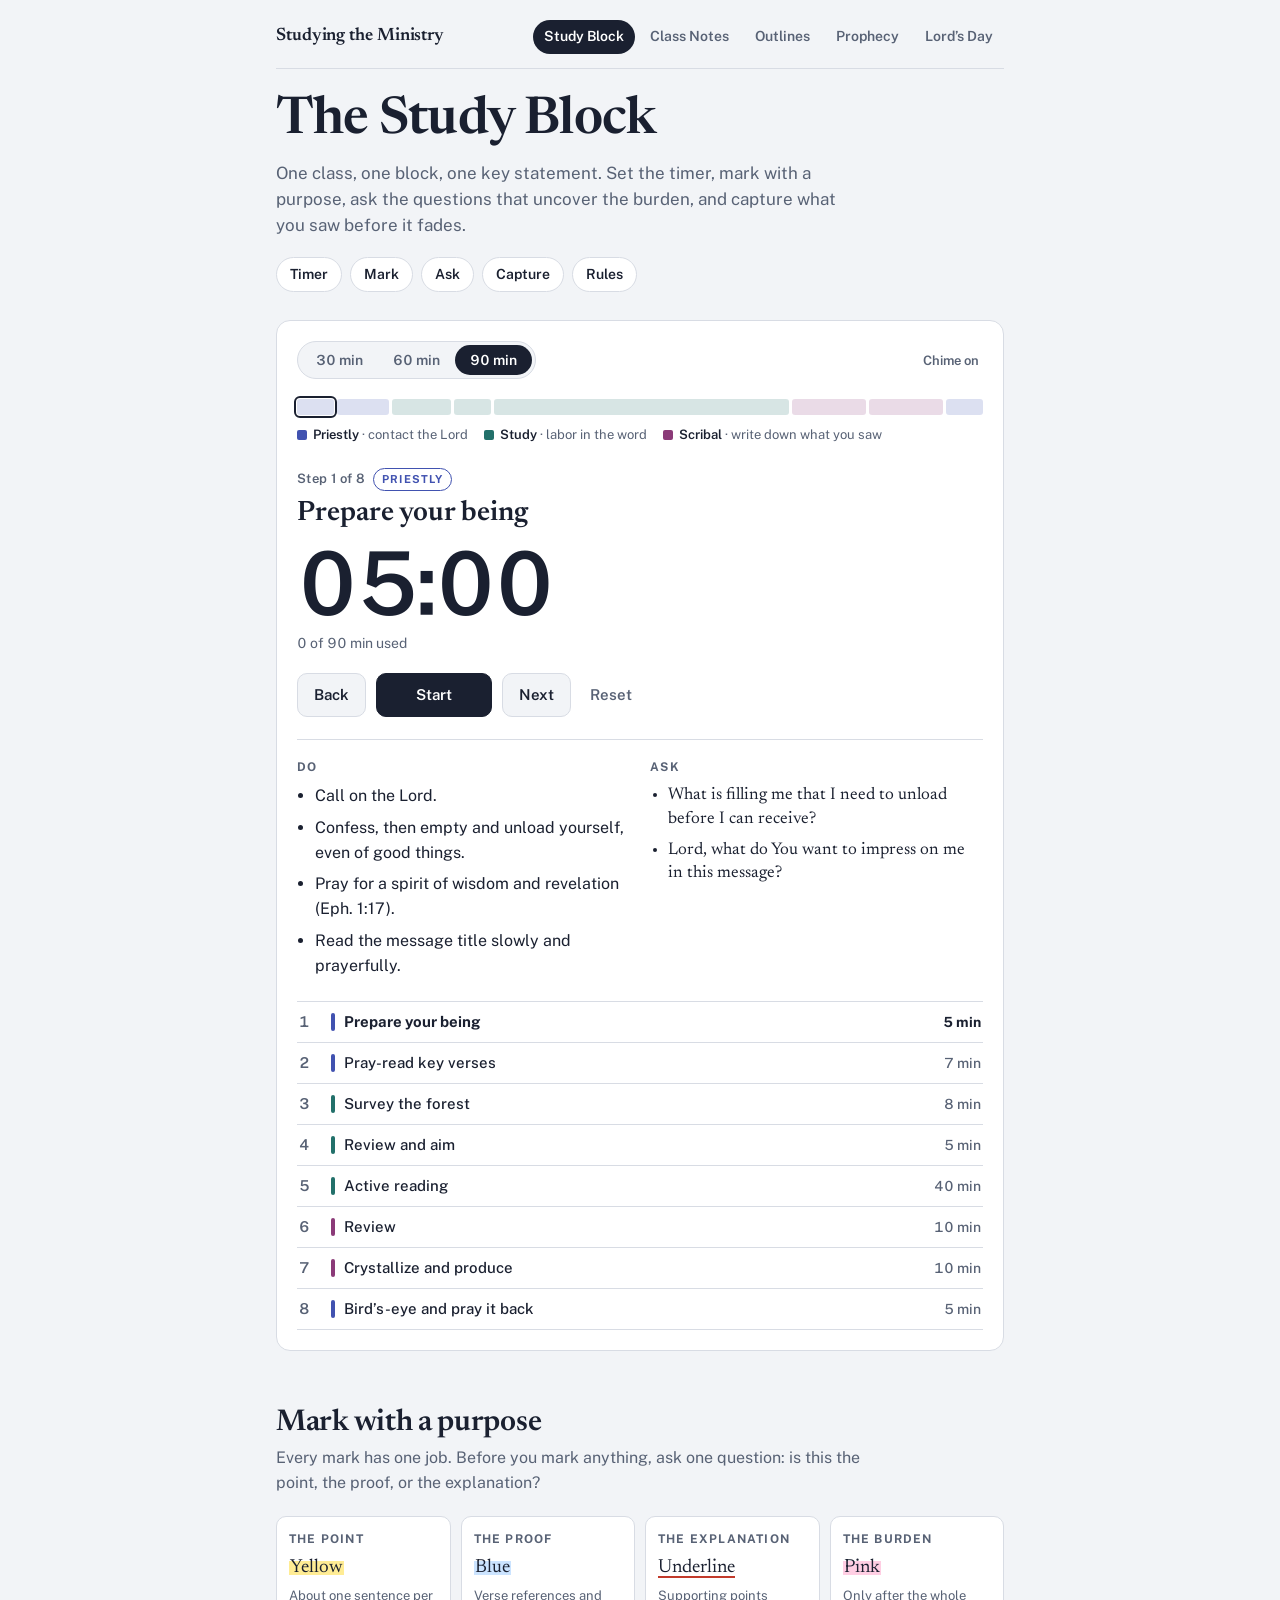
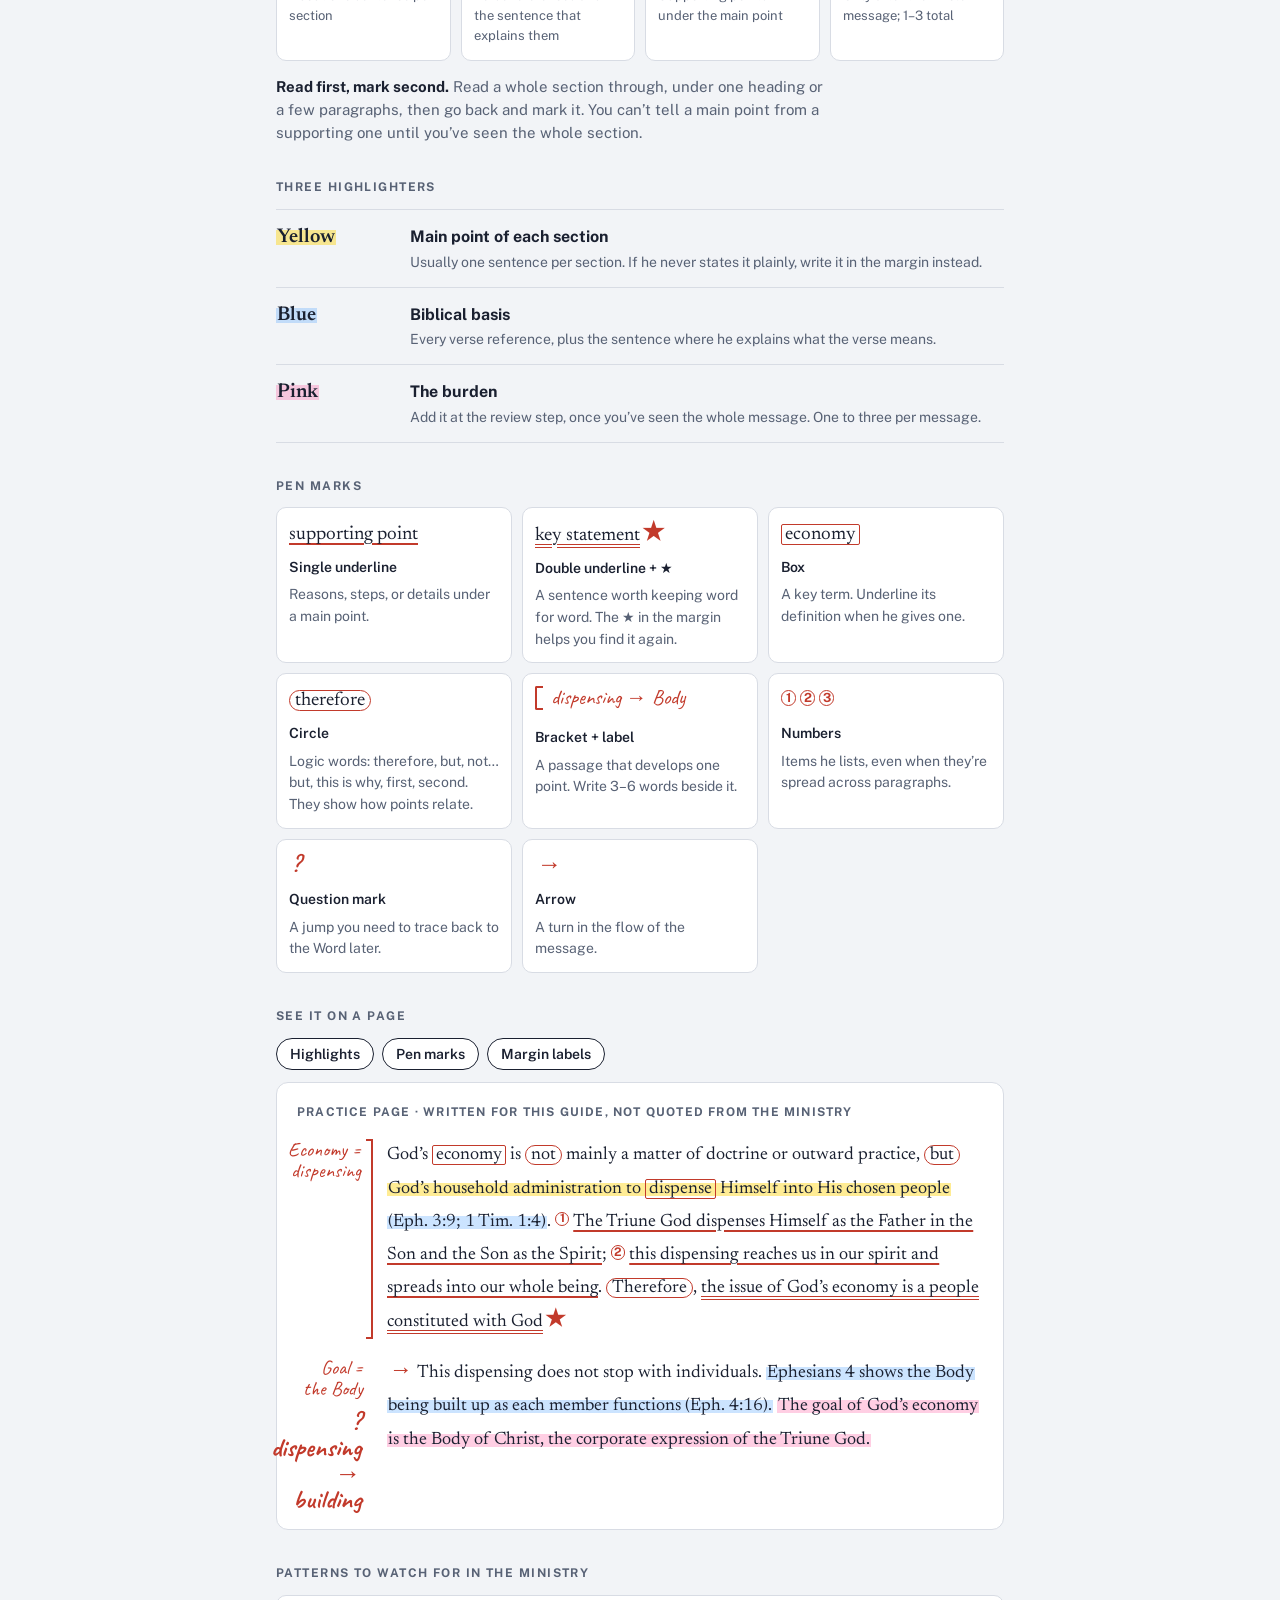
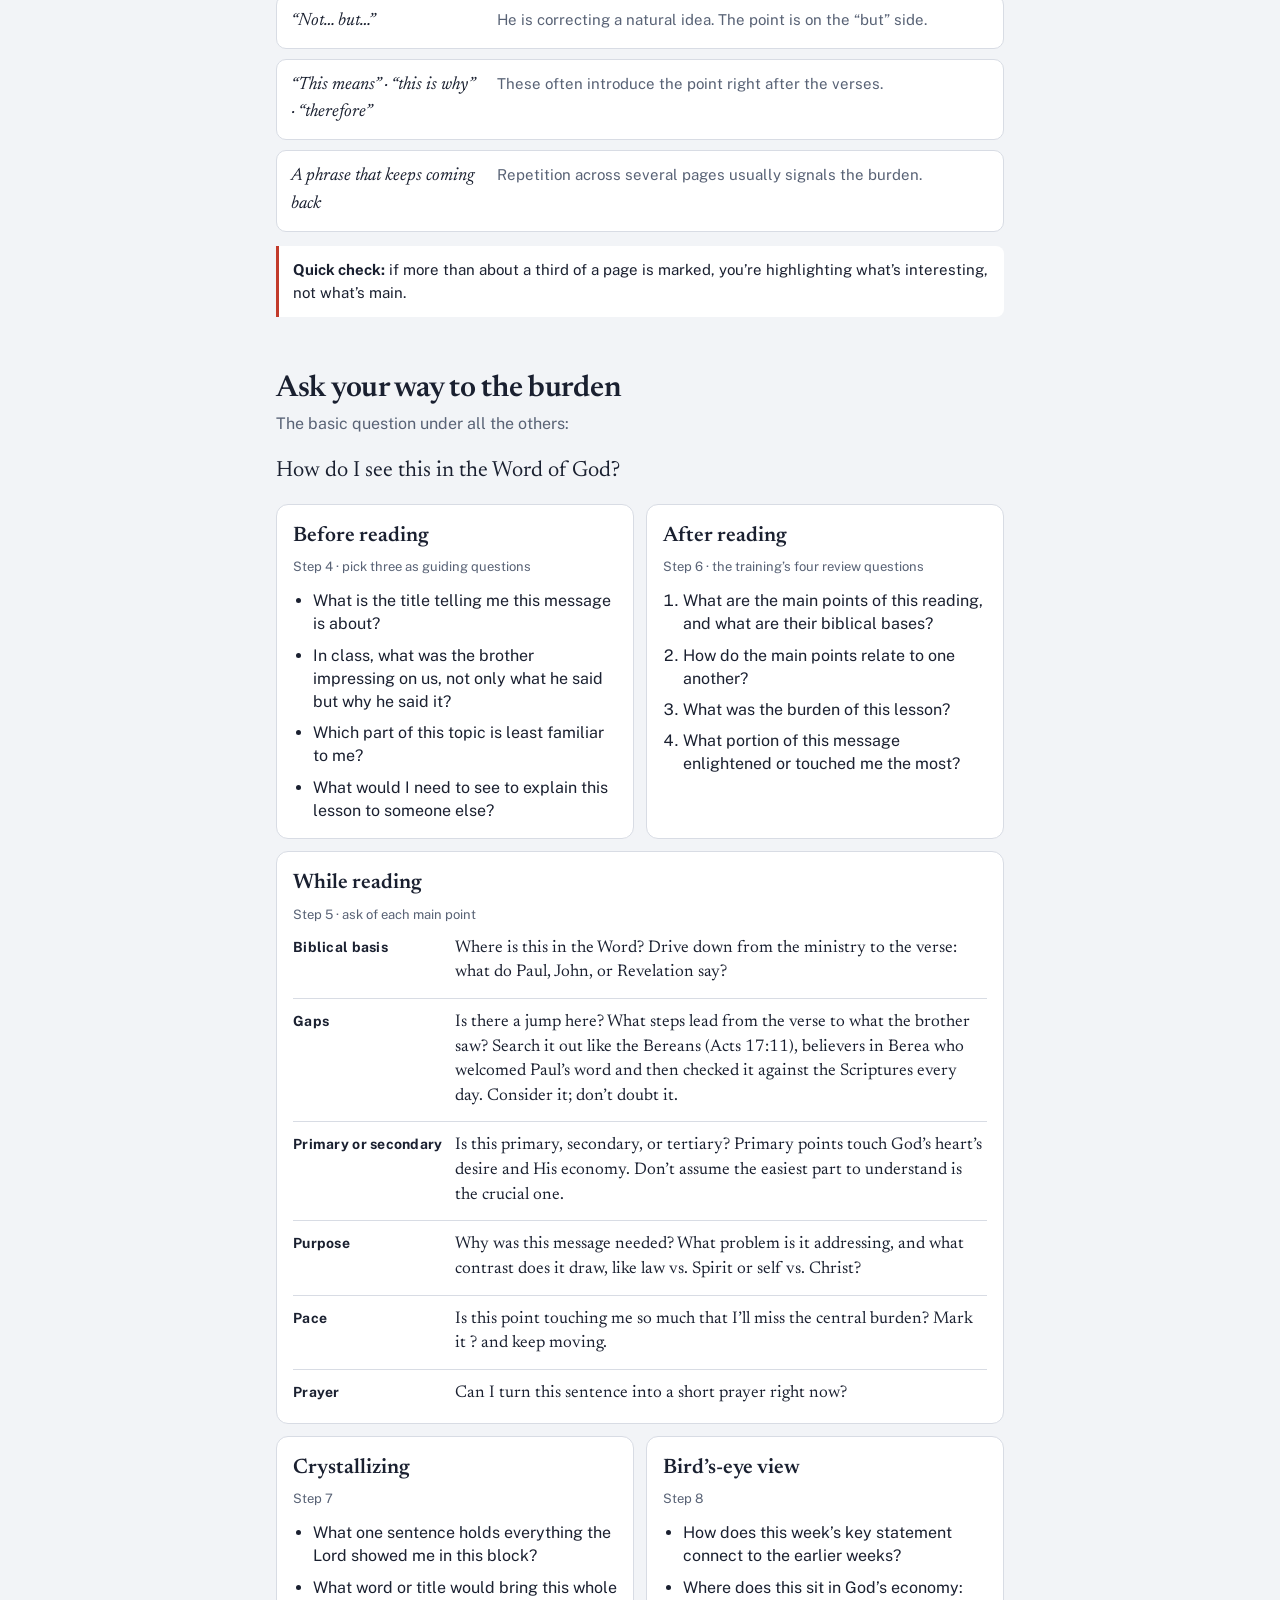
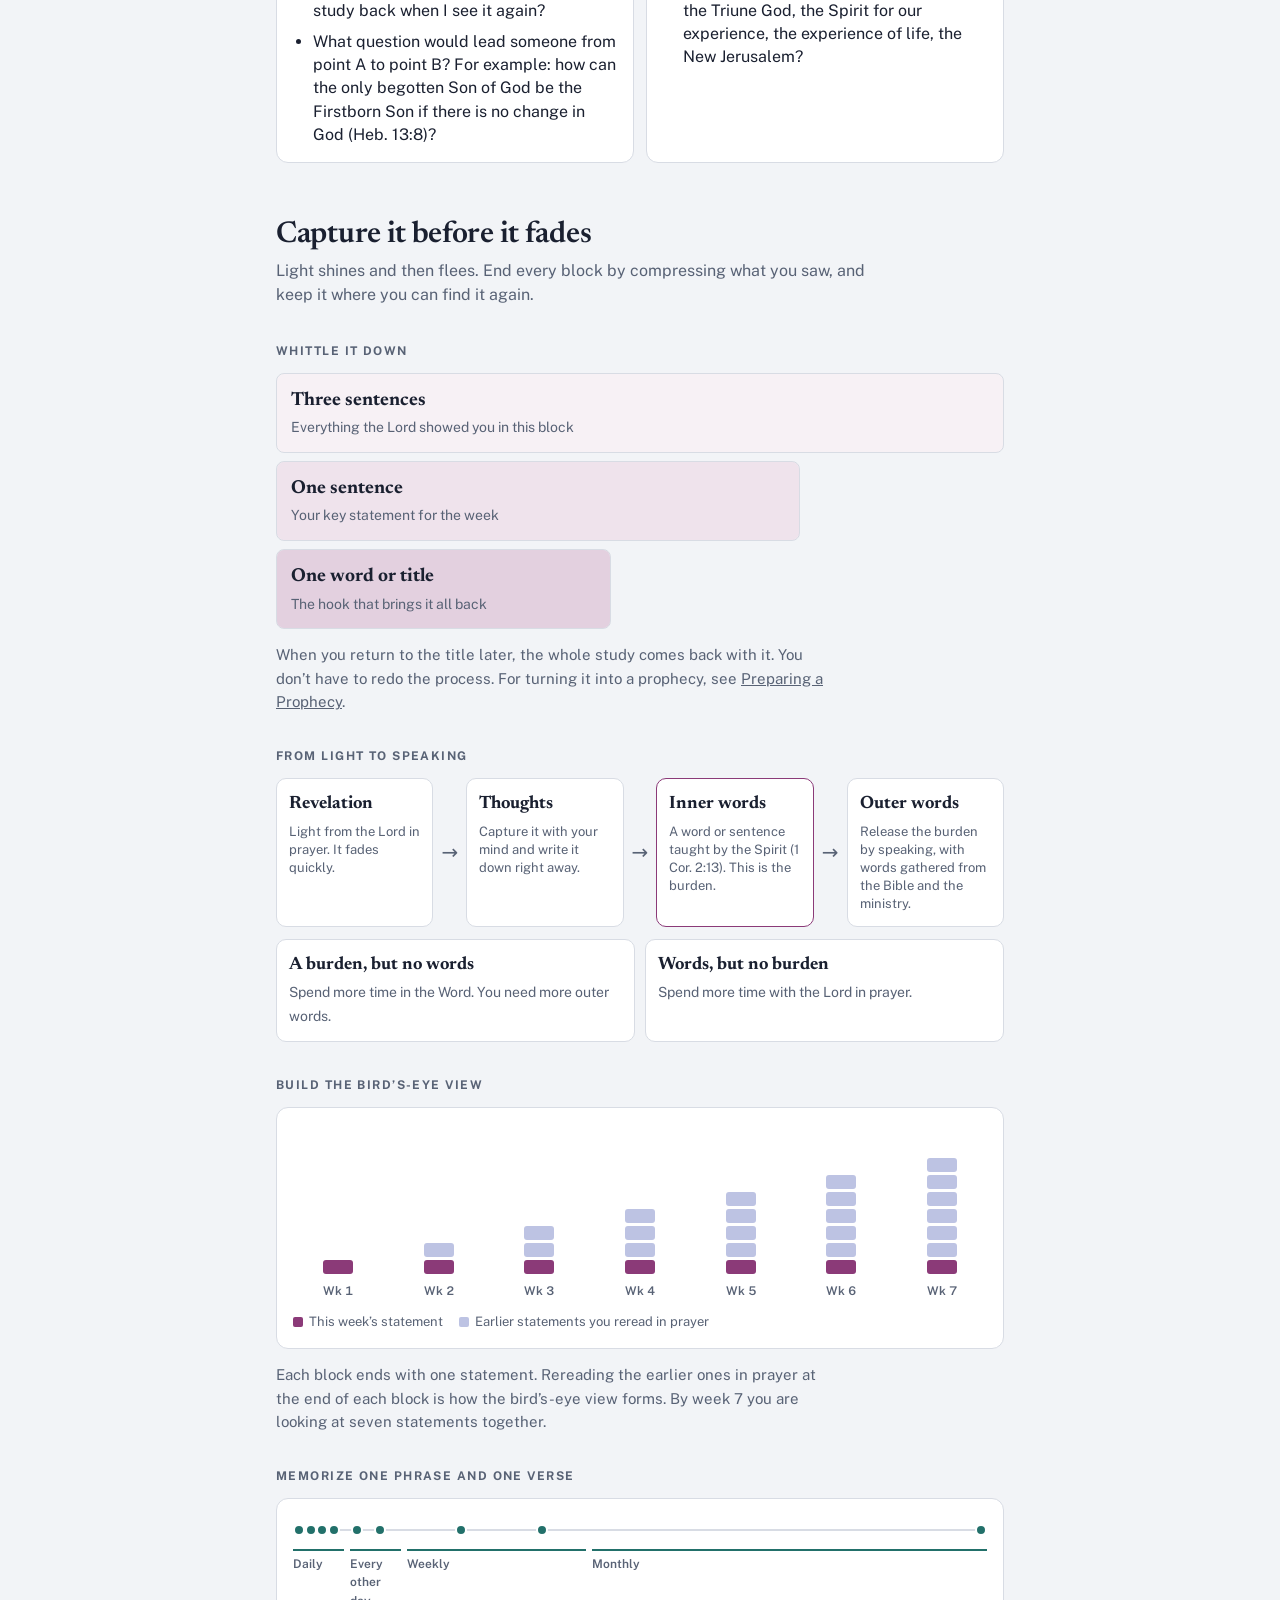
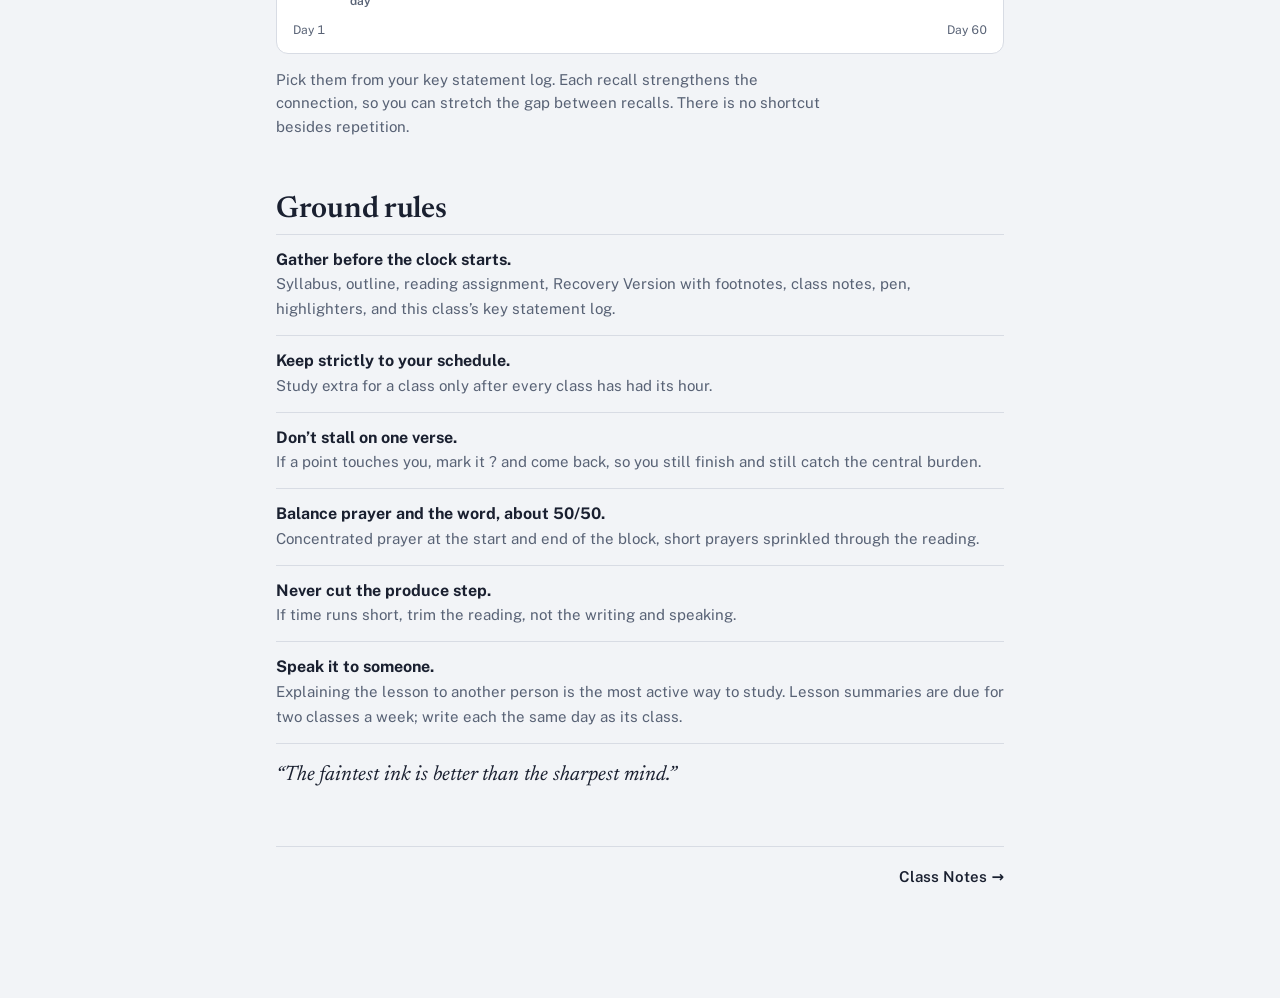
<file: index.html>
<!doctype html>
<html lang="en">
<head>
<meta charset="utf-8">
<meta name="viewport" content="width=device-width, initial-scale=1, viewport-fit=cover">
<title>Studying the Ministry</title>
<link rel="preconnect" href="https://fonts.googleapis.com">
<link rel="preconnect" href="https://fonts.gstatic.com" crossorigin>
<link rel="stylesheet" href="https://fonts.googleapis.com/css2?family=Caveat:wght@500;700&family=Newsreader:ital,opsz,wght@0,6..72,400;0,6..72,600;1,6..72,400&family=Public+Sans:wght@400;500;600;700&display=swap">
<link rel="stylesheet" href="site.css">
<link rel="manifest" href="manifest.webmanifest">
<link rel="apple-touch-icon" href="icons/apple-touch-icon.png">
<link rel="icon" type="image/png" href="icons/icon-192.png">
<meta name="apple-mobile-web-app-title" content="Ministry">
<meta name="theme-color" content="#F2F4F7" media="(prefers-color-scheme: light)">
<meta name="theme-color" content="#11141B" media="(prefers-color-scheme: dark)">
<style>
/* Standalone reset (the artifact viewer supplied these) */
[hidden] { display: none !important; }
body { margin: 0; }
img { max-width: 100%; }
:root { padding-top: env(safe-area-inset-top, 0px); padding-bottom: env(safe-area-inset-bottom, 0px); }

/* Layout: one reading column like a marked study page — the timer is the working tool up top, then the marking key, questions, and capture methods as reference. */
:root {
  --paper: #F2F4F7;
  --sheet: #FFFFFF;
  --ink: #1A2030;
  --muted: #586275;
  --rule: #D8DCE4;
  --pen: #C23A2B;
  --priestly: #4152B0;
  --study: #22706A;
  --scribal: #8B3A78;
  --hl-y: rgba(255, 210, 0, .42);
  --hl-b: rgba(56, 150, 255, .26);
  --hl-p: rgba(255, 80, 155, .28);
  --font-display: "Newsreader", Georgia, "Times New Roman", serif;
  --font-body: "Public Sans", system-ui, -apple-system, "Segoe UI", sans-serif;
  --font-hand: "Caveat", "Segoe Print", "Bradley Hand", cursive;
}
@media (prefers-color-scheme: dark) {
  :root:not([data-theme="light"]) {
    --paper: #11141B; --sheet: #191D27; --ink: #E6E9F0; --muted: #9BA4B6; --rule: #2B3141; --pen: #FF8274;
    --priestly: #95A2FF; --study: #5CC4B9; --scribal: #E592CF;
    --hl-y: rgba(255, 210, 0, .30); --hl-b: rgba(90, 170, 255, .30); --hl-p: rgba(255, 110, 175, .32);
    color-scheme: dark;
  }
}
:root[data-theme="dark"] {
  --paper: #11141B; --sheet: #191D27; --ink: #E6E9F0; --muted: #9BA4B6; --rule: #2B3141; --pen: #FF8274;
  --priestly: #95A2FF; --study: #5CC4B9; --scribal: #E592CF;
  --hl-y: rgba(255, 210, 0, .30); --hl-b: rgba(90, 170, 255, .30); --hl-p: rgba(255, 110, 175, .32);
  color-scheme: dark;
}

* { box-sizing: border-box; }
body { background: var(--paper); color: var(--ink); font-family: var(--font-body); font-size: 16px; line-height: 1.55; }
.wrap {
  max-width: 760px; margin: 0 auto;
  padding-left: max(16px, env(safe-area-inset-left, 0px));
  padding-right: max(16px, env(safe-area-inset-right, 0px));
  padding-block: 20px 110px;
}
a { color: inherit; }
.sr { position: absolute; width: 1px; height: 1px; overflow: hidden; clip: rect(0 0 0 0); white-space: nowrap; }

/* Header */
h1 { font-family: var(--font-display); font-weight: 600; font-size: clamp(36px, 8vw, 52px); line-height: 1.02; margin: 0 0 12px; letter-spacing: -.015em; text-wrap: balance; }
.lede { color: var(--muted); max-width: 56ch; margin: 0; }
nav.jump { display: flex; gap: 8px; flex-wrap: wrap; margin-top: 18px; }
nav.jump a { font-size: 14px; font-weight: 600; text-decoration: none; padding: 6px 13px; border: 1px solid var(--rule); border-radius: 999px; background: var(--sheet); }
nav.jump a:hover { border-color: var(--muted); }

section { margin-top: 56px; scroll-margin-top: 16px; }
h2 { font-family: var(--font-display); font-weight: 600; font-size: 30px; line-height: 1.12; margin: 0 0 6px; text-wrap: balance; letter-spacing: -.01em; }
.section-lede { color: var(--muted); margin: 0 0 20px; max-width: 60ch; }
h3 { font-size: 12px; text-transform: uppercase; letter-spacing: .12em; color: var(--muted); font-weight: 700; margin: 34px 0 12px; }

/* Timer */
.tool { background: var(--sheet); border: 1px solid var(--rule); border-radius: 14px; padding: 20px; margin-top: 26px; }
.tool-top { display: flex; justify-content: space-between; align-items: center; gap: 12px; flex-wrap: wrap; }
.seg-ctl { display: inline-flex; border: 1px solid var(--rule); border-radius: 999px; padding: 3px; background: var(--paper); }
.seg-ctl button { border: 0; background: transparent; font: 600 14px var(--font-body); color: var(--muted); padding: 7px 15px; border-radius: 999px; cursor: pointer; font-variant-numeric: tabular-nums; }
.seg-ctl button[aria-pressed="true"] { background: var(--ink); color: var(--sheet); }
.chime { font: 600 13px var(--font-body); color: var(--muted); background: transparent; border: 0; cursor: pointer; padding: 6px 4px; }
@media (max-width: 420px) {
  .tool { padding: 16px; }
  .seg-ctl button { padding: 7px 11px; }
}

.bar { display: flex; gap: 3px; height: 16px; margin: 20px 0 10px; }
.seg { position: relative; border-radius: 3px; overflow: hidden; min-width: 8px; cursor: pointer; border: 0; padding: 0; background: transparent; }
.seg::before { content: ""; position: absolute; inset: 0; background: var(--c); opacity: .18; }
.seg .fill { position: absolute; inset: 0 auto 0 0; width: 0; background: var(--c); }
.seg.current { outline: 2px solid var(--ink); outline-offset: 1px; }
.g-priestly { --c: var(--priestly); }
.g-study { --c: var(--study); }
.g-scribal { --c: var(--scribal); }
.legend { display: flex; gap: 6px 16px; flex-wrap: wrap; font-size: 13px; color: var(--muted); margin: 0; padding: 0; list-style: none; }
.legend li::before { content: ""; display: inline-block; width: 10px; height: 10px; border-radius: 2px; background: var(--c); margin-right: 6px; vertical-align: -1px; }
.legend b { color: var(--ink); font-weight: 600; }

.now { margin-top: 22px; }
.now .meta { font-size: 13px; color: var(--muted); font-weight: 600; letter-spacing: .03em; display: flex; gap: 8px; align-items: center; flex-wrap: wrap; }
.pill { font-size: 11px; font-weight: 700; letter-spacing: .1em; text-transform: uppercase; padding: 2px 8px; border-radius: 999px; color: var(--c); border: 1px solid var(--c); }
.now .name { font-family: var(--font-display); font-size: 28px; font-weight: 600; line-height: 1.15; margin: 6px 0 0; text-wrap: balance; }
.clock { font-variant-numeric: tabular-nums; font-size: clamp(60px, 17vw, 88px); font-weight: 600; letter-spacing: -.03em; line-height: 1; margin: 10px 0 6px; }
.overall { font-size: 14px; color: var(--muted); font-variant-numeric: tabular-nums; margin: 0; }

.controls { display: flex; gap: 10px; margin-top: 18px; flex-wrap: wrap; align-items: center; }
.btn { font: 600 15px var(--font-body); border-radius: 10px; padding: 10px 16px; border: 1px solid var(--rule); background: var(--paper); color: var(--ink); cursor: pointer; min-height: 44px; }
.btn.primary { background: var(--ink); color: var(--sheet); border-color: var(--ink); min-width: 116px; }
.btn.text { background: transparent; border-color: transparent; color: var(--muted); padding-inline: 8px; }
.btn:hover { border-color: var(--muted); }
.btn.primary:hover { opacity: .9; }
button:focus-visible, a:focus-visible { outline: 2px solid var(--priestly); outline-offset: 2px; }

.detail { display: grid; grid-template-columns: 1fr 1fr; gap: 20px; margin-top: 22px; padding-top: 18px; border-top: 1px solid var(--rule); }
.detail > div { min-width: 0; }
.detail h4 { margin: 0 0 8px; font-size: 12px; letter-spacing: .12em; text-transform: uppercase; color: var(--muted); }
.detail ul { margin: 0; padding-left: 18px; display: grid; gap: 7px; }
.detail .ask li { font-family: var(--font-display); font-size: 17px; line-height: 1.4; }
.pace { margin-top: 16px; font-size: 14px; padding: 10px 12px; border-radius: 8px; background: var(--paper); border: 1px dashed var(--rule); }
@media (max-width: 560px) { .detail { grid-template-columns: 1fr; } }

.steps { list-style: none; margin: 22px 0 0; padding: 0; border-top: 1px solid var(--rule); }
.steps button { width: 100%; display: grid; grid-template-columns: 22px 1fr auto; gap: 10px; align-items: center; padding: 11px 2px; border: 0; border-bottom: 1px solid var(--rule); background: transparent; color: var(--ink); font: 500 15px var(--font-body); text-align: left; cursor: pointer; }
.steps .n { font-variant-numeric: tabular-nums; color: var(--muted); font-weight: 600; }
.steps .nm { display: flex; align-items: center; gap: 9px; min-width: 0; }
.steps .nm::before { content: ""; flex: none; width: 4px; height: 18px; border-radius: 2px; background: var(--c); }
.steps .mins { font-variant-numeric: tabular-nums; color: var(--muted); font-size: 14px; white-space: nowrap; }
.steps li.is-current button { font-weight: 700; }
.steps li.is-current .mins { color: var(--ink); }
.steps li.is-off button { color: var(--muted); cursor: default; }
.steps li.is-off .nm::before { opacity: .35; }

/* Marking key */
.triage { display: grid; grid-template-columns: repeat(4, minmax(0, 1fr)); gap: 10px; }
@media (max-width: 640px) { .triage { grid-template-columns: repeat(2, minmax(0, 1fr)); } }
.tri { background: var(--sheet); border: 1px solid var(--rule); border-radius: 10px; padding: 13px 12px; }
.tri .q { font-size: 12px; text-transform: uppercase; letter-spacing: .1em; color: var(--muted); font-weight: 700; }
.tri .a { margin-top: 8px; font-family: var(--font-display); font-size: 19px; line-height: 1.25; }
.tri .w { margin-top: 6px; font-size: 13px; color: var(--muted); }
.note { margin-top: 14px; font-size: 15px; color: var(--muted); max-width: 62ch; }
.note b { color: var(--ink); }

.swatches { display: grid; gap: 0; border-top: 1px solid var(--rule); }
.sw { display: grid; grid-template-columns: 120px 1fr; gap: 14px; padding: 12px 0; border-bottom: 1px solid var(--rule); align-items: baseline; }
.sw .word { font-family: var(--font-display); font-size: 20px; font-weight: 600; }
.sw .use { min-width: 0; }
.sw .use b { display: block; }
.sw .use span { color: var(--muted); font-size: 14px; }
@media (max-width: 420px) { .sw { grid-template-columns: 96px 1fr; } }

.marks { display: grid; grid-template-columns: repeat(auto-fill, minmax(min(100%, 220px), 1fr)); gap: 10px; }
.mk { background: var(--sheet); border: 1px solid var(--rule); border-radius: 10px; padding: 12px; display: grid; gap: 6px; align-content: start; }
.mk .ex { font-family: var(--font-display); font-size: 19px; line-height: 1.6; min-height: 30px; }
.mk .lbl { font-weight: 600; font-size: 14px; }
.mk .why { color: var(--muted); font-size: 14px; }
.brk { display: inline-flex; align-items: stretch; gap: 8px; }
.brk i { width: 8px; border: 2px solid var(--pen); border-right: 0; border-radius: 2px 0 0 2px; }
.brk span { font-family: var(--font-hand); color: var(--pen); font-size: 21px; line-height: 1.1; }

/* Marks (shared) */
.hl-y, .hl-b, .hl-p { -webkit-box-decoration-break: clone; box-decoration-break: clone; padding: 0 1px; }
.hl-y { background: linear-gradient(transparent 16%, var(--hl-y) 16%, var(--hl-y) 90%, transparent 90%); }
.hl-b { background: linear-gradient(transparent 16%, var(--hl-b) 16%, var(--hl-b) 90%, transparent 90%); }
.hl-p { background: linear-gradient(transparent 16%, var(--hl-p) 16%, var(--hl-p) 90%, transparent 90%); }
.u1 { text-decoration: underline 1.5px var(--pen); text-underline-offset: 4px; }
.u2 { text-decoration: underline double var(--pen); text-underline-offset: 4px; }
.bx { border: 1.5px solid var(--pen); border-radius: 2px; padding: 0 3px; -webkit-box-decoration-break: clone; box-decoration-break: clone; }
.cir { border: 1.5px solid var(--pen); border-radius: 999px; padding: 0 5px; }
.num { display: inline-flex; align-items: center; justify-content: center; width: 1.2em; height: 1.2em; border: 1.5px solid var(--pen); border-radius: 50%; color: var(--pen); font: 700 .66em/1 var(--font-body); vertical-align: .3em; margin-right: 4px; }
.star, .arrow, .qm { font-family: var(--font-hand); color: var(--pen); font-weight: 700; font-size: 1.3em; line-height: 1; margin: 0 2px; }

/* Practice page */
.layers { display: flex; gap: 8px; flex-wrap: wrap; margin-bottom: 12px; }
.layer { font: 600 14px var(--font-body); padding: 7px 13px; border-radius: 999px; border: 1px solid var(--rule); background: var(--sheet); color: var(--muted); cursor: pointer; }
.layer[aria-pressed="true"] { color: var(--ink); border-color: var(--ink); }
.page { background: var(--sheet); border: 1px solid var(--rule); border-radius: 12px; padding: 20px 20px 16px 0; display: grid; gap: 18px; }
.page .tag { padding-left: 20px; font-size: 12px; letter-spacing: .1em; text-transform: uppercase; color: var(--muted); font-weight: 700; }
.row { display: grid; grid-template-columns: 96px minmax(0, 1fr); gap: 14px; }
.margin { font-family: var(--font-hand); color: var(--pen); font-size: 20px; line-height: 1.05; text-align: right; padding-right: 10px; display: flex; flex-direction: column; gap: 10px; align-items: flex-end; }
.margin.bracket { border-right: 2px solid var(--pen); position: relative; }
.margin.bracket::before, .margin.bracket::after { content: ""; position: absolute; right: -2px; width: 7px; height: 2px; background: var(--pen); }
.margin.bracket::before { top: 0; }
.margin.bracket::after { bottom: 0; }
.txt { margin: 0; font-family: var(--font-display); font-size: 18px; line-height: 1.85; }
.page:not(.show-hl) .hl-y, .page:not(.show-hl) .hl-b, .page:not(.show-hl) .hl-p { background: none; }
.page:not(.show-pen) .u1, .page:not(.show-pen) .u2 { text-decoration: none; }
.page:not(.show-pen) .bx, .page:not(.show-pen) .cir, .page:not(.show-pen) .num { border-color: transparent; }
.page:not(.show-pen) .num, .page:not(.show-pen) .star, .page:not(.show-pen) .arrow { visibility: hidden; }
.page:not(.show-margin) .margin { visibility: hidden; }
@media (max-width: 480px) {
  .row { grid-template-columns: 70px minmax(0, 1fr); gap: 10px; }
  .margin { font-size: 17px; padding-right: 8px; }
  .txt { font-size: 17px; }
  .page { padding-right: 14px; }
}

.patterns { display: grid; gap: 10px; margin: 0; padding: 0; list-style: none; }
.patterns li { background: var(--sheet); border: 1px solid var(--rule); border-radius: 10px; padding: 12px 14px; display: grid; grid-template-columns: minmax(0, 190px) minmax(0, 1fr); gap: 4px 16px; }
.patterns .p { font-family: var(--font-display); font-size: 18px; font-style: italic; }
.patterns .m { color: var(--muted); font-size: 15px; }
@media (max-width: 520px) { .patterns li { grid-template-columns: 1fr; } }
.check { margin-top: 14px; padding: 12px 14px; border-left: 3px solid var(--pen); background: var(--sheet); border-radius: 0 8px 8px 0; font-size: 15px; }

/* Questions */
.qgrid { display: grid; grid-template-columns: repeat(2, minmax(0, 1fr)); gap: 12px; }
@media (max-width: 620px) { .qgrid { grid-template-columns: 1fr; } }
.qcard { background: var(--sheet); border: 1px solid var(--rule); border-radius: 12px; padding: 16px; min-width: 0; }
.qcard.wide { grid-column: 1 / -1; }
.qcard h4 { margin: 0 0 4px; font-family: var(--font-display); font-size: 21px; font-weight: 600; }
.qcard .when { font-size: 13px; color: var(--muted); margin: 0 0 12px; }
.qcard ul, .qcard ol { margin: 0; padding-left: 20px; display: grid; gap: 8px; }
.qcard li { line-height: 1.45; }
.qdl { margin: 0; display: grid; gap: 12px; }
.qdl div { display: grid; grid-template-columns: 150px minmax(0, 1fr); gap: 12px; padding-bottom: 12px; border-bottom: 1px solid var(--rule); }
.qdl div:last-child { border-bottom: 0; padding-bottom: 0; }
.qdl dt { font-weight: 700; font-size: 14px; letter-spacing: .02em; }
.qdl dd { margin: 0; font-family: var(--font-display); font-size: 17px; line-height: 1.45; }
@media (max-width: 520px) { .qdl div { grid-template-columns: 1fr; gap: 2px; } }
.basic { font-family: var(--font-display); font-size: 22px; line-height: 1.3; margin: 0 0 18px; max-width: 34ch; text-wrap: balance; }

/* Capture */
.ladder { display: grid; gap: 8px; }
.rung { border-radius: 8px; padding: 12px 14px; color: var(--ink); background: var(--sheet); border: 1px solid var(--rule); position: relative; overflow: hidden; min-width: 0; }
.rung::before { content: ""; position: absolute; inset: 0; background: var(--scribal); opacity: var(--o); }
.rung > * { position: relative; }
.rung b { display: block; font-family: var(--font-display); font-size: 19px; }
.rung span { font-size: 14px; color: var(--muted); }
.r1 { width: 100%; --o: .07; }
.r2 { width: 72%; --o: .14; }
.r3 { width: 46%; --o: .24; }
@media (max-width: 480px) { .r2 { width: 84%; } .r3 { width: 64%; } }

.flow { display: grid; grid-template-columns: repeat(7, auto); align-items: stretch; gap: 8px; }
.fstep { background: var(--sheet); border: 1px solid var(--rule); border-radius: 10px; padding: 12px; min-width: 0; }
.fstep b { display: block; font-family: var(--font-display); font-size: 18px; margin-bottom: 4px; }
.fstep span { font-size: 13px; color: var(--muted); line-height: 1.4; display: block; }
.fstep.burden { border-color: var(--scribal); }
.farrow { align-self: center; color: var(--muted); font-size: 20px; }
.farrow::before { content: "→"; }
@media (max-width: 700px) {
  .flow { grid-template-columns: 1fr; }
  .farrow { justify-self: center; }
  .farrow::before { content: "↓"; }
}
.diag { display: grid; grid-template-columns: repeat(2, minmax(0, 1fr)); gap: 10px; margin-top: 12px; }
.diag div { background: var(--sheet); border: 1px solid var(--rule); border-radius: 10px; padding: 12px; }
.diag b { display: block; font-family: var(--font-display); font-size: 18px; }
.diag span { font-size: 14px; color: var(--muted); }
@media (max-width: 480px) { .diag { grid-template-columns: 1fr; } }

.stairs-wrap { background: var(--sheet); border: 1px solid var(--rule); border-radius: 12px; padding: 16px; }
.stairs { display: flex; align-items: flex-end; gap: 10px; height: 150px; }
.wk { display: flex; flex-direction: column-reverse; gap: 3px; align-items: center; flex: 1; min-width: 0; }
.wk i { display: block; width: 100%; max-width: 30px; height: 14px; border-radius: 3px; background: var(--priestly); opacity: .35; }
.wk i:first-child { opacity: 1; background: var(--scribal); }
.wklabels { display: flex; gap: 10px; margin-top: 8px; }
.wklabels span { flex: 1; text-align: center; font-size: 12px; color: var(--muted); font-variant-numeric: tabular-nums; font-weight: 600; }
.stairs-key { display: flex; gap: 6px 16px; flex-wrap: wrap; margin: 12px 0 0; padding: 0; list-style: none; font-size: 13px; color: var(--muted); }
.stairs-key li::before { content: ""; display: inline-block; width: 10px; height: 10px; border-radius: 2px; margin-right: 6px; vertical-align: -1px; background: var(--k); opacity: var(--ko, 1); }

.cadence { background: var(--sheet); border: 1px solid var(--rule); border-radius: 12px; padding: 18px 16px 14px; }
.track { position: relative; height: 26px; margin: 0 6px; }
.track::before { content: ""; position: absolute; left: 0; right: 0; top: 12px; height: 2px; background: var(--rule); }
.track i { position: absolute; top: 7px; width: 12px; height: 12px; margin-left: -6px; border-radius: 50%; background: var(--study); border: 2px solid var(--sheet); }
.phases { display: grid; grid-template-columns: 4fr 4fr 14fr 31fr; gap: 6px; margin-top: 6px; font-size: 12px; color: var(--muted); font-weight: 600; }
.phases span { border-top: 2px solid var(--study); padding-top: 4px; min-width: 0; }
.axis { display: flex; justify-content: space-between; font-size: 12px; color: var(--muted); margin-top: 10px; font-variant-numeric: tabular-nums; }

.rules { list-style: none; margin: 0; padding: 0; display: grid; gap: 0; border-top: 1px solid var(--rule); }
.rules li { padding: 13px 0; border-bottom: 1px solid var(--rule); }
.rules b { display: block; }
.rules span { color: var(--muted); font-size: 15px; }
blockquote { margin: 18px 0 0; font-family: var(--font-display); font-style: italic; font-size: 21px; line-height: 1.35; }
blockquote cite { display: block; font-style: normal; font-family: var(--font-body); font-size: 13px; color: var(--muted); margin-top: 6px; }


/* Floating mini timer */
.mini { position: fixed; left: 50%; transform: translateX(-50%); bottom: calc(14px + env(safe-area-inset-bottom, 0px)); background: var(--ink); color: var(--sheet); border-radius: 999px; padding: 10px 18px; font: 600 15px var(--font-body); display: flex; gap: 10px; align-items: center; border: 0; cursor: pointer; max-width: calc(100% - 32px); box-shadow: 0 6px 20px rgba(0,0,0,.18); z-index: 20; }
.mini .t { font-variant-numeric: tabular-nums; }
.mini .s { white-space: nowrap; overflow: hidden; text-overflow: ellipsis; opacity: .8; font-weight: 500; }

@media (prefers-reduced-motion: no-preference) {
  .seg .fill { transition: width .25s linear; }
}
</style>
</head>
<body>
<div class="wrap">
  <nav class="site-nav" aria-label="Site">
    <a class="brand" href="index.html">Studying the Ministry</a>
    <ul>
      <li><a href="index.html" aria-current="page">Study Block</a></li>
      <li><a href="class-notes.html">Class Notes</a></li>
      <li><a href="outlines.html">Outlines</a></li>
      <li><a href="prophecy.html">Prophecy</a></li>
      <li><a href="lords-day.html">Lord’s Day</a></li>
    </ul>
  </nav>

  <header>
    <h1>The Study Block</h1>
    <p class="lede">One class, one block, one key statement. Set the timer, mark with a purpose, ask the questions that uncover the burden, and capture what you saw before it fades.</p>
    <nav class="jump" aria-label="Sections">
      <a href="#timer">Timer</a>
      <a href="#mark">Mark</a>
      <a href="#ask">Ask</a>
      <a href="#capture">Capture</a>
      <a href="#rules">Rules</a>
    </nav>
  </header>

  <!-- TIMER -->
  <section id="timer" style="margin-top:28px">
    <div class="tool" id="tool">
      <div class="tool-top">
        <div class="seg-ctl" role="group" aria-label="Block length">
          <button type="button" id="len30" aria-pressed="false">30 min</button>
          <button type="button" id="len60" aria-pressed="false">60 min</button>
          <button type="button" id="len90" aria-pressed="true">90 min</button>
        </div>
        <button type="button" class="chime" id="chime" aria-pressed="true">Chime on</button>
      </div>

      <div class="bar" id="bar" aria-hidden="true"></div>
      <ul class="legend">
        <li class="g-priestly"><b>Priestly</b> · contact the Lord</li>
        <li class="g-study"><b>Study</b> · labor in the word</li>
        <li class="g-scribal"><b>Scribal</b> · write down what you saw</li>
      </ul>

      <div class="now">
        <div class="meta"><span id="stepOf">Step 1 of 8</span><span class="pill g-priestly" id="stepGroup">Priestly</span></div>
        <p class="name" id="stepName">Prepare your being</p>
        <div class="clock" id="clock">05:00</div>
        <p class="overall" id="overall">0 of 90 min used</p>
      </div>

      <div class="controls">
        <button type="button" class="btn" id="back" aria-label="Previous step">Back</button>
        <button type="button" class="btn primary" id="startBtn">Start</button>
        <button type="button" class="btn" id="next" aria-label="Next step">Next</button>
        <button type="button" class="btn text" id="reset">Reset</button>
      </div>

      <div class="detail" id="detail">
        <div><h4>Do</h4><ul id="doList"></ul></div>
        <div><h4>Ask</h4><ul class="ask" id="askList"></ul></div>
      </div>
      <div class="pace" id="pace" hidden></div>

      <ol class="steps" id="steps" aria-label="All steps"></ol>
      <p class="sr" aria-live="polite" id="live"></p>
    </div>
  </section>

  <!-- MARK -->
  <section id="mark">
    <h2>Mark with a purpose</h2>
    <p class="section-lede">Every mark has one job. Before you mark anything, ask one question: is this the point, the proof, or the explanation?</p>

    <div class="triage">
      <div class="tri"><div class="q">The point</div><div class="a"><span class="hl-y">Yellow</span></div><div class="w">About one sentence per section</div></div>
      <div class="tri"><div class="q">The proof</div><div class="a"><span class="hl-b">Blue</span></div><div class="w">Verse references and the sentence that explains them</div></div>
      <div class="tri"><div class="q">The explanation</div><div class="a"><span class="u1">Underline</span></div><div class="w">Supporting points under the main point</div></div>
      <div class="tri"><div class="q">The burden</div><div class="a"><span class="hl-p">Pink</span></div><div class="w">Only after the whole message; 1–3 total</div></div>
    </div>
    <p class="note"><b>Read first, mark second.</b> Read a whole section through, under one heading or a few paragraphs, then go back and mark it. You can’t tell a main point from a supporting one until you’ve seen the whole section.</p>

    <h3>Three highlighters</h3>
    <div class="swatches">
      <div class="sw"><div class="word"><span class="hl-y">Yellow</span></div><div class="use"><b>Main point of each section</b><span>Usually one sentence per section. If he never states it plainly, write it in the margin instead.</span></div></div>
      <div class="sw"><div class="word"><span class="hl-b">Blue</span></div><div class="use"><b>Biblical basis</b><span>Every verse reference, plus the sentence where he explains what the verse means.</span></div></div>
      <div class="sw"><div class="word"><span class="hl-p">Pink</span></div><div class="use"><b>The burden</b><span>Add it at the review step, once you’ve seen the whole message. One to three per message.</span></div></div>
    </div>

    <h3>Pen marks</h3>
    <div class="marks">
      <div class="mk"><div class="ex"><span class="u1">supporting point</span></div><div class="lbl">Single underline</div><div class="why">Reasons, steps, or details under a main point.</div></div>
      <div class="mk"><div class="ex"><span class="u2">key statement</span><span class="star">★</span></div><div class="lbl">Double underline + ★</div><div class="why">A sentence worth keeping word for word. The ★ in the margin helps you find it again.</div></div>
      <div class="mk"><div class="ex"><span class="bx">economy</span></div><div class="lbl">Box</div><div class="why">A key term. Underline its definition when he gives one.</div></div>
      <div class="mk"><div class="ex"><span class="cir">therefore</span></div><div class="lbl">Circle</div><div class="why">Logic words: therefore, but, not…but, this is why, first, second. They show how points relate.</div></div>
      <div class="mk"><div class="ex"><span class="brk"><i></i><span>dispensing → Body</span></span></div><div class="lbl">Bracket + label</div><div class="why">A passage that develops one point. Write 3–6 words beside it.</div></div>
      <div class="mk"><div class="ex"><span class="num">1</span><span class="num">2</span><span class="num">3</span></div><div class="lbl">Numbers</div><div class="why">Items he lists, even when they’re spread across paragraphs.</div></div>
      <div class="mk"><div class="ex"><span class="qm">?</span></div><div class="lbl">Question mark</div><div class="why">A jump you need to trace back to the Word later.</div></div>
      <div class="mk"><div class="ex"><span class="arrow">→</span></div><div class="lbl">Arrow</div><div class="why">A turn in the flow of the message.</div></div>
    </div>

    <h3>See it on a page</h3>
    <div class="layers" role="group" aria-label="Show marking layers">
      <button type="button" class="layer" data-layer="show-hl" aria-pressed="true">Highlights</button>
      <button type="button" class="layer" data-layer="show-pen" aria-pressed="true">Pen marks</button>
      <button type="button" class="layer" data-layer="show-margin" aria-pressed="true">Margin labels</button>
    </div>
    <div class="page show-hl show-pen show-margin" id="page">
      <div class="tag">Practice page · written for this guide, not quoted from the ministry</div>
      <div class="row">
        <div class="margin bracket"><span>Economy =<br>dispensing</span></div>
        <p class="txt">God’s <span class="bx">economy</span> is <span class="cir">not</span> mainly a matter of doctrine or outward practice, <span class="cir">but</span> <span class="hl-y">God’s household administration to <span class="bx">dispense</span> Himself into His chosen people</span> <span class="hl-b">(Eph. 3:9; 1 Tim. 1:4)</span>. <span class="num">1</span><span class="u1">The Triune God dispenses Himself as the Father in the Son and the Son as the Spirit</span>; <span class="num">2</span><span class="u1">this dispensing reaches us in our spirit and spreads into our whole being</span>. <span class="cir">Therefore</span>, <span class="u2">the issue of God’s economy is a people constituted with God</span><span class="star">★</span></p>
      </div>
      <div class="row">
        <div class="margin"><span>Goal =<br>the Body</span><span class="qm">? dispensing → building</span></div>
        <p class="txt"><span class="arrow">→</span> This dispensing does not stop with individuals. <span class="hl-b">Ephesians 4 shows the Body being built up as each member functions (Eph. 4:16).</span> <span class="hl-p">The goal of God’s economy is the Body of Christ, the corporate expression of the Triune God.</span></p>
      </div>
    </div>

    <h3>Patterns to watch for in the ministry</h3>
    <ul class="patterns">
      <li><span class="p">“Not… but…”</span><span class="m">He is correcting a natural idea. The point is on the “but” side.</span></li>
      <li><span class="p">“This means” · “this is why” · “therefore”</span><span class="m">These often introduce the point right after the verses.</span></li>
      <li><span class="p">A phrase that keeps coming back</span><span class="m">Repetition across several pages usually signals the burden.</span></li>
    </ul>
    <div class="check"><b>Quick check:</b> if more than about a third of a page is marked, you’re highlighting what’s interesting, not what’s main.</div>
  </section>

  <!-- ASK -->
  <section id="ask">
    <h2>Ask your way to the burden</h2>
    <p class="section-lede">The basic question under all the others:</p>
    <p class="basic">How do I see this in the Word of God?</p>

    <div class="qgrid">
      <div class="qcard">
        <h4>Before reading</h4>
        <p class="when">Step 4 · pick three as guiding questions</p>
        <ul>
          <li>What is the title telling me this message is about?</li>
          <li>In class, what was the brother impressing on us, not only what he said but why he said it?</li>
          <li>Which part of this topic is least familiar to me?</li>
          <li>What would I need to see to explain this lesson to someone else?</li>
        </ul>
      </div>
      <div class="qcard">
        <h4>After reading</h4>
        <p class="when">Step 6 · the training’s four review questions</p>
        <ol>
          <li>What are the main points of this reading, and what are their biblical bases?</li>
          <li>How do the main points relate to one another?</li>
          <li>What was the burden of this lesson?</li>
          <li>What portion of this message enlightened or touched me the most?</li>
        </ol>
      </div>
      <div class="qcard wide">
        <h4>While reading</h4>
        <p class="when">Step 5 · ask of each main point</p>
        <dl class="qdl">
          <div><dt>Biblical basis</dt><dd>Where is this in the Word? Drive down from the ministry to the verse: what do Paul, John, or Revelation say?</dd></div>
          <div><dt>Gaps</dt><dd>Is there a jump here? What steps lead from the verse to what the brother saw? Search it out like the Bereans (Acts 17:11), believers in Berea who welcomed Paul’s word and then checked it against the Scriptures every day. Consider it; don’t doubt it.</dd></div>
          <div><dt>Primary or secondary</dt><dd>Is this primary, secondary, or tertiary? Primary points touch God’s heart’s desire and His economy. Don’t assume the easiest part to understand is the crucial one.</dd></div>
          <div><dt>Purpose</dt><dd>Why was this message needed? What problem is it addressing, and what contrast does it draw, like law vs. Spirit or self vs. Christ?</dd></div>
          <div><dt>Pace</dt><dd>Is this point touching me so much that I’ll miss the central burden? Mark it ? and keep moving.</dd></div>
          <div><dt>Prayer</dt><dd>Can I turn this sentence into a short prayer right now?</dd></div>
        </dl>
      </div>
      <div class="qcard">
        <h4>Crystallizing</h4>
        <p class="when">Step 7</p>
        <ul>
          <li>What one sentence holds everything the Lord showed me in this block?</li>
          <li>What word or title would bring this whole study back when I see it again?</li>
          <li>What question would lead someone from point A to point B? For example: how can the only begotten Son of God be the Firstborn Son if there is no change in God (Heb. 13:8)?</li>
        </ul>
      </div>
      <div class="qcard">
        <h4>Bird’s-eye view</h4>
        <p class="when">Step 8</p>
        <ul>
          <li>How does this week’s key statement connect to the earlier weeks?</li>
          <li>Where does this sit in God’s economy: the Triune God, the Spirit for our experience, the experience of life, the New Jerusalem?</li>
        </ul>
      </div>
    </div>
  </section>

  <!-- CAPTURE -->
  <section id="capture">
    <h2>Capture it before it fades</h2>
    <p class="section-lede">Light shines and then flees. End every block by compressing what you saw, and keep it where you can find it again.</p>

    <h3>Whittle it down</h3>
    <div class="ladder">
      <div class="rung r1"><b>Three sentences</b><span>Everything the Lord showed you in this block</span></div>
      <div class="rung r2"><b>One sentence</b><span>Your key statement for the week</span></div>
      <div class="rung r3"><b>One word or title</b><span>The hook that brings it all back</span></div>
    </div>
    <p class="note">When you return to the title later, the whole study comes back with it. You don’t have to redo the process. For turning it into a prophecy, see <a href="prophecy.html">Preparing a Prophecy</a>.</p>

    <h3>From light to speaking</h3>
    <div class="flow">
      <div class="fstep"><b>Revelation</b><span>Light from the Lord in prayer. It fades quickly.</span></div>
      <div class="farrow" aria-hidden="true"></div>
      <div class="fstep"><b>Thoughts</b><span>Capture it with your mind and write it down right away.</span></div>
      <div class="farrow" aria-hidden="true"></div>
      <div class="fstep burden"><b>Inner words</b><span>A word or sentence taught by the Spirit (1 Cor. 2:13). This is the burden.</span></div>
      <div class="farrow" aria-hidden="true"></div>
      <div class="fstep"><b>Outer words</b><span>Release the burden by speaking, with words gathered from the Bible and the ministry.</span></div>
    </div>
    <div class="diag">
      <div><b>A burden, but no words</b><span>Spend more time in the Word. You need more outer words.</span></div>
      <div><b>Words, but no burden</b><span>Spend more time with the Lord in prayer.</span></div>
    </div>

    <h3>Build the bird’s-eye view</h3>
    <div class="stairs-wrap">
      <div class="stairs" aria-label="Key statements accumulating over seven weeks">
        <div class="wk"><i></i></div>
        <div class="wk"><i></i><i></i></div>
        <div class="wk"><i></i><i></i><i></i></div>
        <div class="wk"><i></i><i></i><i></i><i></i></div>
        <div class="wk"><i></i><i></i><i></i><i></i><i></i></div>
        <div class="wk"><i></i><i></i><i></i><i></i><i></i><i></i></div>
        <div class="wk"><i></i><i></i><i></i><i></i><i></i><i></i><i></i></div>
      </div>
      <div class="wklabels" aria-hidden="true"><span>Wk 1</span><span>Wk 2</span><span>Wk 3</span><span>Wk 4</span><span>Wk 5</span><span>Wk 6</span><span>Wk 7</span></div>
      <ul class="stairs-key">
        <li style="--k: var(--scribal)">This week’s statement</li>
        <li style="--k: var(--priestly); --ko: .35">Earlier statements you reread in prayer</li>
      </ul>
    </div>
    <p class="note">Each block ends with one statement. Rereading the earlier ones in prayer at the end of each block is how the bird’s-eye view forms. By week 7 you are looking at seven statements together.</p>

    <h3>Memorize one phrase and one verse</h3>
    <div class="cadence">
      <div class="track" aria-label="Recall schedule over about two months">
        <i style="left:0%"></i><i style="left:1.7%"></i><i style="left:3.4%"></i><i style="left:5.1%"></i>
        <i style="left:8.5%"></i><i style="left:11.9%"></i>
        <i style="left:23.7%"></i><i style="left:35.6%"></i>
        <i style="left:100%"></i>
      </div>
      <div class="phases" aria-hidden="true"><span>Daily</span><span>Every other day</span><span>Weekly</span><span>Monthly</span></div>
      <div class="axis"><span>Day 1</span><span>Day 60</span></div>
    </div>
    <p class="note">Pick them from your key statement log. Each recall strengthens the connection, so you can stretch the gap between recalls. There is no shortcut besides repetition.</p>
  </section>

  <!-- RULES -->
  <section id="rules">
    <h2>Ground rules</h2>
    <ul class="rules">
      <li><b>Gather before the clock starts.</b><span>Syllabus, outline, reading assignment, Recovery Version with footnotes, class notes, pen, highlighters, and this class’s key statement log.</span></li>
      <li><b>Keep strictly to your schedule.</b><span>Study extra for a class only after every class has had its hour.</span></li>
      <li><b>Don’t stall on one verse.</b><span>If a point touches you, mark it ? and come back, so you still finish and still catch the central burden.</span></li>
      <li><b>Balance prayer and the word, about 50/50.</b><span>Concentrated prayer at the start and end of the block, short prayers sprinkled through the reading.</span></li>
      <li><b>Never cut the produce step.</b><span>If time runs short, trim the reading, not the writing and speaking.</span></li>
      <li><b>Speak it to someone.</b><span>Explaining the lesson to another person is the most active way to study. Lesson summaries are due for two classes a week; write each the same day as its class.</span></li>
    </ul>
    <blockquote>“The faintest ink is better than the sharpest mind.”</blockquote>
  </section>

  <div class="pagefoot">
    <span></span>
    <a href="class-notes.html">Class Notes →</a>
  </div>
</div>

<button type="button" class="mini" id="mini" hidden><span class="t" id="miniT">05:00</span><span class="s" id="miniS">Prepare your being</span></button>

<script>
(function () {
  "use strict";
  var GROUPS = { priestly: "Priestly", study: "Study", scribal: "Scribal" };
  var STEPS = [
    { id: "prepare", name: "Prepare your being", g: "priestly", m30: 2, m60: 2, m90: 5,
      act: ["Call on the Lord.", "Confess, then empty and unload yourself, even of good things.", "Pray for a spirit of wisdom and revelation (Eph. 1:17).", "Read the message title slowly and prayerfully."],
      ask: ["What is filling me that I need to unload before I can receive?", "Lord, what do You want to impress on me in this message?"] },
    { id: "verses", name: "Pray-read key verses", g: "priestly", m30: 3, m60: 5, m90: 7,
      act: ["Pray-read one or two key verses for the lesson.", "Write down the word or phrase that touches you."],
      ask: ["What verses does this lesson stand on?", "What is the Lord speaking to me through these words?"] },
    { id: "survey", name: "Survey the forest", g: "study", m30: 0, m60: 0, m90: 8,
      act: ["Scan the whole reading from start to end.", "Read the headings and the first and last sentences of each section.", "Don’t mark anything yet."],
      ask: ["What is the title telling me this message is about?", "From the headings, what might the burden be?"] },
    { id: "aim", name: "Review and aim", g: "study", m30: 2, m60: 5, m90: 5,
      act: ["Skim your class notes and the outline.", "Gauge how much material you need to cover.", "Write three guiding questions."],
      ask: ["In class, what was the brother impressing on us, and why?", "Which part of this topic is least familiar to me?", "What would I need to see to explain this lesson to someone?"] },
    { id: "read", name: "Active reading", g: "study", m30: 15, m60: 30, m90: 40, pace: true,
      act: ["Read a section through, then go back and mark it.", "Highlight the point in yellow and the proof in blue; underline the explanation.", "Read the footnotes on the verses cited.", "Write a 3–6 word margin label for each section.", "Stop now and then to turn a sentence into prayer."],
      ask: ["Where is this in the Word? Trace it from the ministry down to the verse.", "Is there a jump here? What steps lead from the verse to what the brother saw?", "Is this primary, secondary, or tertiary? Don’t assume the easiest part is the crucial one.", "Is one point holding me too long? Mark it ? and keep moving."] },
    { id: "review", name: "Review", g: "scribal", m30: 4, m60: 10, m90: 10,
      act: ["Answer the four review questions in writing.", "Use your margin labels as the main points.", "Now that you’ve seen the whole message, highlight the burden in pink."],
      ask: ["What are the main points, and what are their biblical bases?", "How do the main points relate to one another?", "What was the burden of this lesson?", "What portion enlightened or touched me the most?"] },
    { id: "produce", name: "Crystallize and produce", g: "scribal", m30: 4, m60: 8, m90: 10,
      act: ["Whittle it down: three sentences, then one sentence, then one word or title.", "Write a 3–4 sentence summary, or outline a prophecy on one point that touched you.", "Speak it aloud."],
      ask: ["What one sentence holds everything the Lord showed me?", "What word or title would bring this whole study back?", "What question would lead someone from point A to point B?"] },
    { id: "birdseye", name: "Bird’s-eye and pray it back", g: "priestly", m30: 0, m60: 0, m90: 5,
      act: ["Reread this class’s earlier key statements.", "Pray today’s key statement back to the Lord.", "Copy today’s statement and title into the class log."],
      ask: ["How does this week connect to the earlier weeks?", "Where does this sit in God’s economy?"] }
  ];
  var DONE = {
    act: ["Copy today’s key statement and title into this class’s log.", "List any ? items to return to.", "Check whether a lesson summary is due for this class."],
    ask: ["If someone asked me for a 30-second sharing right now, could I give it?"]
  };
  var LENS = [30, 60, 90];
  var KEY = "ftta-study-block-v1";
  var S = { len: 90, idx: 0, running: false, endAt: 0, remain: null, done: false, sound: true };

  function list() { return STEPS.filter(function (s) { return s["m" + S.len] > 0; }); }
  function stepMs(i) { return list()[i]["m" + S.len] * 60000; }
  function totalMs() { return list().reduce(function (a, s) { return a + s["m" + S.len] * 60000; }, 0); }

  function save() {
    try { localStorage.setItem(KEY, JSON.stringify(S)); } catch (e) {}
  }
  function load() {
    try {
      var d = JSON.parse(localStorage.getItem(KEY) || "null");
      if (d && LENS.indexOf(d.len) >= 0) {
        S.len = d.len;
        S.idx = Math.min(Math.max(0, d.idx | 0), list().length - 1);
        S.running = !!d.running;
        S.endAt = +d.endAt || 0;
        S.remain = typeof d.remain === "number" ? d.remain : null;
        S.done = !!d.done;
        S.sound = d.sound !== false;
      }
    } catch (e) {}
    if (S.remain == null || S.remain > stepMs(S.idx) || S.remain < 0) S.remain = stepMs(S.idx);
    if (S.running && !S.endAt) S.running = false;
    if (S.running) catchUp(false);
  }

  // Audio
  var ac = null;
  function unlockAudio() {
    try {
      ac = ac || new (window.AudioContext || window.webkitAudioContext)();
      if (ac.state === "suspended") ac.resume();
    } catch (e) {}
  }
  function chime(n) {
    if (!S.sound || !ac) return;
    try {
      var t0 = ac.currentTime;
      for (var k = 0; k < n; k++) {
        var o = ac.createOscillator(), g = ac.createGain(), t = t0 + k * 0.38;
        o.type = "sine";
        o.frequency.value = k ? 784 : 659;
        g.gain.setValueAtTime(0.0001, t);
        g.gain.exponentialRampToValueAtTime(0.22, t + 0.02);
        g.gain.exponentialRampToValueAtTime(0.0001, t + 1.2);
        o.connect(g); g.connect(ac.destination);
        o.start(t); o.stop(t + 1.3);
      }
    } catch (e) {}
  }

  // Wake lock
  var wl = null;
  function holdWake() {
    try {
      if ("wakeLock" in navigator) {
        navigator.wakeLock.request("screen").then(function (l) { wl = l; }).catch(function () {});
      }
    } catch (e) {}
  }
  function releaseWake() {
    try { if (wl) wl.release(); } catch (e) {}
    wl = null;
  }

  function catchUp(withChime) {
    var r = S.endAt - Date.now();
    var changed = false;
    while (r <= 0) {
      if (S.idx < list().length - 1) {
        S.idx++;
        S.endAt += stepMs(S.idx);
        r = S.endAt - Date.now();
        changed = true;
      } else {
        S.running = false; S.done = true; r = 0; changed = true;
        releaseWake();
        break;
      }
    }
    S.remain = Math.max(0, r);
    if (changed) {
      if (withChime) chime(S.done ? 2 : 1);
      announce();
      save();
    }
  }

  // Elements
  var $ = function (id) { return document.getElementById(id); };
  var el = {
    len30: $("len30"), len60: $("len60"), len90: $("len90"), chime: $("chime"), bar: $("bar"),
    stepOf: $("stepOf"), stepGroup: $("stepGroup"), stepName: $("stepName"), clock: $("clock"), overall: $("overall"),
    back: $("back"), start: $("startBtn"), next: $("next"), reset: $("reset"),
    doList: $("doList"), askList: $("askList"), pace: $("pace"), steps: $("steps"), live: $("live"),
    mini: $("mini"), miniT: $("miniT"), miniS: $("miniS"), tool: $("tool")
  };

  function fmt(ms) {
    var s = Math.max(0, Math.ceil(ms / 1000));
    var m = Math.floor(s / 60), r = s % 60;
    return (m < 10 ? "0" : "") + m + ":" + (r < 10 ? "0" : "") + r;
  }
  function fillList(ul, items) {
    ul.textContent = "";
    items.forEach(function (t) { var li = document.createElement("li"); li.textContent = t; ul.appendChild(li); });
  }
  function announce() {
    var L = list();
    el.live.textContent = S.done ? "Block complete." : "Step " + (S.idx + 1) + ": " + L[S.idx].name;
  }

  function buildBar() {
    el.bar.textContent = "";
    list().forEach(function (s, i) {
      var b = document.createElement("button");
      b.type = "button";
      b.className = "seg g-" + s.g;
      b.style.flexGrow = s["m" + S.len];
      b.tabIndex = -1;
      b.setAttribute("aria-label", s.name);
      b.innerHTML = '<span class="fill"></span>';
      b.addEventListener("click", function () { jump(i); });
      el.bar.appendChild(b);
    });
  }
  // For a step left out of this length: name the lengths that include it.
  function offLabel(s) {
    var inc = LENS.filter(function (l) { return s["m" + l] > 0; });
    return inc.length === 1 ? inc[0] + "-min block only" : inc.join(" and ") + "-min blocks";
  }
  function buildSteps() {
    el.steps.textContent = "";
    var L = list();
    STEPS.forEach(function (s) {
      var li = document.createElement("li");
      var on = s["m" + S.len] > 0;
      var i = L.indexOf(s);
      li.className = "g-" + s.g + (on ? "" : " is-off");
      li.dataset.id = s.id;
      var b = document.createElement("button");
      b.type = "button";
      if (!on) b.disabled = true;
      b.innerHTML = '<span class="n"></span><span class="nm"></span><span class="mins"></span>';
      b.querySelector(".n").textContent = on ? (i + 1) : "–";
      b.querySelector(".nm").textContent = s.name;
      b.querySelector(".mins").textContent = on ? s["m" + S.len] + " min" : offLabel(s);
      if (on) b.addEventListener("click", function () { jump(i); });
      li.appendChild(b);
      el.steps.appendChild(li);
    });
  }

  var shownIdx = -1, shownDone = null, shownLen = null;
  function render() {
    var L = list(), n = L.length, s = L[S.idx];
    if (shownLen !== S.len) {
      buildBar(); buildSteps();
      el.len30.setAttribute("aria-pressed", S.len === 30);
      el.len60.setAttribute("aria-pressed", S.len === 60);
      el.len90.setAttribute("aria-pressed", S.len === 90);
      shownLen = S.len; shownIdx = -1;
    }
    el.chime.textContent = S.sound ? "Chime on" : "Chime off";
    el.chime.setAttribute("aria-pressed", S.sound);

    if (shownIdx !== S.idx || shownDone !== S.done) {
      if (S.done) {
        el.stepOf.textContent = "All " + n + " steps";
        el.stepGroup.textContent = "Done";
        el.stepGroup.className = "pill g-scribal";
        el.stepName.textContent = "Block complete";
        fillList(el.doList, DONE.act);
        fillList(el.askList, DONE.ask);
        el.pace.hidden = true;
      } else {
        el.stepOf.textContent = "Step " + (S.idx + 1) + " of " + n;
        el.stepGroup.textContent = GROUPS[s.g];
        el.stepGroup.className = "pill g-" + s.g;
        el.stepName.textContent = s.name;
        fillList(el.doList, s.act);
        fillList(el.askList, s.ask);
        if (s.pace) {
          var half = s["m" + S.len] * 30000;
          el.pace.textContent = "Halfway check: when this step shows " + fmt(half) + ", you should be halfway through the reading.";
          el.pace.hidden = false;
        } else {
          el.pace.hidden = true;
        }
      }
      Array.prototype.forEach.call(el.steps.children, function (li) {
        li.classList.toggle("is-current", !S.done && li.dataset.id === s.id);
      });
      Array.prototype.forEach.call(el.bar.children, function (b, i) {
        b.classList.toggle("current", !S.done && i === S.idx);
      });
      shownIdx = S.idx; shownDone = S.done;
    }

    el.clock.textContent = S.done ? "Done" : fmt(S.remain);
    var elapsed = 0;
    for (var j = 0; j < S.idx; j++) elapsed += stepMs(j);
    elapsed += stepMs(S.idx) - S.remain;
    if (S.done) elapsed = totalMs();
    el.overall.textContent = Math.floor(elapsed / 60000) + " of " + S.len + " min used";

    Array.prototype.forEach.call(el.bar.children, function (b, i) {
      var f = b.firstChild, w;
      if (S.done || i < S.idx) w = 100;
      else if (i > S.idx) w = 0;
      else w = (1 - S.remain / stepMs(i)) * 100;
      f.style.width = w + "%";
    });

    el.start.textContent = S.running ? "Pause" : (S.done ? "Start over" : (S.remain < stepMs(S.idx) || S.idx > 0 ? "Resume" : "Start"));
    el.back.disabled = S.idx === 0 && !S.done && S.remain === stepMs(0);
    el.next.disabled = S.done;

    el.miniT.textContent = S.done ? "Done" : fmt(S.remain);
    el.miniS.textContent = S.done ? "Block complete" : s.name;
    updateMini();
  }

  // Controls
  function start() {
    unlockAudio();
    if (S.done) { resetAll(); }
    S.running = true;
    S.endAt = Date.now() + S.remain;
    holdWake();
    save(); render();
  }
  function pause() {
    S.remain = Math.max(0, S.endAt - Date.now());
    S.running = false;
    releaseWake();
    save(); render();
  }
  function jump(i) {
    S.done = false;
    S.idx = i;
    S.remain = stepMs(i);
    if (S.running) S.endAt = Date.now() + S.remain;
    announce(); save(); render();
  }
  function next() {
    if (S.idx < list().length - 1) { jump(S.idx + 1); }
    else { S.running = false; S.done = true; S.remain = 0; releaseWake(); announce(); save(); render(); }
  }
  function back() {
    if (S.done) { jump(list().length - 1); return; }
    var used = stepMs(S.idx) - (S.running ? S.endAt - Date.now() : S.remain);
    if (used > 5000 || S.idx === 0) jump(S.idx);
    else jump(S.idx - 1);
  }
  function resetAll() {
    S.idx = 0; S.done = false; S.running = false; S.remain = stepMs(0); S.endAt = 0;
    releaseWake();
  }
  function setLen(l) {
    if (l === S.len) return;
    var cur = list()[S.idx].id;
    S.len = l;
    var i = list().findIndex(function (s) { return s.id === cur; });
    S.idx = i < 0 ? 0 : i;
    S.running = false; S.done = false; S.remain = stepMs(S.idx);
    releaseWake();
    save(); render();
  }

  el.start.addEventListener("click", function () { S.running ? pause() : start(); });
  el.next.addEventListener("click", function () { unlockAudio(); next(); });
  el.back.addEventListener("click", back);
  el.reset.addEventListener("click", function () { resetAll(); announce(); save(); render(); });
  el.len30.addEventListener("click", function () { setLen(30); });
  el.len60.addEventListener("click", function () { setLen(60); });
  el.len90.addEventListener("click", function () { setLen(90); });
  el.chime.addEventListener("click", function () { S.sound = !S.sound; unlockAudio(); save(); render(); });
  el.mini.addEventListener("click", function () { el.tool.scrollIntoView({ behavior: "smooth", block: "start" }); });

  // Mini timer when the tool is off screen
  var toolVisible = true;
  function updateMini() {
    var active = S.running || (!S.done && (S.idx > 0 || S.remain < stepMs(0)));
    el.mini.hidden = toolVisible || !active;
  }
  if ("IntersectionObserver" in window) {
    new IntersectionObserver(function (es) {
      toolVisible = es[0].isIntersecting;
      updateMini();
    }, { threshold: 0.05 }).observe(el.tool);
  }

  document.addEventListener("visibilitychange", function () {
    if (document.visibilityState === "visible" && S.running) { holdWake(); catchUp(false); render(); }
  });

  setInterval(function () {
    if (S.running) { catchUp(true); render(); }
  }, 250);

  // Marking layers
  var page = document.getElementById("page");
  Array.prototype.forEach.call(document.querySelectorAll(".layer"), function (b) {
    b.addEventListener("click", function () {
      var on = b.getAttribute("aria-pressed") !== "true";
      b.setAttribute("aria-pressed", on);
      page.classList.toggle(b.dataset.layer, on);
    });
  });

  load();
  render();
})();
</script>
<script>
if ("serviceWorker" in navigator) navigator.serviceWorker.register("sw.js").catch(function () {});
</script>
</body>
</html>
</file>
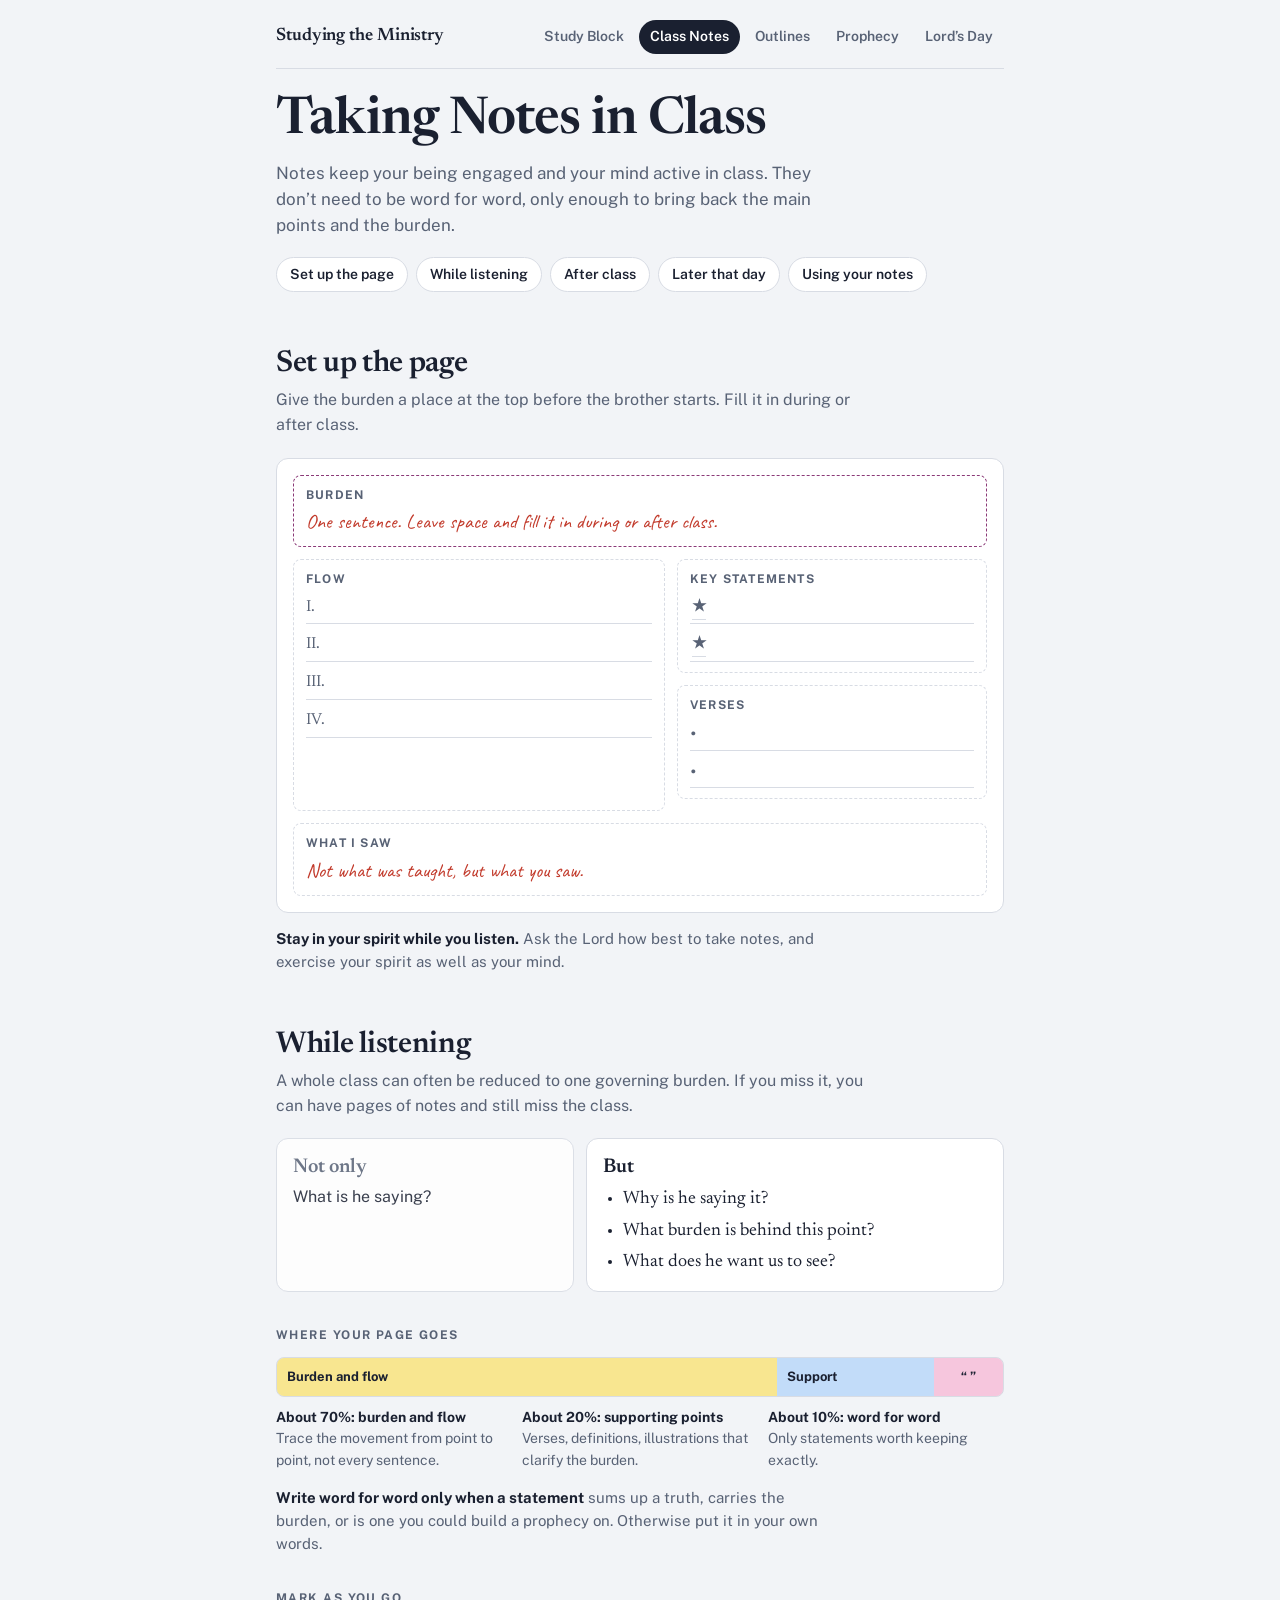
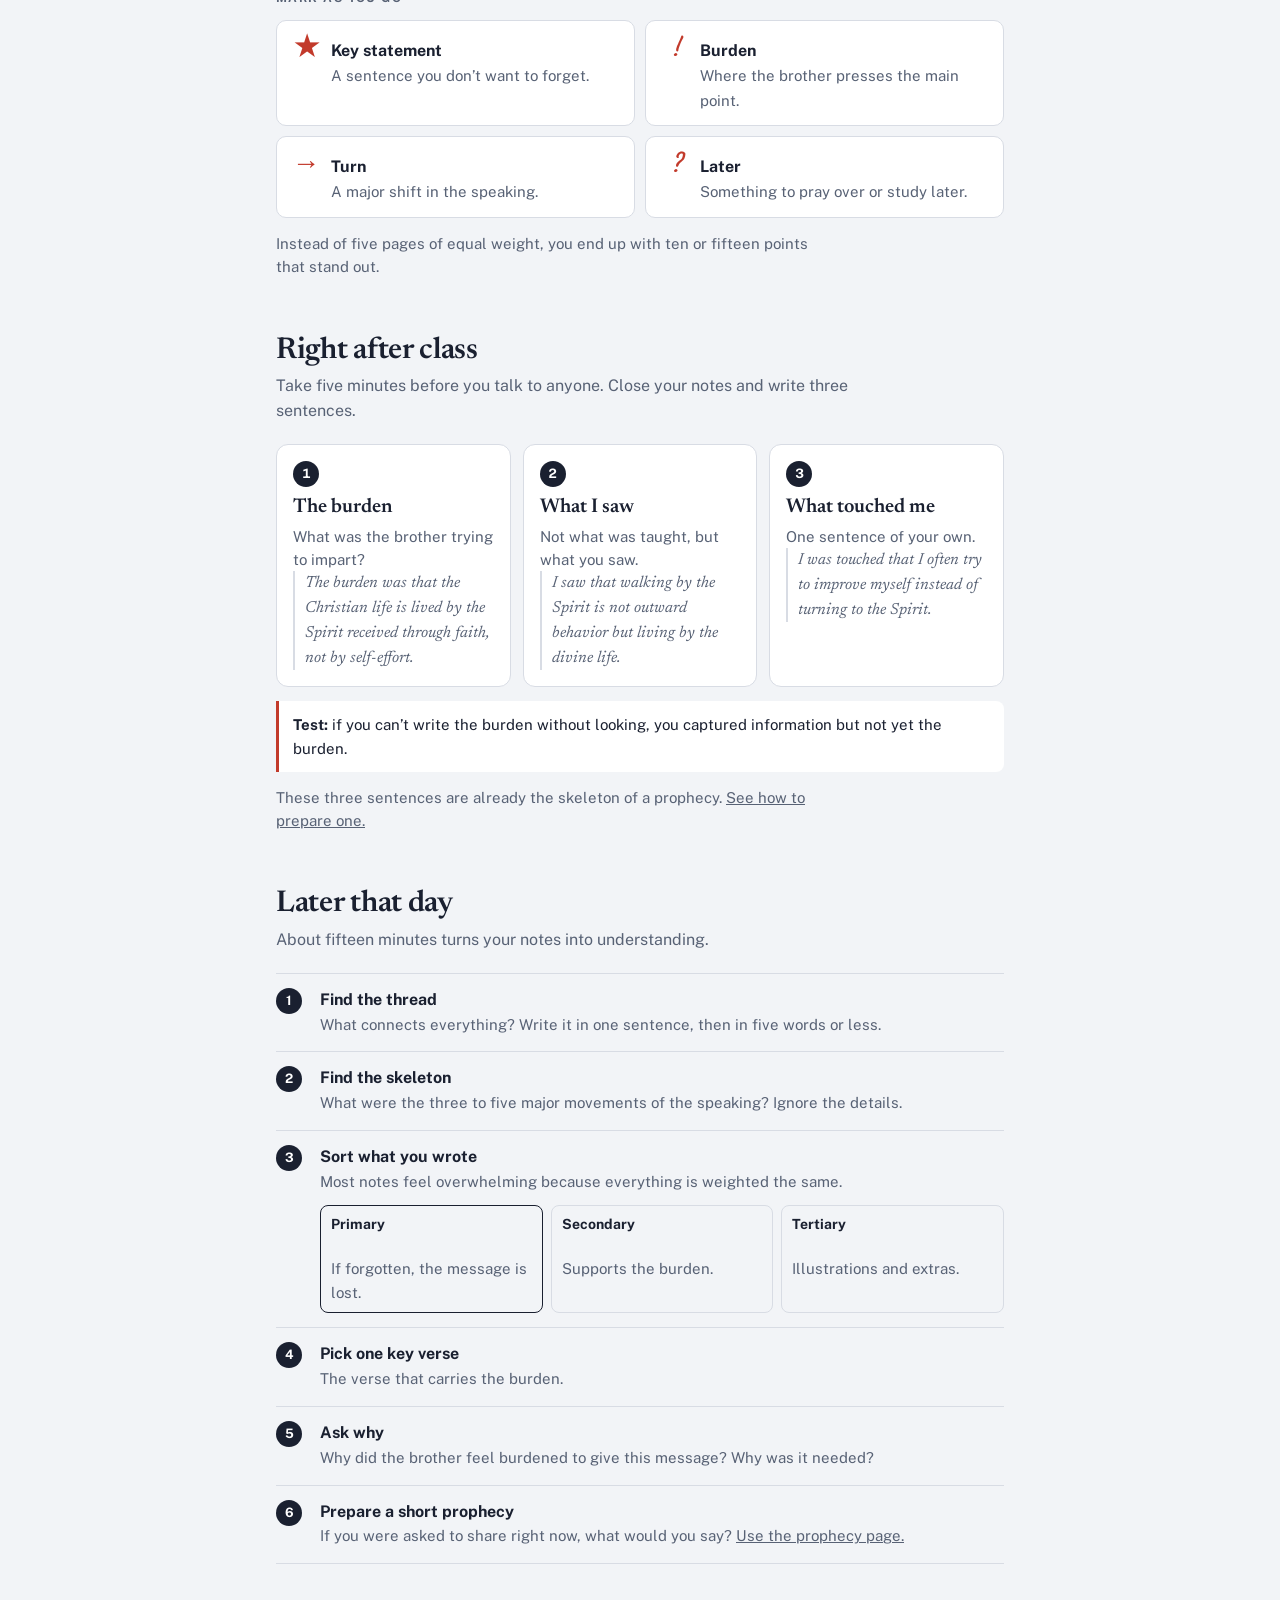
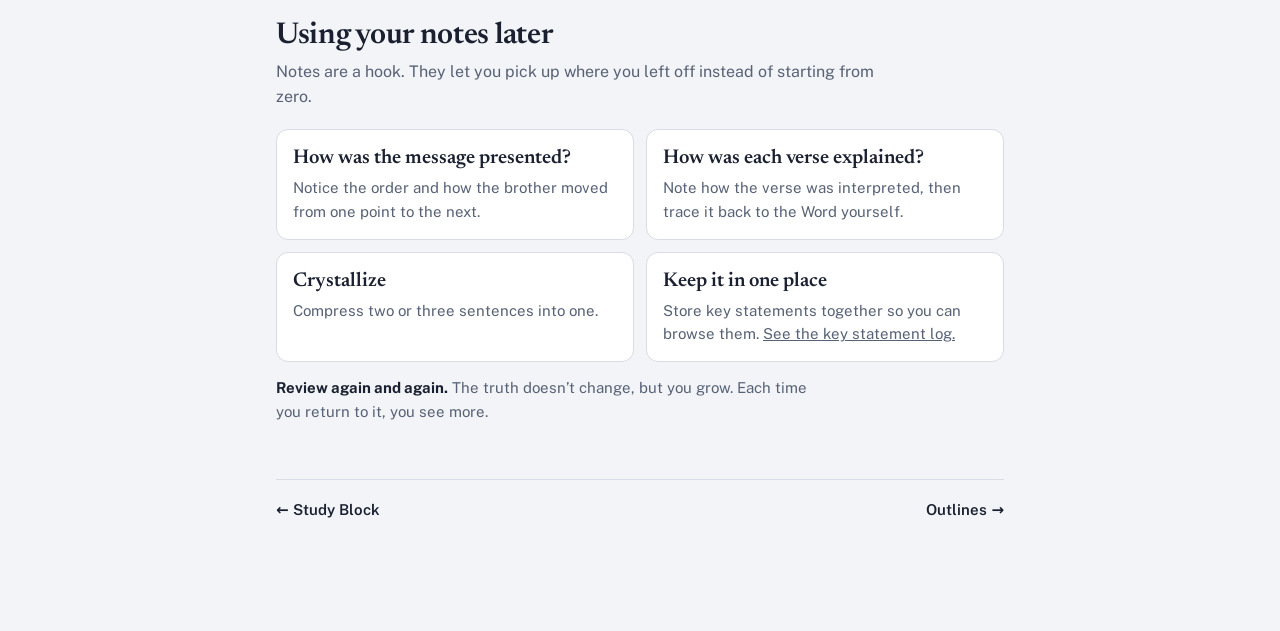
<file: class-notes.html>
<!doctype html>
<html lang="en">
<head>
<meta charset="utf-8">
<meta name="viewport" content="width=device-width, initial-scale=1, viewport-fit=cover">
<title>Taking Notes in Class</title>
<meta name="claude:viewport-fit-sides" content="cover">
<link rel="preconnect" href="https://fonts.googleapis.com">
<link rel="preconnect" href="https://fonts.gstatic.com" crossorigin>
<link rel="stylesheet" href="https://fonts.googleapis.com/css2?family=Caveat:wght@500;700&family=Newsreader:ital,opsz,wght@0,6..72,400;0,6..72,600;1,6..72,400&family=Public+Sans:wght@400;500;600;700&display=swap">
<link rel="stylesheet" href="site.css">
<link rel="manifest" href="manifest.webmanifest">
<link rel="apple-touch-icon" href="icons/apple-touch-icon.png">
<link rel="icon" type="image/png" href="icons/icon-192.png">
<meta name="apple-mobile-web-app-title" content="Ministry">
<meta name="theme-color" content="#F2F4F7" media="(prefers-color-scheme: light)">
<meta name="theme-color" content="#11141B" media="(prefers-color-scheme: dark)">
<style>
/* Note page mock: a sheet with labeled zones in the order you fill them. */
.sheetmock { background: var(--sheet); border: 1px solid var(--rule); border-radius: 12px; padding: 16px; display: grid; grid-template-columns: minmax(0, 1.2fr) minmax(0, 1fr); gap: 12px; }
.zone { border: 1.5px dashed var(--rule); border-radius: 8px; padding: 10px 12px; min-width: 0; }
.zone b { display: block; font-size: 12px; text-transform: uppercase; letter-spacing: .1em; color: var(--muted); margin-bottom: 6px; }
.zone .hand { font-family: var(--font-hand); color: var(--pen); font-size: 20px; line-height: 1.15; }
.zone .lines { display: grid; gap: 8px; margin-top: 4px; }
.zone .lines span { border-bottom: 1px solid var(--rule); padding-bottom: 4px; font-family: var(--font-display); font-size: 16px; color: var(--muted); min-height: 24px; }
.z-burden { grid-column: 1 / -1; border-color: var(--scribal); }
.z-flow { grid-row: span 2; }
.z-saw { grid-column: 1 / -1; }
.rightcol { display: grid; gap: 12px; align-content: start; }
@media (max-width: 520px) { .sheetmock { grid-template-columns: 1fr; } .z-flow { grid-row: auto; } }

.vs { display: grid; grid-template-columns: minmax(0, 1fr) minmax(0, 1.4fr); gap: 12px; }
.vs .card:first-child { opacity: .85; }
.vs .card:first-child h4 { color: var(--muted); }
@media (max-width: 520px) { .vs { grid-template-columns: 1fr; } }

.bar3 { display: flex; height: 40px; border-radius: 8px; overflow: hidden; border: 1px solid var(--rule); }
.bar3 div { display: flex; align-items: center; padding: 0 10px; font-size: 13px; font-weight: 700; color: var(--ink); min-width: 0; white-space: nowrap; overflow: hidden; }
.bar3 .a { flex: 70; background: var(--hl-y); }
.bar3 .b { flex: 20; background: var(--hl-b); }
.bar3 .c { flex: 10; background: var(--hl-p); justify-content: center; padding: 0; }
.barkey { display: grid; grid-template-columns: repeat(3, minmax(0, 1fr)); gap: 10px; margin-top: 10px; font-size: 14px; }
.barkey b { display: block; }
.barkey span { color: var(--muted); }
@media (max-width: 520px) { .barkey { grid-template-columns: 1fr; } }

.marklist { display: grid; grid-template-columns: repeat(2, minmax(0, 1fr)); gap: 10px; }
.marklist div { background: var(--sheet); border: 1px solid var(--rule); border-radius: 10px; padding: 12px; display: grid; grid-template-columns: 34px 1fr; gap: 8px; align-items: baseline; }
.marklist .g { font-family: var(--font-hand); color: var(--pen); font-size: 28px; font-weight: 700; line-height: 1; text-align: center; }
@media (max-width: 520px) { .marklist { grid-template-columns: 1fr; } }

.example { margin-top: 10px; font-family: var(--font-display); font-style: italic; font-size: 16px; color: var(--muted); border-left: 2px solid var(--rule); padding-left: 10px; }

.later { list-style: none; margin: 0; padding: 0; counter-reset: s; display: grid; gap: 0; border-top: 1px solid var(--rule); }
.later li { counter-increment: s; display: grid; grid-template-columns: 34px minmax(0, 1fr); gap: 10px; padding: 14px 0; border-bottom: 1px solid var(--rule); }
.later li::before { content: counter(s); display: inline-flex; align-items: center; justify-content: center; width: 26px; height: 26px; border-radius: 50%; background: var(--ink); color: var(--sheet); font-weight: 700; font-size: 13px; }
.later b { display: block; }
.later span { color: var(--muted); font-size: 15px; }
.tiers { display: grid; grid-template-columns: repeat(3, minmax(0, 1fr)); gap: 8px; margin-top: 10px; }
.tiers div { border-radius: 8px; padding: 8px 10px; font-size: 14px; border: 1px solid var(--rule); background: var(--paper); }
.tiers b { font-size: 14px; }
.tiers div:first-child { border-color: var(--ink); }
@media (max-width: 520px) { .tiers { grid-template-columns: 1fr; } }
</style>
</head>
<body>
<div class="wrap">
  <nav class="site-nav" aria-label="Site">
    <a class="brand" href="index.html">Studying the Ministry</a>
    <ul>
      <li><a href="index.html">Study Block</a></li>
      <li><a href="class-notes.html" aria-current="page">Class Notes</a></li>
      <li><a href="outlines.html">Outlines</a></li>
      <li><a href="prophecy.html">Prophecy</a></li>
      <li><a href="lords-day.html">Lord’s Day</a></li>
    </ul>
  </nav>

  <header>
    <h1>Taking Notes in Class</h1>
    <p class="lede">Notes keep your being engaged and your mind active in class. They don’t need to be word for word, only enough to bring back the main points and the burden.</p>
    <nav class="jump" aria-label="Sections">
      <a href="#setup">Set up the page</a>
      <a href="#listen">While listening</a>
      <a href="#after">After class</a>
      <a href="#later">Later that day</a>
      <a href="#use">Using your notes</a>
    </nav>
  </header>

  <section id="setup">
    <h2>Set up the page</h2>
    <p class="section-lede">Give the burden a place at the top before the brother starts. Fill it in during or after class.</p>
    <div class="sheetmock" aria-label="Example layout of a class note page">
      <div class="zone z-burden"><b>Burden</b><span class="hand">One sentence. Leave space and fill it in during or after class.</span></div>
      <div class="zone z-flow"><b>Flow</b>
        <div class="lines"><span>I.</span><span>II.</span><span>III.</span><span>IV.</span></div>
      </div>
      <div class="rightcol">
        <div class="zone"><b>Key statements</b><div class="lines"><span><span class="star">★</span></span><span><span class="star">★</span></span></div></div>
        <div class="zone"><b>Verses</b><div class="lines"><span>•</span><span>•</span></div></div>
      </div>
      <div class="zone z-saw"><b>What I saw</b><span class="hand">Not what was taught, but what you saw.</span></div>
    </div>
    <p class="note"><b>Stay in your spirit while you listen.</b> Ask the Lord how best to take notes, and exercise your spirit as well as your mind.</p>
  </section>

  <section id="listen">
    <h2>While listening</h2>
    <p class="section-lede">A whole class can often be reduced to one governing burden. If you miss it, you can have pages of notes and still miss the class.</p>

    <div class="vs">
      <div class="card"><h4>Not only</h4><p>What is he saying?</p></div>
      <div class="card"><h4>But</h4>
        <ul class="qlist">
          <li>Why is he saying it?</li>
          <li>What burden is behind this point?</li>
          <li>What does he want us to see?</li>
        </ul>
      </div>
    </div>

    <h3>Where your page goes</h3>
    <div class="bar3" aria-hidden="true"><div class="a">Burden and flow</div><div class="b">Support</div><div class="c">“ ”</div></div>
    <div class="barkey">
      <div><b>About 70%: burden and flow</b><span>Trace the movement from point to point, not every sentence.</span></div>
      <div><b>About 20%: supporting points</b><span>Verses, definitions, illustrations that clarify the burden.</span></div>
      <div><b>About 10%: word for word</b><span>Only statements worth keeping exactly.</span></div>
    </div>
    <p class="note"><b>Write word for word only when a statement</b> sums up a truth, carries the burden, or is one you could build a prophecy on. Otherwise put it in your own words.</p>

    <h3>Mark as you go</h3>
    <div class="marklist">
      <div><span class="g">★</span><span><b>Key statement</b><br><span class="muted">A sentence you don’t want to forget.</span></span></div>
      <div><span class="g">!</span><span><b>Burden</b><br><span class="muted">Where the brother presses the main point.</span></span></div>
      <div><span class="g">→</span><span><b>Turn</b><br><span class="muted">A major shift in the speaking.</span></span></div>
      <div><span class="g">?</span><span><b>Later</b><br><span class="muted">Something to pray over or study later.</span></span></div>
    </div>
    <p class="note">Instead of five pages of equal weight, you end up with ten or fifteen points that stand out.</p>
  </section>

  <section id="after">
    <h2>Right after class</h2>
    <p class="section-lede">Take five minutes before you talk to anyone. Close your notes and write three sentences.</p>
    <div class="grid3">
      <div class="card"><span class="stepnum">1</span><h4>The burden</h4><p class="muted">What was the brother trying to impart?</p><p class="example">The burden was that the Christian life is lived by the Spirit received through faith, not by self-effort.</p></div>
      <div class="card"><span class="stepnum">2</span><h4>What I saw</h4><p class="muted">Not what was taught, but what you saw.</p><p class="example">I saw that walking by the Spirit is not outward behavior but living by the divine life.</p></div>
      <div class="card"><span class="stepnum">3</span><h4>What touched me</h4><p class="muted">One sentence of your own.</p><p class="example">I was touched that I often try to improve myself instead of turning to the Spirit.</p></div>
    </div>
    <div class="check"><b>Test:</b> if you can’t write the burden without looking, you captured information but not yet the burden.</div>
    <p class="note">These three sentences are already the skeleton of a prophecy. <a href="prophecy.html">See how to prepare one.</a></p>
  </section>

  <section id="later">
    <h2>Later that day</h2>
    <p class="section-lede">About fifteen minutes turns your notes into understanding.</p>
    <ol class="later">
      <li><div><b>Find the thread</b><span>What connects everything? Write it in one sentence, then in five words or less.</span></div></li>
      <li><div><b>Find the skeleton</b><span>What were the three to five major movements of the speaking? Ignore the details.</span></div></li>
      <li><div><b>Sort what you wrote</b><span>Most notes feel overwhelming because everything is weighted the same.</span>
        <div class="tiers">
          <div><b>Primary</b><br><span>If forgotten, the message is lost.</span></div>
          <div><b>Secondary</b><br><span>Supports the burden.</span></div>
          <div><b>Tertiary</b><br><span>Illustrations and extras.</span></div>
        </div></div></li>
      <li><div><b>Pick one key verse</b><span>The verse that carries the burden.</span></div></li>
      <li><div><b>Ask why</b><span>Why did the brother feel burdened to give this message? Why was it needed?</span></div></li>
      <li><div><b>Prepare a short prophecy</b><span>If you were asked to share right now, what would you say? <a href="prophecy.html">Use the prophecy page.</a></span></div></li>
    </ol>
  </section>

  <section id="use">
    <h2>Using your notes later</h2>
    <p class="section-lede">Notes are a hook. They let you pick up where you left off instead of starting from zero.</p>
    <div class="grid2">
      <div class="card"><h4>How was the message presented?</h4><p class="muted">Notice the order and how the brother moved from one point to the next.</p></div>
      <div class="card"><h4>How was each verse explained?</h4><p class="muted">Note how the verse was interpreted, then trace it back to the Word yourself.</p></div>
      <div class="card"><h4>Crystallize</h4><p class="muted">Compress two or three sentences into one.</p></div>
      <div class="card"><h4>Keep it in one place</h4><p class="muted">Store key statements together so you can browse them. <a href="index.html#capture">See the key statement log.</a></p></div>
    </div>
    <p class="note"><b>Review again and again.</b> The truth doesn’t change, but you grow. Each time you return to it, you see more.</p>
  </section>

  <div class="pagefoot">
    <a href="index.html">← Study Block</a>
    <a href="outlines.html">Outlines →</a>
  </div>
</div>
<script>
if ("serviceWorker" in navigator) navigator.serviceWorker.register("sw.js").catch(function () {});
</script>
</body>
</html>
</file>
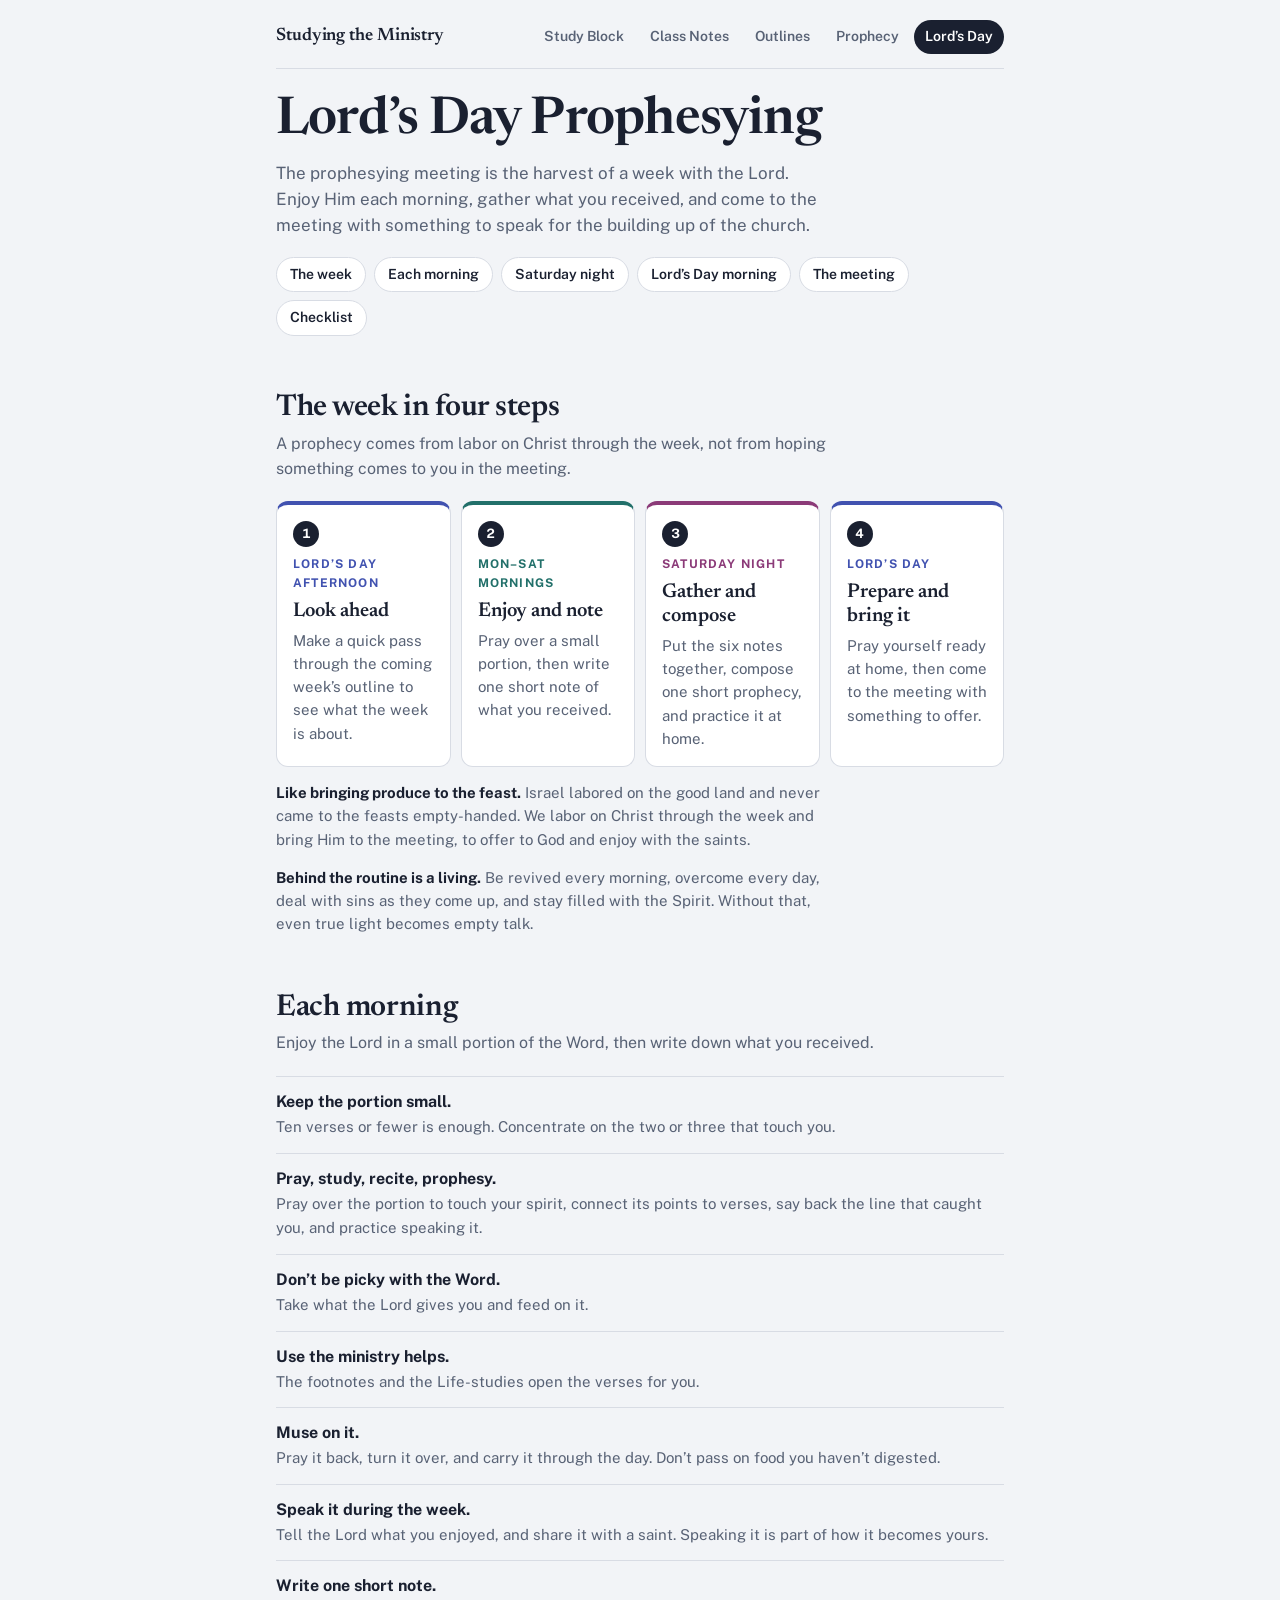
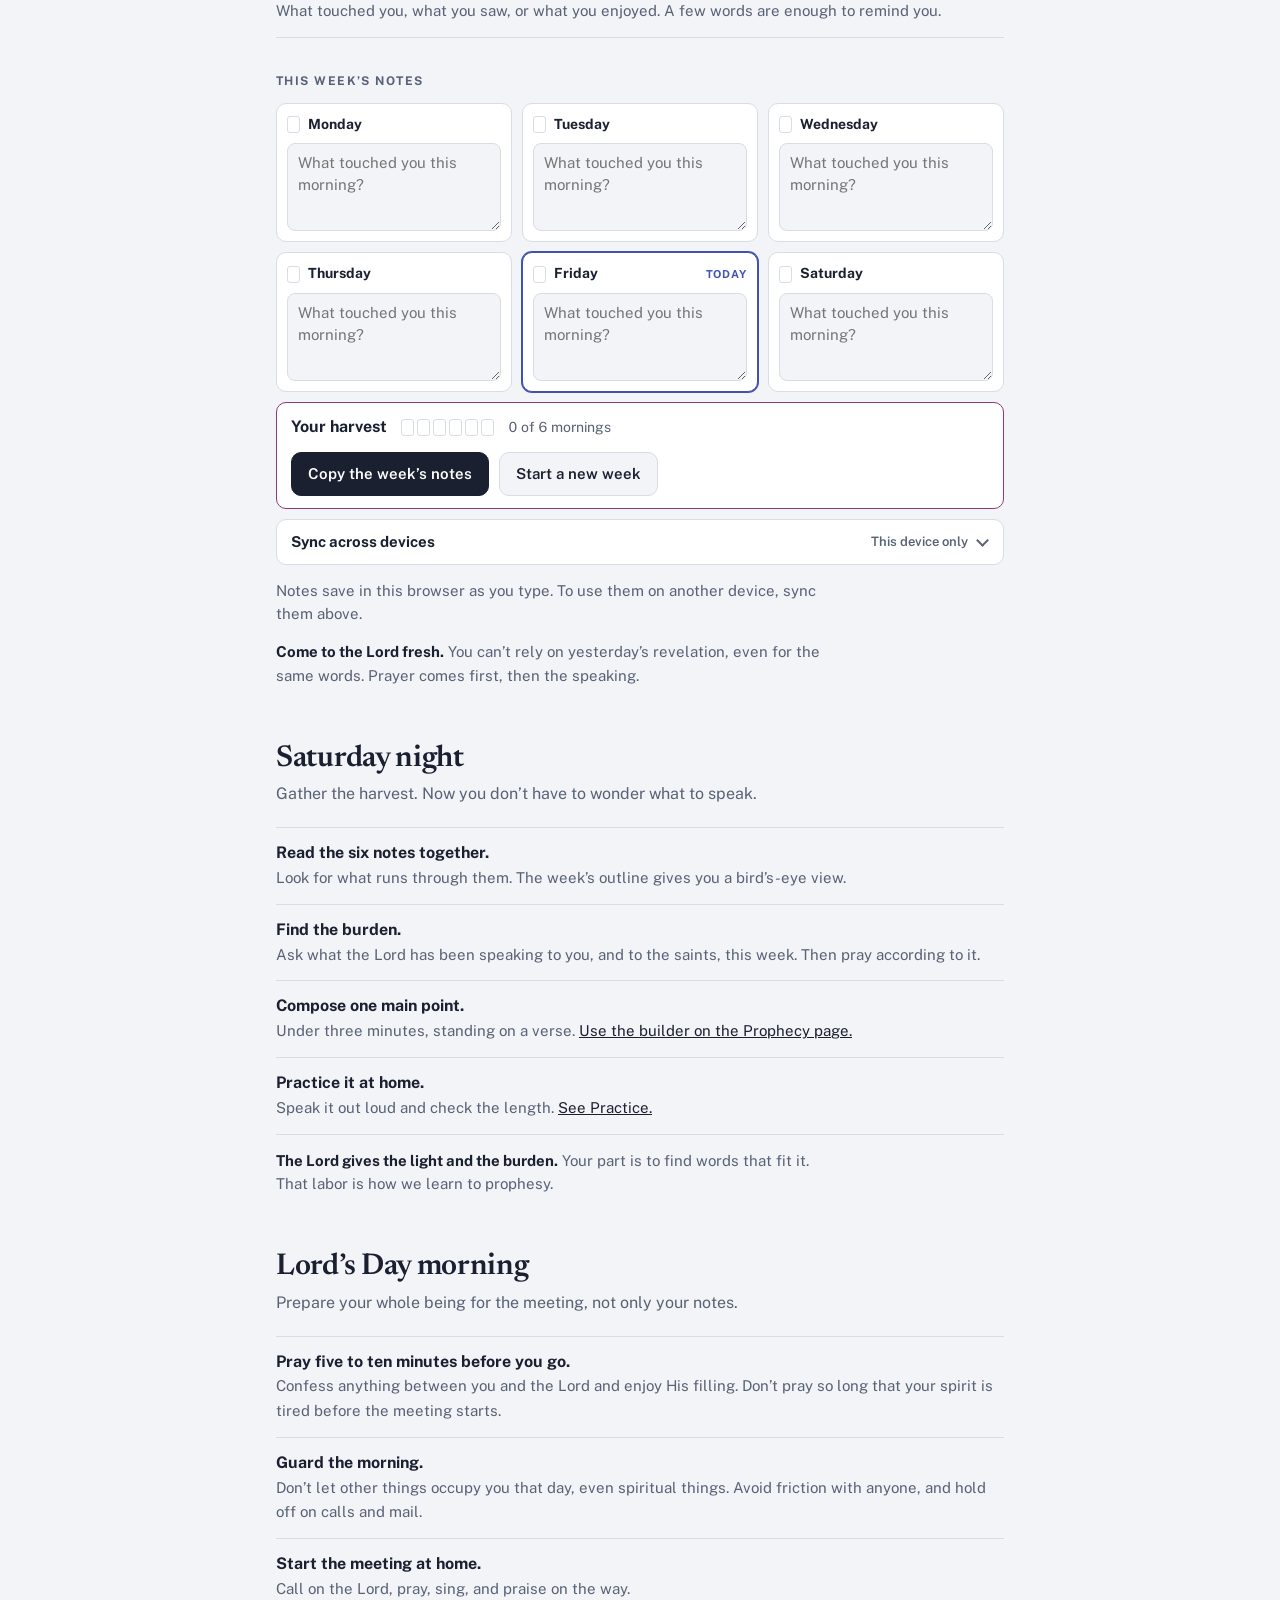
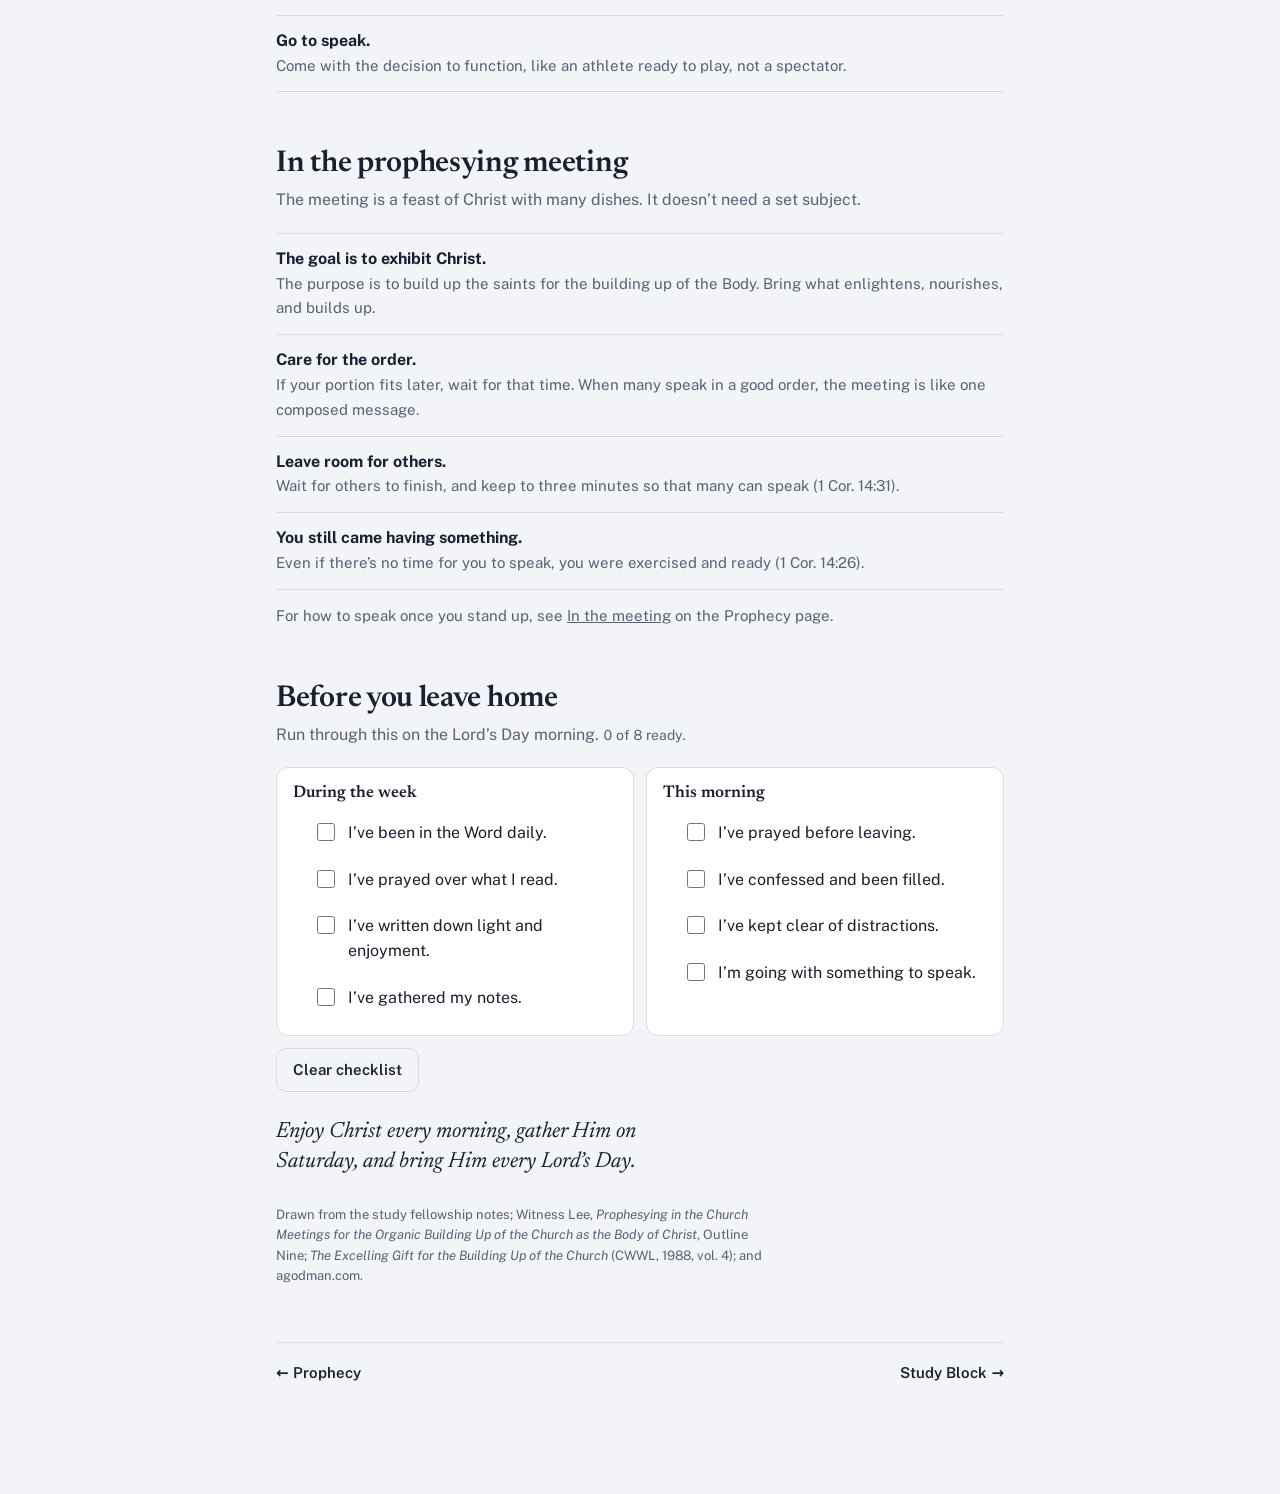
<file: lords-day.html>
<!doctype html>
<html lang="en">
<head>
<meta charset="utf-8">
<meta name="viewport" content="width=device-width, initial-scale=1, viewport-fit=cover">
<title>Lord’s Day Prophesying</title>
<meta name="claude:viewport-fit-sides" content="cover">
<link rel="preconnect" href="https://fonts.googleapis.com">
<link rel="preconnect" href="https://fonts.gstatic.com" crossorigin>
<link rel="stylesheet" href="https://fonts.googleapis.com/css2?family=Caveat:wght@500;700&family=Newsreader:ital,opsz,wght@0,6..72,400;0,6..72,600;1,6..72,400&family=Public+Sans:wght@400;500;600;700&display=swap">
<link rel="stylesheet" href="site.css">
<link rel="manifest" href="manifest.webmanifest">
<link rel="apple-touch-icon" href="icons/apple-touch-icon.png">
<link rel="icon" type="image/png" href="icons/icon-192.png">
<meta name="apple-mobile-web-app-title" content="Ministry">
<meta name="theme-color" content="#F2F4F7" media="(prefers-color-scheme: light)">
<meta name="theme-color" content="#11141B" media="(prefers-color-scheme: dark)">
<style>
/* Lord's Day page: a week that ends in a meeting. Four steps, six morning notes gathered into a harvest, and a checklist for the morning of. */
.rhythm { display: grid; grid-template-columns: repeat(4, minmax(0, 1fr)); gap: 10px; }
.rhythm .card { border-top: 4px solid var(--c); }
.rhythm .when { display: block; font-size: 12px; font-weight: 700; letter-spacing: .1em; text-transform: uppercase; color: var(--c); margin-bottom: 6px; }
.rhythm h4 a { text-decoration: none; }
.rhythm h4 a:hover { text-decoration: underline; }
.r-lord { --c: var(--priestly); }
.r-morn { --c: var(--study); }
.r-sat { --c: var(--scribal); }
@media (max-width: 680px) { .rhythm { grid-template-columns: repeat(2, minmax(0, 1fr)); } }
@media (max-width: 420px) { .rhythm { grid-template-columns: 1fr; } }

.harvest { display: grid; grid-template-columns: repeat(3, minmax(0, 1fr)); gap: 10px; }
@media (max-width: 560px) { .harvest { grid-template-columns: repeat(2, minmax(0, 1fr)); } }
@media (max-width: 360px) { .harvest { grid-template-columns: 1fr; } }
.hday { background: var(--sheet); border: 1px solid var(--rule); border-radius: 10px; padding: 10px; display: grid; gap: 8px; min-width: 0; align-content: start; }
.hday.today { border-color: var(--priestly); box-shadow: 0 0 0 1px var(--priestly); }
.hday .hd { display: flex; align-items: center; gap: 8px; }
.hday label { font-weight: 700; font-size: 14px; }
.todaytag { margin-left: auto; font-size: 11px; font-weight: 700; letter-spacing: .08em; text-transform: uppercase; color: var(--priestly); }
.chip { width: 13px; height: 17px; border-radius: 3px; border: 1px solid var(--rule); flex: none; }
.chip.on { background: var(--hl-y); }
.hday textarea { width: 100%; min-height: 88px; resize: vertical; font: 400 15px/1.45 var(--font-body); color: var(--ink); background: var(--paper); border: 1px solid var(--rule); border-radius: 8px; padding: 8px 10px; }

.hsum { margin-top: 10px; background: var(--sheet); border: 1px solid var(--scribal); border-radius: 10px; padding: 12px 14px; display: grid; gap: 12px; }
.hsum .top { display: flex; align-items: center; gap: 10px 14px; flex-wrap: wrap; }
.hsum .stack { display: flex; gap: 3px; }
.hsum .count { font-size: 14px; color: var(--muted); font-variant-numeric: tabular-nums; }
.brow { display: flex; gap: 10px; align-items: center; flex-wrap: wrap; }
.copied { font-size: 14px; color: var(--study); font-weight: 600; }

.rows a { color: var(--ink); }

.sync { margin-top: 10px; background: var(--sheet); border: 1px solid var(--rule); border-radius: 10px; }
.sync summary { cursor: pointer; list-style: none; display: flex; align-items: center; gap: 10px; padding: 10px 14px; min-height: 44px; font-weight: 700; font-size: 15px; }
.sync summary::-webkit-details-marker { display: none; }
.sync summary::after { content: ""; flex: none; width: 7px; height: 7px; border-right: 2px solid var(--muted); border-bottom: 2px solid var(--muted); transform: rotate(45deg); margin: -3px 2px 0 0; }
.sync[open] summary::after { transform: rotate(-135deg); margin-top: 3px; }
.syncstate { margin-left: auto; font-size: 13px; font-weight: 600; color: var(--muted); text-align: right; }
.syncstate.on { color: var(--study); }
.syncbody { border-top: 1px solid var(--rule); padding: 14px; display: grid; gap: 18px; }
.syncpart { display: grid; gap: 10px; min-width: 0; }
.syncpart + .syncpart { border-top: 1px solid var(--rule); padding-top: 16px; }
.syncpart h4 { margin: 0; font-family: var(--font-display); font-size: 19px; font-weight: 600; }
.syncpart p { margin: 0; }
.syncpart .note { margin: 0; font-size: 13px; }
.steps { margin: 0; padding-left: 20px; display: grid; gap: 6px; font-size: 15px; }
.syncmsg { font-size: 14px; font-weight: 600; color: var(--study); }
.syncmsg:empty { display: none; }
.syncmsg.err { color: var(--pen); }
.syncpart textarea { font-size: 14px; word-break: break-all; }

.clist { display: grid; grid-template-columns: repeat(2, minmax(0, 1fr)); gap: 12px; }
@media (max-width: 560px) { .clist { grid-template-columns: 1fr; } }
.clist .card h4 { font-size: 17px; }
.progress { font-size: 14px; color: var(--muted); font-variant-numeric: tabular-nums; }

.burdenline { margin-top: 26px; font-family: var(--font-display); font-style: italic; font-size: 22px; line-height: 1.35; max-width: 36ch; text-wrap: balance; }
.sources { margin-top: 28px; font-size: 13px; color: var(--muted); max-width: 62ch; }
</style>
</head>
<body>
<div class="wrap">
  <nav class="site-nav" aria-label="Site">
    <a class="brand" href="index.html">Studying the Ministry</a>
    <ul>
      <li><a href="index.html">Study Block</a></li>
      <li><a href="class-notes.html">Class Notes</a></li>
      <li><a href="outlines.html">Outlines</a></li>
      <li><a href="prophecy.html">Prophecy</a></li>
      <li><a href="lords-day.html" aria-current="page">Lord’s Day</a></li>
    </ul>
  </nav>

  <header>
    <h1>Lord’s Day Prophesying</h1>
    <p class="lede">The prophesying meeting is the harvest of a week with the Lord. Enjoy Him each morning, gather what you received, and come to the meeting with something to speak for the building up of the church.</p>
    <nav class="jump" aria-label="Sections">
      <a href="#week">The week</a>
      <a href="#morning">Each morning</a>
      <a href="#saturday">Saturday night</a>
      <a href="#lordsday">Lord’s Day morning</a>
      <a href="#meeting">The meeting</a>
      <a href="#checklist">Checklist</a>
    </nav>
  </header>

  <section id="week">
    <h2>The week in four steps</h2>
    <p class="section-lede">A prophecy comes from labor on Christ through the week, not from hoping something comes to you in the meeting.</p>
    <div class="rhythm">
      <div class="card r-lord"><span class="stepnum">1</span><span class="when">Lord’s Day afternoon</span><h4>Look ahead</h4><p class="muted">Make a quick pass through the coming week’s outline to see what the week is about.</p></div>
      <div class="card r-morn"><span class="stepnum">2</span><span class="when">Mon–Sat mornings</span><h4><a href="#morning">Enjoy and note</a></h4><p class="muted">Pray over a small portion, then write one short note of what you received.</p></div>
      <div class="card r-sat"><span class="stepnum">3</span><span class="when">Saturday night</span><h4><a href="#saturday">Gather and compose</a></h4><p class="muted">Put the six notes together, compose one short prophecy, and practice it at home.</p></div>
      <div class="card r-lord"><span class="stepnum">4</span><span class="when">Lord’s Day</span><h4><a href="#lordsday">Prepare and bring it</a></h4><p class="muted">Pray yourself ready at home, then come to the meeting with something to offer.</p></div>
    </div>
    <p class="note"><b>Like bringing produce to the feast.</b> Israel labored on the good land and never came to the feasts empty-handed. We labor on Christ through the week and bring Him to the meeting, to offer to God and enjoy with the saints.</p>
    <p class="note"><b>Behind the routine is a living.</b> Be revived every morning, overcome every day, deal with sins as they come up, and stay filled with the Spirit. Without that, even true light becomes empty talk.</p>
  </section>

  <section id="morning">
    <h2>Each morning</h2>
    <p class="section-lede">Enjoy the Lord in a small portion of the Word, then write down what you received.</p>
    <ul class="rows">
      <li><b>Keep the portion small.</b><span>Ten verses or fewer is enough. Concentrate on the two or three that touch you.</span></li>
      <li><b>Pray, study, recite, prophesy.</b><span>Pray over the portion to touch your spirit, connect its points to verses, say back the line that caught you, and practice speaking it.</span></li>
      <li><b>Don’t be picky with the Word.</b><span>Take what the Lord gives you and feed on it.</span></li>
      <li><b>Use the ministry helps.</b><span>The footnotes and the Life-studies open the verses for you.</span></li>
      <li><b>Muse on it.</b><span>Pray it back, turn it over, and carry it through the day. Don’t pass on food you haven’t digested.</span></li>
      <li><b>Speak it during the week.</b><span>Tell the Lord what you enjoyed, and share it with a saint. Speaking it is part of how it becomes yours.</span></li>
      <li><b>Write one short note.</b><span>What touched you, what you saw, or what you enjoyed. A few words are enough to remind you.</span></li>
    </ul>

    <h3>This week’s notes</h3>
    <div class="harvest" id="harvest">
      <div class="hday" data-day="1"><div class="hd"><i class="chip"></i><label for="n1">Monday</label><span class="todaytag" hidden>Today</span></div><textarea id="n1" placeholder="What touched you this morning?"></textarea></div>
      <div class="hday" data-day="2"><div class="hd"><i class="chip"></i><label for="n2">Tuesday</label><span class="todaytag" hidden>Today</span></div><textarea id="n2" placeholder="What touched you this morning?"></textarea></div>
      <div class="hday" data-day="3"><div class="hd"><i class="chip"></i><label for="n3">Wednesday</label><span class="todaytag" hidden>Today</span></div><textarea id="n3" placeholder="What touched you this morning?"></textarea></div>
      <div class="hday" data-day="4"><div class="hd"><i class="chip"></i><label for="n4">Thursday</label><span class="todaytag" hidden>Today</span></div><textarea id="n4" placeholder="What touched you this morning?"></textarea></div>
      <div class="hday" data-day="5"><div class="hd"><i class="chip"></i><label for="n5">Friday</label><span class="todaytag" hidden>Today</span></div><textarea id="n5" placeholder="What touched you this morning?"></textarea></div>
      <div class="hday" data-day="6"><div class="hd"><i class="chip"></i><label for="n6">Saturday</label><span class="todaytag" hidden>Today</span></div><textarea id="n6" placeholder="What touched you this morning?"></textarea></div>
    </div>
    <div class="hsum">
      <div class="top"><b>Your harvest</b><span class="stack" id="stack" aria-hidden="true"><i class="chip"></i><i class="chip"></i><i class="chip"></i><i class="chip"></i><i class="chip"></i><i class="chip"></i></span><span class="count" id="count">0 of 6 mornings</span></div>
      <div class="brow">
        <button type="button" class="btn primary" id="copyNotes">Copy the week’s notes</button>
        <button type="button" class="btn" id="newWeek">Start a new week</button>
        <span class="copied" id="copied" hidden></span>
      </div>
    </div>
    <details class="sync" id="sync">
      <summary><span>Sync across devices</span><span class="syncstate" id="syncState">This device only</span></summary>
      <div class="syncbody">
        <div class="syncpart">
          <h4>GitHub sync</h4>
          <p class="muted">Keeps your notes and checklist in a private gist on your GitHub. Every device you connect stays up to date on its own.</p>
          <div id="ghOff">
            <ol class="steps">
              <li><a href="https://github.com/settings/tokens/new?scopes=gist&amp;description=Lord%E2%80%99s%20Day%20notes" target="_blank" rel="noopener">Create a GitHub key</a> (GitHub calls it a personal access token) with only the <b>gist</b> box checked, then copy it.</li>
              <li>Paste it here and connect. Do this once on each device.</li>
            </ol>
            <div class="field" style="margin-top:10px"><label for="ghToken">GitHub key</label><input id="ghToken" type="password" autocomplete="off" autocapitalize="off" spellcheck="false" placeholder="ghp_…"></div>
            <div class="brow" style="margin-top:10px"><button type="button" class="btn primary" id="ghConnect">Connect</button></div>
          </div>
          <div class="brow" id="ghOn" hidden>
            <button type="button" class="btn" id="ghSyncNow">Sync now</button>
            <button type="button" class="btn" id="ghDisconnect">Disconnect this device</button>
          </div>
          <p class="syncmsg" id="ghMsg" aria-live="polite"></p>
          <p class="note">The key stays in this browser and can only read and write your gists. You can delete it on GitHub anytime. When it expires, make a new one and connect again.</p>
        </div>
        <div class="syncpart">
          <h4>Sync code</h4>
          <p class="muted">No setup. Copy a code here, then paste it on your other device. For each day, the newer note wins, so nothing newer gets overwritten.</p>
          <div class="brow"><button type="button" class="btn" id="codeCopy">Copy sync code</button></div>
          <div class="field" id="codeOutWrap" hidden><label for="codeOut">Your sync code</label><textarea id="codeOut" rows="3" readonly></textarea></div>
          <div class="field"><label for="codeIn">Paste a code from your other device</label><textarea id="codeIn" rows="3" autocapitalize="off" spellcheck="false"></textarea></div>
          <div class="brow"><button type="button" class="btn primary" id="codeApply">Bring in notes</button></div>
          <p class="syncmsg" id="codeMsg" aria-live="polite"></p>
        </div>
      </div>
    </details>
    <p class="note">Notes save in this browser as you type. To use them on another device, sync them above.</p>
    <p class="note"><b>Come to the Lord fresh.</b> You can’t rely on yesterday’s revelation, even for the same words. Prayer comes first, then the speaking.</p>
  </section>

  <section id="saturday">
    <h2>Saturday night</h2>
    <p class="section-lede">Gather the harvest. Now you don’t have to wonder what to speak.</p>
    <ul class="rows">
      <li><b>Read the six notes together.</b><span>Look for what runs through them. The week’s outline gives you a bird’s-eye view.</span></li>
      <li><b>Find the burden.</b><span>Ask what the Lord has been speaking to you, and to the saints, this week. Then pray according to it.</span></li>
      <li><b>Compose one main point.</b><span>Under three minutes, standing on a verse. <a href="prophecy.html#compose">Use the builder on the Prophecy page.</a></span></li>
      <li><b>Practice it at home.</b><span>Speak it out loud and check the length. <a href="prophecy.html#practice">See Practice.</a></span></li>
    </ul>
    <p class="note"><b>The Lord gives the light and the burden.</b> Your part is to find words that fit it. That labor is how we learn to prophesy.</p>
  </section>

  <section id="lordsday">
    <h2>Lord’s Day morning</h2>
    <p class="section-lede">Prepare your whole being for the meeting, not only your notes.</p>
    <ul class="rows">
      <li><b>Pray five to ten minutes before you go.</b><span>Confess anything between you and the Lord and enjoy His filling. Don’t pray so long that your spirit is tired before the meeting starts.</span></li>
      <li><b>Guard the morning.</b><span>Don’t let other things occupy you that day, even spiritual things. Avoid friction with anyone, and hold off on calls and mail.</span></li>
      <li><b>Start the meeting at home.</b><span>Call on the Lord, pray, sing, and praise on the way.</span></li>
      <li><b>Go to speak.</b><span>Come with the decision to function, like an athlete ready to play, not a spectator.</span></li>
    </ul>
  </section>

  <section id="meeting">
    <h2>In the prophesying meeting</h2>
    <p class="section-lede">The meeting is a feast of Christ with many dishes. It doesn’t need a set subject.</p>
    <ul class="rows">
      <li><b>The goal is to exhibit Christ.</b><span>The purpose is to build up the saints for the building up of the Body. Bring what enlightens, nourishes, and builds up.</span></li>
      <li><b>Care for the order.</b><span>If your portion fits later, wait for that time. When many speak in a good order, the meeting is like one composed message.</span></li>
      <li><b>Leave room for others.</b><span>Wait for others to finish, and keep to three minutes so that many can speak (1 Cor. 14:31).</span></li>
      <li><b>You still came having something.</b><span>Even if there’s no time for you to speak, you were exercised and ready (1 Cor. 14:26).</span></li>
    </ul>
    <p class="note">For how to speak once you stand up, see <a href="prophecy.html#meeting">In the meeting</a> on the Prophecy page.</p>
  </section>

  <section id="checklist">
    <h2>Before you leave home</h2>
    <p class="section-lede">Run through this on the Lord’s Day morning. <span class="progress" id="progress"></span></p>
    <div class="clist" id="clist">
      <div class="card"><h4>During the week</h4><ul class="ticks">
        <li><label><input type="checkbox" id="w1"> I’ve been in the Word daily.</label></li>
        <li><label><input type="checkbox" id="w2"> I’ve prayed over what I read.</label></li>
        <li><label><input type="checkbox" id="w3"> I’ve written down light and enjoyment.</label></li>
        <li><label><input type="checkbox" id="w4"> I’ve gathered my notes.</label></li>
      </ul></div>
      <div class="card"><h4>This morning</h4><ul class="ticks">
        <li><label><input type="checkbox" id="m1"> I’ve prayed before leaving.</label></li>
        <li><label><input type="checkbox" id="m2"> I’ve confessed and been filled.</label></li>
        <li><label><input type="checkbox" id="m3"> I’ve kept clear of distractions.</label></li>
        <li><label><input type="checkbox" id="m4"> I’m going with something to speak.</label></li>
      </ul></div>
    </div>
    <div class="brow" style="margin-top:12px"><button type="button" class="btn" id="resetChecks">Clear checklist</button></div>
    <p class="burdenline">Enjoy Christ every morning, gather Him on Saturday, and bring Him every Lord’s Day.</p>
    <p class="sources">Drawn from the study fellowship notes; Witness Lee, <i>Prophesying in the Church Meetings for the Organic Building Up of the Church as the Body of Christ</i>, Outline Nine; <i>The Excelling Gift for the Building Up of the Church</i> (CWWL, 1988, vol. 4); and agodman.com.</p>
  </section>

  <div class="pagefoot">
    <a href="prophecy.html">← Prophecy</a>
    <a href="index.html">Study Block →</a>
  </div>
</div>

<script>
(function () {
  "use strict";
  var K = { notes: "stm-lordsday-notes-v1", checks: "stm-lordsday-checks-v1", meta: "stm-lordsday-meta-v1", gh: "stm-lordsday-github-v1" };
  var FILE = "lords-day-notes.json", API = "https://api.github.com";
  var NAMES = ["Monday", "Tuesday", "Wednesday", "Thursday", "Friday", "Saturday"];
  var $ = function (id) { return document.getElementById(id); };
  function readJSON(k, d) { try { var v = JSON.parse(localStorage.getItem(k) || "null"); return v == null ? d : v; } catch (e) { return d; } }
  function writeJSON(k, v) { try { localStorage.setItem(k, JSON.stringify(v)); } catch (e) {} }

  var days = Array.prototype.slice.call(document.querySelectorAll("#harvest .hday"));
  var notes = days.map(function (d) { return d.querySelector("textarea"); });
  var stack = Array.prototype.slice.call(document.querySelectorAll("#stack .chip"));
  var boxes = Array.prototype.slice.call(document.querySelectorAll("#clist input[type=checkbox]"));

  // Load what this browser has. Each note and each checkbox carries the time it last changed,
  // so syncing can keep the newer one for each day instead of overwriting a whole week.
  var savedNotes = readJSON(K.notes, []), savedChecks = readJSON(K.checks, {}), meta = readJSON(K.meta, {});
  if (!Array.isArray(savedNotes)) savedNotes = [];
  if (!savedChecks || typeof savedChecks !== "object") savedChecks = {};
  if (!meta || typeof meta !== "object") meta = {};
  var notesAt = [], checksAt = {};
  notes.forEach(function (t, i) {
    t.value = typeof savedNotes[i] === "string" ? savedNotes[i] : "";
    notesAt[i] = (meta.notesAt && +meta.notesAt[i]) || (t.value ? 1 : 0);
  });
  boxes.forEach(function (b) {
    b.checked = !!savedChecks[b.id];
    checksAt[b.id] = (meta.checksAt && +meta.checksAt[b.id]) || (b.checked ? 1 : 0);
  });

  function checksObj() { var c = {}; boxes.forEach(function (b) { c[b.id] = b.checked; }); return c; }
  function persist() {
    writeJSON(K.notes, notes.map(function (t) { return t.value; }));
    writeJSON(K.checks, checksObj());
    writeJSON(K.meta, { notesAt: notesAt, checksAt: checksAt });
  }
  function snapshot() {
    return { v: 1, notes: notes.map(function (t) { return t.value; }), notesAt: notesAt.slice(), checks: checksObj(), checksAt: Object.assign({}, checksAt) };
  }
  // The other copy wins if it changed more recently; on a tie, a filled-in value beats an empty one.
  function wins(mine, myTs, theirs, theirTs) {
    if (theirTs !== myTs) return theirTs > myTs;
    return !mine && !!theirs;
  }
  function mergeIn(o) {
    o = o && typeof o === "object" ? o : {};
    var on = Array.isArray(o.notes) ? o.notes : [], ot = Array.isArray(o.notesAt) ? o.notesAt : [];
    var oc = o.checks && typeof o.checks === "object" ? o.checks : {}, oct = o.checksAt && typeof o.checksAt === "object" ? o.checksAt : {};
    var r = { notes: 0, checks: 0, behind: false };
    notes.forEach(function (t, i) {
      var tv = typeof on[i] === "string" ? on[i] : "", tt = +ot[i] || 0;
      if (wins(t.value, notesAt[i], tv, tt)) {
        if (t.value !== tv) { t.value = tv; r.notes++; }
        notesAt[i] = tt;
      } else if (t.value !== tv || notesAt[i] !== tt) r.behind = true;
    });
    boxes.forEach(function (b) {
      var tv = !!oc[b.id], tt = +oct[b.id] || 0, mt = checksAt[b.id] || 0;
      if (wins(b.checked, mt, tv, tt)) {
        if (b.checked !== tv) { b.checked = tv; r.checks++; }
        checksAt[b.id] = tt;
      } else if (b.checked !== tv || mt !== tt) r.behind = true;
    });
    if (r.notes || r.checks) { tally(); progress(); }
    persist();
    return r;
  }

  // Mark today's card (Monday to Saturday).
  var wd = new Date().getDay();
  if (wd >= 1 && wd <= 6) {
    days[wd - 1].classList.add("today");
    days[wd - 1].querySelector(".todaytag").hidden = false;
  }

  function tally() {
    var n = 0;
    notes.forEach(function (t, i) {
      var on = t.value.trim() !== "";
      if (on) n++;
      days[i].querySelector(".chip").classList.toggle("on", on);
    });
    stack.forEach(function (c, i) { c.classList.toggle("on", i < n); });
    $("count").textContent = n + " of 6 mornings";
  }
  function say(text) { $("copied").textContent = text; $("copied").hidden = false; }

  notes.forEach(function (t, i) {
    t.addEventListener("input", function () { $("copied").hidden = true; notesAt[i] = Date.now(); tally(); persist(); soon(); });
  });

  $("copyNotes").addEventListener("click", function () {
    var text = notes.map(function (t, i) { var v = t.value.trim(); return v ? NAMES[i] + ": " + v : ""; }).filter(Boolean).join("\n\n");
    if (!text) { say("No notes yet."); return; }
    try {
      navigator.clipboard.writeText(text).then(function () { say("Copied"); }, function () { say("Couldn’t copy here. Select the notes and copy them yourself."); });
    } catch (e) { say("Couldn’t copy here. Select the notes and copy them yourself."); }
  });

  // Two taps to clear, so a week of notes isn't lost by accident.
  var armed = null, nw = $("newWeek");
  nw.addEventListener("click", function () {
    if (!armed) {
      nw.textContent = "Tap again to clear all six";
      armed = setTimeout(function () { armed = null; nw.textContent = "Start a new week"; }, 4000);
      return;
    }
    clearTimeout(armed); armed = null; nw.textContent = "Start a new week";
    var now = Date.now();
    notes.forEach(function (t, i) { t.value = ""; notesAt[i] = now; });
    tally(); persist(); soon(); say("Cleared for a new week.");
  });

  // Checklist
  function progress() {
    var n = boxes.filter(function (b) { return b.checked; }).length;
    $("progress").textContent = n + " of " + boxes.length + " ready.";
  }
  boxes.forEach(function (b) {
    b.addEventListener("change", function () { checksAt[b.id] = Date.now(); progress(); persist(); soon(); });
  });
  $("resetChecks").addEventListener("click", function () {
    var now = Date.now();
    boxes.forEach(function (b) { b.checked = false; checksAt[b.id] = now; });
    progress(); persist(); soon();
  });

  function msg(id, text, err) { var el = $(id); el.textContent = text || ""; el.classList.toggle("err", !!err); }

  // GitHub sync: a private gist holds one JSON file with the notes, checklist, and their timestamps.
  var gh = readJSON(K.gh, null);
  if (!gh || !gh.token || !gh.gist) gh = null;
  var busy = false, again = false, timer = null, lastSynced = "";

  function ghFetch(token, path, opt) {
    opt = opt || {};
    var h = { "Accept": "application/vnd.github+json", "Authorization": "Bearer " + token };
    if (opt.body) h["Content-Type"] = "application/json";
    return fetch(API + path, { method: opt.method || "GET", headers: h, body: opt.body, cache: "no-store" }).then(function (r) {
      if (!r.ok) { var e = new Error("GitHub " + r.status); e.status = r.status; throw e; }
      return r.json();
    });
  }
  function fileBody() { var f = {}; f[FILE] = { content: JSON.stringify(snapshot()) }; return f; }
  function findOrCreate(token) {
    function page(n) {
      return ghFetch(token, "/gists?per_page=100&page=" + n).then(function (list) {
        for (var i = 0; i < list.length; i++) if (list[i].files && list[i].files[FILE]) return list[i].id;
        return list.length === 100 && n < 5 ? page(n + 1) : null;
      });
    }
    return page(1).then(function (id) {
      if (id) return id;
      return ghFetch(token, "/gists", { method: "POST", body: JSON.stringify({ description: "Studying the Ministry · Lord’s Day notes", public: false, files: fileBody() }) })
        .then(function (g) { return g.id; });
    });
  }
  function readGist(g) {
    return ghFetch(g.token, "/gists/" + g.gist).then(function (res) {
      var f = res.files && res.files[FILE];
      if (!f) return {};
      try { return JSON.parse(f.content || "{}"); } catch (e) { return {}; }
    });
  }
  function writeGist(g) {
    return ghFetch(g.token, "/gists/" + g.gist, { method: "PATCH", body: JSON.stringify({ files: fileBody() }) });
  }

  function setState() {
    var s = $("syncState");
    $("ghOff").hidden = !!gh;
    $("ghOn").hidden = !gh;
    if (!gh) { s.textContent = "This device only"; s.className = "syncstate"; return; }
    s.className = "syncstate on";
    s.textContent = busy ? "Syncing…" : lastSynced ? "Synced " + lastSynced : "GitHub connected";
  }
  function clock() { return new Date().toLocaleTimeString([], { hour: "numeric", minute: "2-digit" }); }
  function soon() { if (!gh) return; clearTimeout(timer); timer = setTimeout(sync, 1200); }
  function disconnect() {
    gh = null; lastSynced = ""; clearTimeout(timer); timer = null;
    try { localStorage.removeItem(K.gh); } catch (e) {}
    setState();
  }

  function sync() {
    clearTimeout(timer); timer = null;
    if (!gh) return Promise.resolve();
    if (busy) { again = true; return Promise.resolve(); }
    if (navigator.onLine === false) { msg("ghMsg", "Offline. Your notes are saved here and will sync when you’re back online."); return Promise.resolve(); }
    busy = true; setState();
    var g = gh;
    return readGist(g).then(function (remote) {
      var r = mergeIn(remote);
      return r.behind ? writeGist(g) : null;
    }).then(function () {
      lastSynced = clock();
      if ($("ghMsg").classList.contains("err") || /^Offline/.test($("ghMsg").textContent)) msg("ghMsg", "");
    }, function (e) {
      if (e.status === 401) {
        disconnect();
        msg("ghMsg", "GitHub didn’t accept the key. It may have expired or been deleted. Make a new one and connect again.", true);
      } else if (e.status === 404) {
        // The gist was deleted on GitHub; make a fresh one with what this device has.
        disconnect();
        return link(g.token);
      } else {
        msg("ghMsg", "Couldn’t reach GitHub just now. Your notes are saved here and will sync next time.", true);
      }
    }).then(function () {
      busy = false; setState();
      if (again) { again = false; sync(); }
    });
  }

  function link(token) {
    $("ghConnect").disabled = true;
    msg("ghMsg", "Connecting…");
    return findOrCreate(token).then(function (id) {
      gh = { token: token, gist: id };
      writeJSON(K.gh, gh);
      $("ghToken").value = "";
      msg("ghMsg", "Connected. This device now syncs on its own.");
      setState();
      busy = false;
      return sync();
    }, function (e) {
      msg("ghMsg", e.status === 401 || e.status === 403
        ? "GitHub didn’t accept that key. Make sure the gist box was checked when you created it."
        : "Couldn’t reach GitHub. Check your connection and try again.", true);
    }).then(function () { $("ghConnect").disabled = false; });
  }

  $("ghConnect").addEventListener("click", function () {
    var t = $("ghToken").value.trim();
    if (!t) { msg("ghMsg", "Paste your GitHub key first.", true); $("ghToken").focus(); return; }
    link(t);
  });
  $("ghSyncNow").addEventListener("click", function () { sync(); });
  $("ghDisconnect").addEventListener("click", function () {
    disconnect();
    msg("ghMsg", "This device is disconnected. Your notes stay here.");
  });
  document.addEventListener("visibilitychange", function () {
    if (!gh) return;
    if (document.visibilityState === "visible") sync();
    else if (timer) sync();
  });
  window.addEventListener("online", function () { sync(); });

  // Sync code: the same JSON, packed into one line to copy and paste between devices.
  function toCode() {
    var bytes = new TextEncoder().encode(JSON.stringify(snapshot())), bin = "";
    for (var i = 0; i < bytes.length; i++) bin += String.fromCharCode(bytes[i]);
    return "LDN1." + btoa(bin);
  }
  function fromCode(s) {
    s = s.replace(/\s+/g, "");
    if (s.indexOf("LDN1.") !== 0) throw new Error("not a sync code");
    var bin = atob(s.slice(5)), bytes = new Uint8Array(bin.length);
    for (var i = 0; i < bin.length; i++) bytes[i] = bin.charCodeAt(i);
    var o = JSON.parse(new TextDecoder().decode(bytes));
    if (!o || o.v !== 1) throw new Error("unknown version");
    return o;
  }
  $("codeCopy").addEventListener("click", function () {
    var code = toCode();
    $("codeOut").value = code;
    function showIt() { $("codeOutWrap").hidden = false; msg("codeMsg", "Select the code below and copy it."); }
    try {
      navigator.clipboard.writeText(code).then(function () { msg("codeMsg", "Copied. Paste it on your other device."); }, showIt);
    } catch (e) { showIt(); }
  });
  $("codeApply").addEventListener("click", function () {
    var raw = $("codeIn").value.trim();
    if (!raw) { msg("codeMsg", "Paste a sync code first.", true); return; }
    var o;
    try { o = fromCode(raw); } catch (e) { msg("codeMsg", "That doesn’t look like a sync code from this page.", true); return; }
    var r = mergeIn(o), parts = [];
    $("codeIn").value = "";
    if (r.notes) parts.push(r.notes + (r.notes === 1 ? " note" : " notes"));
    if (r.checks) parts.push(r.checks + (r.checks === 1 ? " checklist item" : " checklist items"));
    msg("codeMsg", parts.length ? "Brought in " + parts.join(" and ") + "." : "Nothing newer in that code. You’re up to date.");
    soon();
  });

  tally(); progress(); persist(); setState();
  if (gh) sync();
})();
</script>
<script>
if ("serviceWorker" in navigator) navigator.serviceWorker.register("sw.js").catch(function () {});
</script>
</body>
</html>
</file>
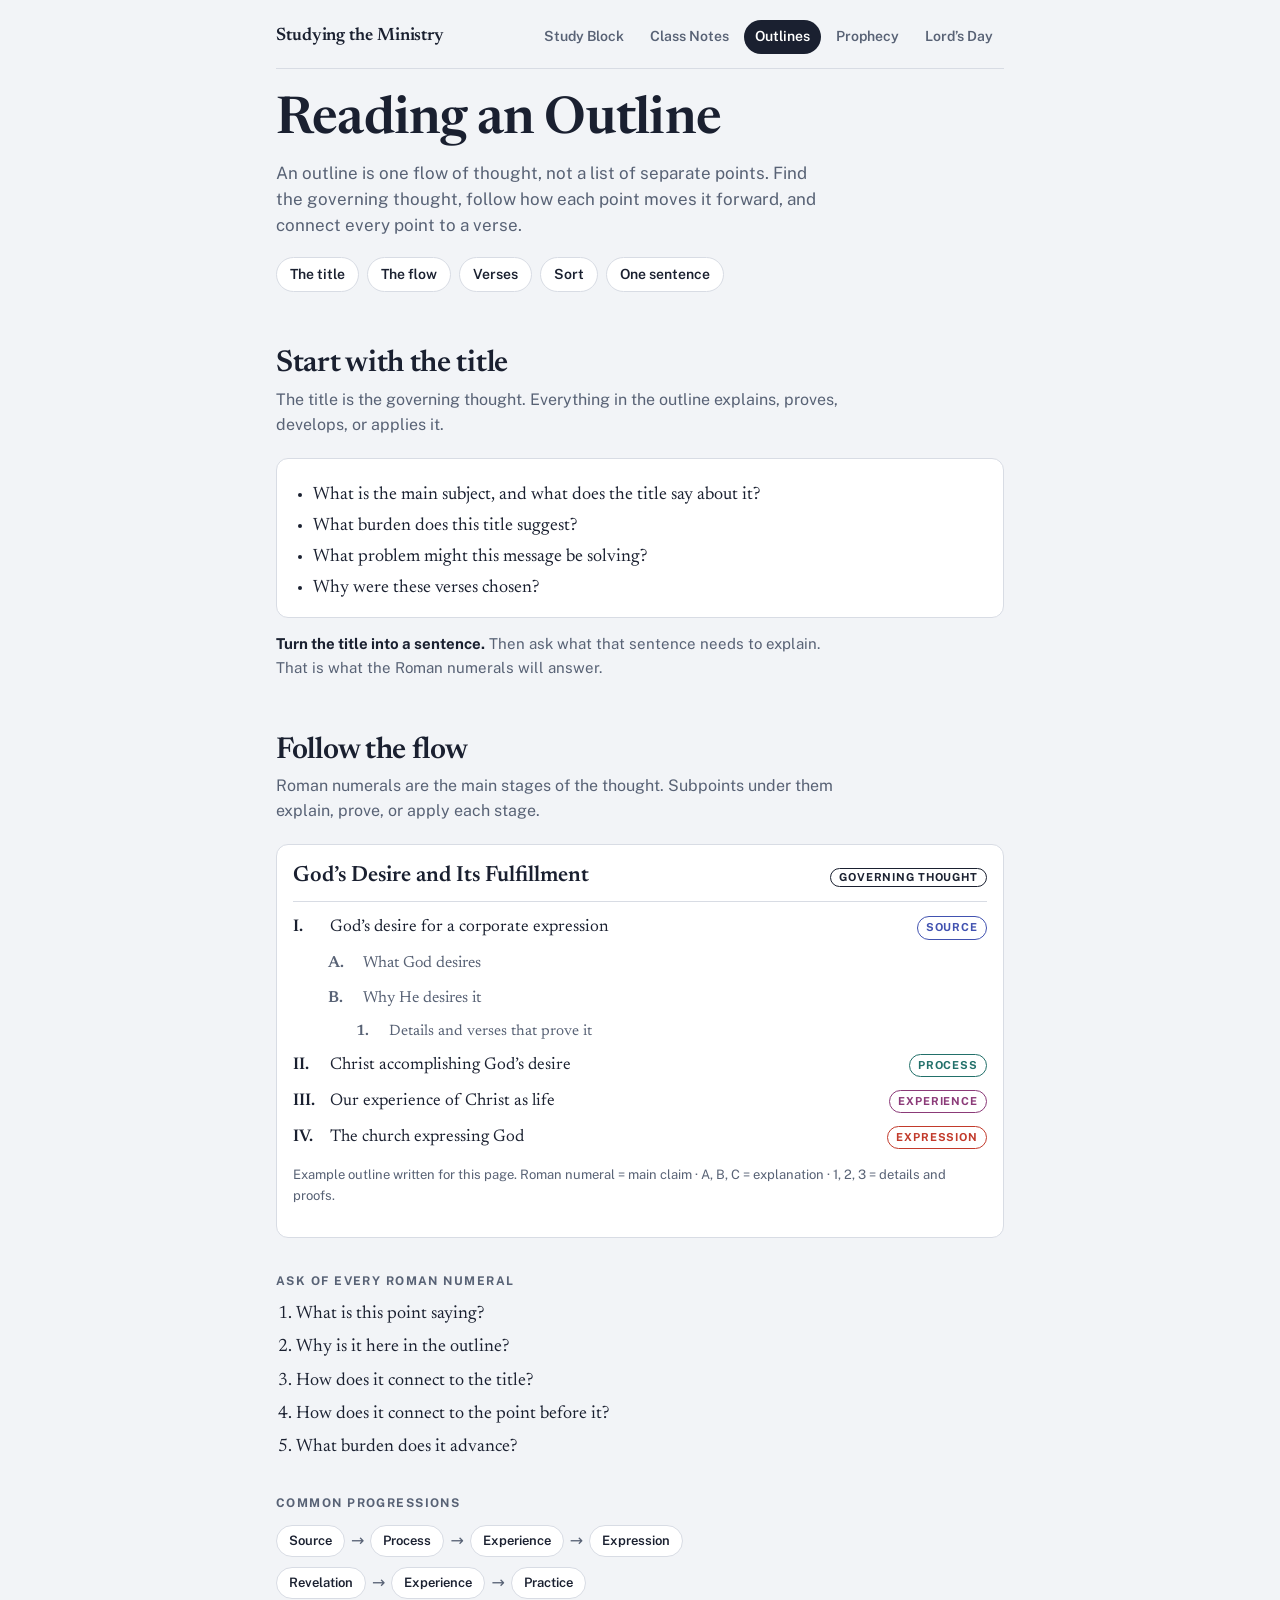
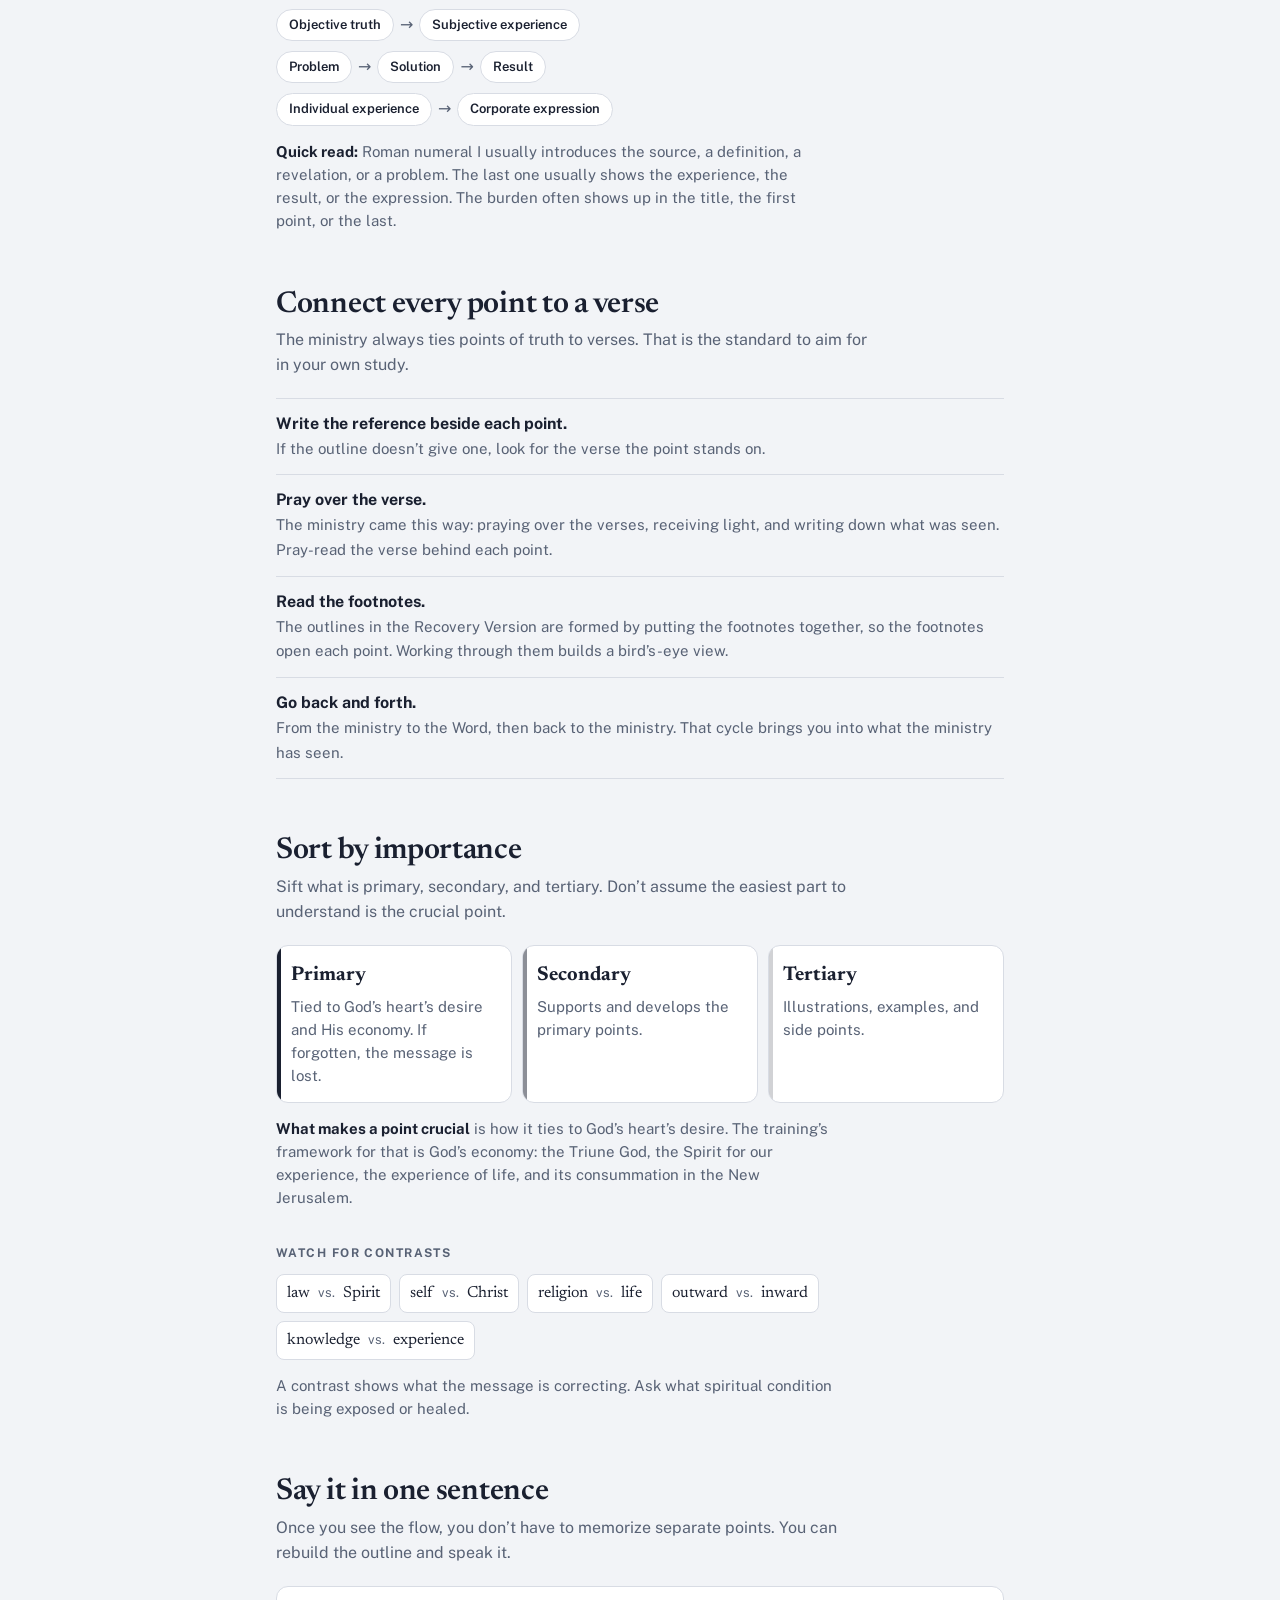
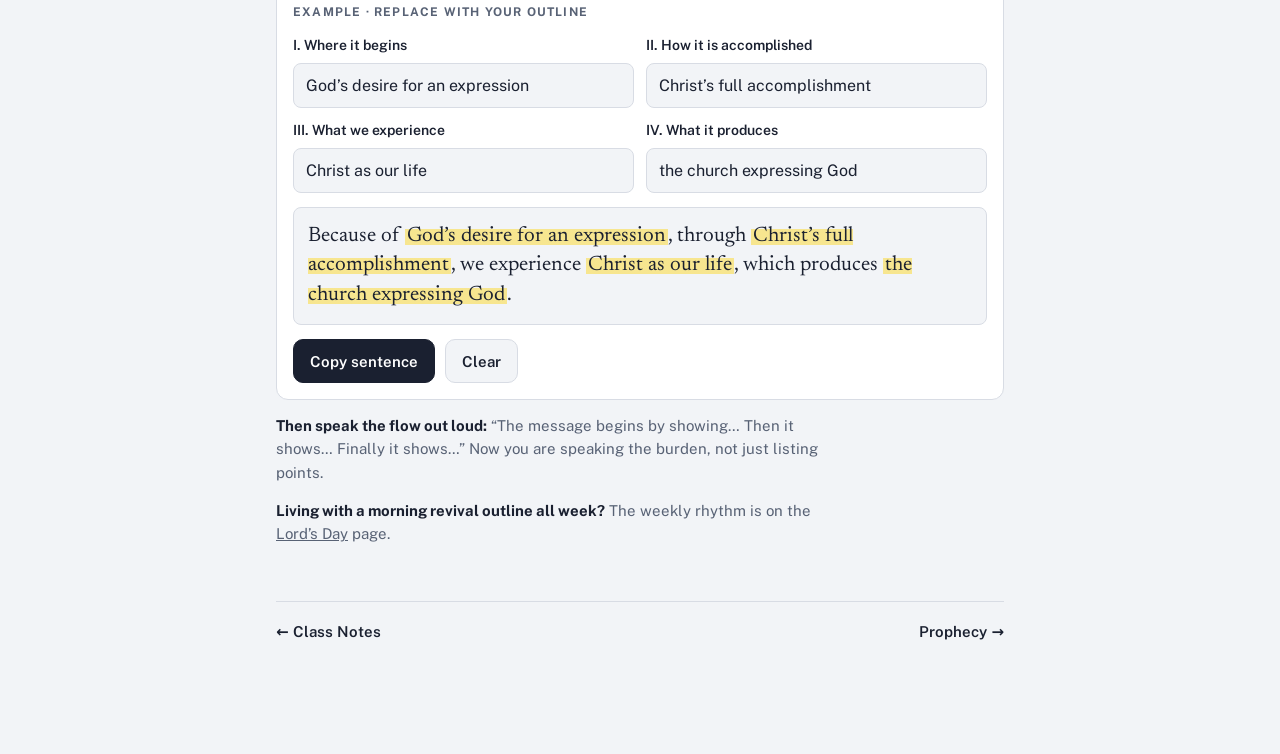
<file: outlines.html>
<!doctype html>
<html lang="en">
<head>
<meta charset="utf-8">
<meta name="viewport" content="width=device-width, initial-scale=1, viewport-fit=cover">
<title>Reading an Outline</title>
<meta name="claude:viewport-fit-sides" content="cover">
<link rel="preconnect" href="https://fonts.googleapis.com">
<link rel="preconnect" href="https://fonts.gstatic.com" crossorigin>
<link rel="stylesheet" href="https://fonts.googleapis.com/css2?family=Caveat:wght@500;700&family=Newsreader:ital,opsz,wght@0,6..72,400;0,6..72,600;1,6..72,400&family=Public+Sans:wght@400;500;600;700&display=swap">
<link rel="stylesheet" href="site.css">
<link rel="manifest" href="manifest.webmanifest">
<link rel="apple-touch-icon" href="icons/apple-touch-icon.png">
<link rel="icon" type="image/png" href="icons/icon-192.png">
<meta name="apple-mobile-web-app-title" content="Ministry">
<meta name="theme-color" content="#F2F4F7" media="(prefers-color-scheme: light)">
<meta name="theme-color" content="#11141B" media="(prefers-color-scheme: dark)">
<style>
/* Annotated outline: each line carries its role in the flow, read like a printed outline with margin labels. */
.outline { background: var(--sheet); border: 1px solid var(--rule); border-radius: 12px; padding: 18px 16px; font-family: var(--font-display); }
.outline .t { font-size: 22px; font-weight: 600; line-height: 1.2; display: flex; justify-content: space-between; gap: 10px; align-items: baseline; flex-wrap: wrap; padding-bottom: 12px; margin-bottom: 8px; border-bottom: 1px solid var(--rule); }
.ol-row { display: grid; grid-template-columns: minmax(0, 1fr) auto; gap: 10px; align-items: baseline; padding: 6px 0; }
.ol-row .txt { font-size: 17px; line-height: 1.4; min-width: 0; }
.ol-row .num { display: inline-block; min-width: 2.2em; font-weight: 600; }
.lv2 .txt { padding-left: 2.2em; color: var(--muted); font-size: 16px; }
.lv3 .txt { padding-left: 4.2em; color: var(--muted); font-size: 15px; }
.role { font-family: var(--font-body); font-size: 11px; font-weight: 700; letter-spacing: .08em; text-transform: uppercase; padding: 2px 8px; border-radius: 999px; border: 1px solid var(--c, var(--rule)); color: var(--c, var(--muted)); white-space: nowrap; }
.r-src { --c: var(--priestly); }
.r-proc { --c: var(--study); }
.r-exp { --c: var(--scribal); }
.r-expr { --c: var(--pen); }
.r-gov { --c: var(--ink); }
.ol-cap { font-family: var(--font-body); font-size: 13px; color: var(--muted); margin-top: 10px; }

.progs { display: grid; gap: 10px; }
.progs .flowrow span { font-size: 13px; }

.tiers { display: grid; grid-template-columns: repeat(3, minmax(0, 1fr)); gap: 10px; }
.tier { background: var(--sheet); border: 1px solid var(--rule); border-radius: 12px; padding: 14px; position: relative; overflow: hidden; }
.tier::before { content: ""; position: absolute; left: 0; top: 0; bottom: 0; width: 4px; background: var(--ink); opacity: var(--o); }
.tier h4 { margin: 0 0 4px; font-family: var(--font-display); font-size: 20px; }
.tier p { margin: 0; color: var(--muted); font-size: 15px; }
@media (max-width: 600px) { .tiers { grid-template-columns: 1fr; } }

.contrasts { display: flex; flex-wrap: wrap; gap: 8px; margin-top: 10px; }
.contrasts span { font-family: var(--font-display); font-size: 16px; background: var(--sheet); border: 1px solid var(--rule); border-radius: 8px; padding: 6px 10px; }
.contrasts i { font-style: normal; color: var(--muted); font-family: var(--font-body); font-size: 13px; margin: 0 4px; }

.builder { background: var(--sheet); border: 1px solid var(--rule); border-radius: 12px; padding: 16px; display: grid; gap: 14px; }
.builder .inputs { display: grid; grid-template-columns: repeat(2, minmax(0, 1fr)); gap: 12px; }
@media (max-width: 560px) { .builder .inputs { grid-template-columns: 1fr; } }
.sentence { font-family: var(--font-display); font-size: 21px; line-height: 1.4; padding: 14px; border-radius: 8px; background: var(--paper); border: 1px solid var(--rule); }
.sentence em { font-style: normal; background: linear-gradient(transparent 16%, var(--hl-y) 16%, var(--hl-y) 90%, transparent 90%); padding: 0 2px; }
.builder .row { display: flex; gap: 10px; align-items: center; flex-wrap: wrap; }
.tag-ex { font-size: 12px; font-weight: 700; letter-spacing: .1em; text-transform: uppercase; color: var(--muted); }
.copied { font-size: 14px; color: var(--study); font-weight: 600; }
</style>
</head>
<body>
<div class="wrap">
  <nav class="site-nav" aria-label="Site">
    <a class="brand" href="index.html">Studying the Ministry</a>
    <ul>
      <li><a href="index.html">Study Block</a></li>
      <li><a href="class-notes.html">Class Notes</a></li>
      <li><a href="outlines.html" aria-current="page">Outlines</a></li>
      <li><a href="prophecy.html">Prophecy</a></li>
      <li><a href="lords-day.html">Lord’s Day</a></li>
    </ul>
  </nav>

  <header>
    <h1>Reading an Outline</h1>
    <p class="lede">An outline is one flow of thought, not a list of separate points. Find the governing thought, follow how each point moves it forward, and connect every point to a verse.</p>
    <nav class="jump" aria-label="Sections">
      <a href="#title">The title</a>
      <a href="#flow">The flow</a>
      <a href="#verses">Verses</a>
      <a href="#sort">Sort</a>
      <a href="#sentence">One sentence</a>
    </nav>
  </header>

  <section id="title">
    <h2>Start with the title</h2>
    <p class="section-lede">The title is the governing thought. Everything in the outline explains, proves, develops, or applies it.</p>
    <div class="card">
      <ul class="qlist">
        <li>What is the main subject, and what does the title say about it?</li>
        <li>What burden does this title suggest?</li>
        <li>What problem might this message be solving?</li>
        <li>Why were these verses chosen?</li>
      </ul>
    </div>
    <p class="note"><b>Turn the title into a sentence.</b> Then ask what that sentence needs to explain. That is what the Roman numerals will answer.</p>
  </section>

  <section id="flow">
    <h2>Follow the flow</h2>
    <p class="section-lede">Roman numerals are the main stages of the thought. Subpoints under them explain, prove, or apply each stage.</p>

    <div class="outline" aria-label="Example outline with the role of each point">
      <div class="t"><span>God’s Desire and Its Fulfillment</span><span class="role r-gov">Governing thought</span></div>
      <div class="ol-row"><span class="txt"><span class="num">I.</span>God’s desire for a corporate expression</span><span class="role r-src">Source</span></div>
      <div class="ol-row lv2"><span class="txt"><span class="num">A.</span>What God desires</span><span></span></div>
      <div class="ol-row lv2"><span class="txt"><span class="num">B.</span>Why He desires it</span><span></span></div>
      <div class="ol-row lv3"><span class="txt"><span class="num">1.</span>Details and verses that prove it</span><span></span></div>
      <div class="ol-row"><span class="txt"><span class="num">II.</span>Christ accomplishing God’s desire</span><span class="role r-proc">Process</span></div>
      <div class="ol-row"><span class="txt"><span class="num">III.</span>Our experience of Christ as life</span><span class="role r-exp">Experience</span></div>
      <div class="ol-row"><span class="txt"><span class="num">IV.</span>The church expressing God</span><span class="role r-expr">Expression</span></div>
      <p class="ol-cap">Example outline written for this page. Roman numeral = main claim · A, B, C = explanation · 1, 2, 3 = details and proofs.</p>
    </div>

    <h3>Ask of every Roman numeral</h3>
    <ol class="qlist">
      <li>What is this point saying?</li>
      <li>Why is it here in the outline?</li>
      <li>How does it connect to the title?</li>
      <li>How does it connect to the point before it?</li>
      <li>What burden does it advance?</li>
    </ol>

    <h3>Common progressions</h3>
    <div class="progs">
      <div class="flowrow"><span>Source</span><i>→</i><span>Process</span><i>→</i><span>Experience</span><i>→</i><span>Expression</span></div>
      <div class="flowrow"><span>Revelation</span><i>→</i><span>Experience</span><i>→</i><span>Practice</span></div>
      <div class="flowrow"><span>Objective truth</span><i>→</i><span>Subjective experience</span></div>
      <div class="flowrow"><span>Problem</span><i>→</i><span>Solution</span><i>→</i><span>Result</span></div>
      <div class="flowrow"><span>Individual experience</span><i>→</i><span>Corporate expression</span></div>
    </div>
    <p class="note"><b>Quick read:</b> Roman numeral I usually introduces the source, a definition, a revelation, or a problem. The last one usually shows the experience, the result, or the expression. The burden often shows up in the title, the first point, or the last.</p>
  </section>

  <section id="verses">
    <h2>Connect every point to a verse</h2>
    <p class="section-lede">The ministry always ties points of truth to verses. That is the standard to aim for in your own study.</p>
    <ul class="rows">
      <li><b>Write the reference beside each point.</b><span>If the outline doesn’t give one, look for the verse the point stands on.</span></li>
      <li><b>Pray over the verse.</b><span>The ministry came this way: praying over the verses, receiving light, and writing down what was seen. Pray-read the verse behind each point.</span></li>
      <li><b>Read the footnotes.</b><span>The outlines in the Recovery Version are formed by putting the footnotes together, so the footnotes open each point. Working through them builds a bird’s-eye view.</span></li>
      <li><b>Go back and forth.</b><span>From the ministry to the Word, then back to the ministry. That cycle brings you into what the ministry has seen.</span></li>
    </ul>
  </section>

  <section id="sort">
    <h2>Sort by importance</h2>
    <p class="section-lede">Sift what is primary, secondary, and tertiary. Don’t assume the easiest part to understand is the crucial point.</p>
    <div class="tiers">
      <div class="tier" style="--o:1"><h4>Primary</h4><p>Tied to God’s heart’s desire and His economy. If forgotten, the message is lost.</p></div>
      <div class="tier" style="--o:.5"><h4>Secondary</h4><p>Supports and develops the primary points.</p></div>
      <div class="tier" style="--o:.2"><h4>Tertiary</h4><p>Illustrations, examples, and side points.</p></div>
    </div>
    <p class="note"><b>What makes a point crucial</b> is how it ties to God’s heart’s desire. The training’s framework for that is God’s economy: the Triune God, the Spirit for our experience, the experience of life, and its consummation in the New Jerusalem.</p>
    <h3>Watch for contrasts</h3>
    <div class="contrasts">
      <span>law <i>vs.</i> Spirit</span>
      <span>self <i>vs.</i> Christ</span>
      <span>religion <i>vs.</i> life</span>
      <span>outward <i>vs.</i> inward</span>
      <span>knowledge <i>vs.</i> experience</span>
    </div>
    <p class="note">A contrast shows what the message is correcting. Ask what spiritual condition is being exposed or healed.</p>
  </section>

  <section id="sentence">
    <h2>Say it in one sentence</h2>
    <p class="section-lede">Once you see the flow, you don’t have to memorize separate points. You can rebuild the outline and speak it.</p>
    <div class="builder">
      <div class="row"><span class="tag-ex" id="exTag">Example · replace with your outline</span></div>
      <div class="inputs">
        <div class="field"><label for="f1">I. Where it begins</label><input id="f1" type="text" value="God’s desire for an expression"></div>
        <div class="field"><label for="f2">II. How it is accomplished</label><input id="f2" type="text" value="Christ’s full accomplishment"></div>
        <div class="field"><label for="f3">III. What we experience</label><input id="f3" type="text" value="Christ as our life"></div>
        <div class="field"><label for="f4">IV. What it produces</label><input id="f4" type="text" value="the church expressing God"></div>
      </div>
      <div class="sentence" id="flowSentence" aria-live="polite"></div>
      <div class="row">
        <button type="button" class="btn primary" id="copyBtn">Copy sentence</button>
        <button type="button" class="btn" id="clearBtn">Clear</button>
        <span class="copied" id="copied" hidden>Copied</span>
      </div>
    </div>
    <p class="note"><b>Then speak the flow out loud:</b> “The message begins by showing… Then it shows… Finally it shows…” Now you are speaking the burden, not just listing points.</p>
    <p class="note"><b>Living with a morning revival outline all week?</b> The weekly rhythm is on the <a href="lords-day.html">Lord’s Day</a> page.</p>
  </section>

  <div class="pagefoot">
    <a href="class-notes.html">← Class Notes</a>
    <a href="prophecy.html">Prophecy →</a>
  </div>
</div>

<script>
(function () {
  "use strict";
  var KEY = "stm-outline-sentence-v1";
  var ids = ["f1", "f2", "f3", "f4"];
  var inputs = ids.map(function (id) { return document.getElementById(id); });
  var out = document.getElementById("flowSentence");
  var exTag = document.getElementById("exTag");
  var copied = document.getElementById("copied");
  var defaults = inputs.map(function (i) { return i.value; });

  try {
    var saved = JSON.parse(localStorage.getItem(KEY) || "null");
    if (Array.isArray(saved) && saved.length === 4) {
      inputs.forEach(function (inp, i) { inp.value = typeof saved[i] === "string" ? saved[i] : ""; });
    }
  } catch (e) {}

  function part(v, ph) {
    var em = document.createElement("em");
    em.textContent = v.trim() || ph;
    return em;
  }
  function plain() {
    var v = inputs.map(function (i) { return i.value.trim() || "…"; });
    return "Because of " + v[0] + ", through " + v[1] + ", we experience " + v[2] + ", which produces " + v[3] + ".";
  }
  function render() {
    out.textContent = "";
    var ph = ["the source", "the process", "the experience", "the expression"];
    out.appendChild(document.createTextNode("Because of "));
    out.appendChild(part(inputs[0].value, ph[0]));
    out.appendChild(document.createTextNode(", through "));
    out.appendChild(part(inputs[1].value, ph[1]));
    out.appendChild(document.createTextNode(", we experience "));
    out.appendChild(part(inputs[2].value, ph[2]));
    out.appendChild(document.createTextNode(", which produces "));
    out.appendChild(part(inputs[3].value, ph[3]));
    out.appendChild(document.createTextNode("."));
    var isExample = inputs.every(function (inp, i) { return inp.value === defaults[i]; });
    exTag.hidden = !isExample;
  }
  function save() {
    try { localStorage.setItem(KEY, JSON.stringify(inputs.map(function (i) { return i.value; }))); } catch (e) {}
  }
  inputs.forEach(function (inp) {
    inp.addEventListener("input", function () { copied.hidden = true; render(); save(); });
  });
  document.getElementById("clearBtn").addEventListener("click", function () {
    inputs.forEach(function (i) { i.value = ""; });
    copied.hidden = true; render(); save(); inputs[0].focus();
  });
  document.getElementById("copyBtn").addEventListener("click", function () {
    var text = plain();
    function fallback() {
      var r = document.createRange(); r.selectNodeContents(out);
      var s = window.getSelection(); s.removeAllRanges(); s.addRange(r);
      copied.textContent = "Selected — copy it from here"; copied.hidden = false;
    }
    try {
      navigator.clipboard.writeText(text).then(function () {
        copied.textContent = "Copied"; copied.hidden = false;
      }, fallback);
    } catch (e) { fallback(); }
  });
  render();
})();
</script>
<script>
if ("serviceWorker" in navigator) navigator.serviceWorker.register("sw.js").catch(function () {});
</script>
</body>
</html>
</file>
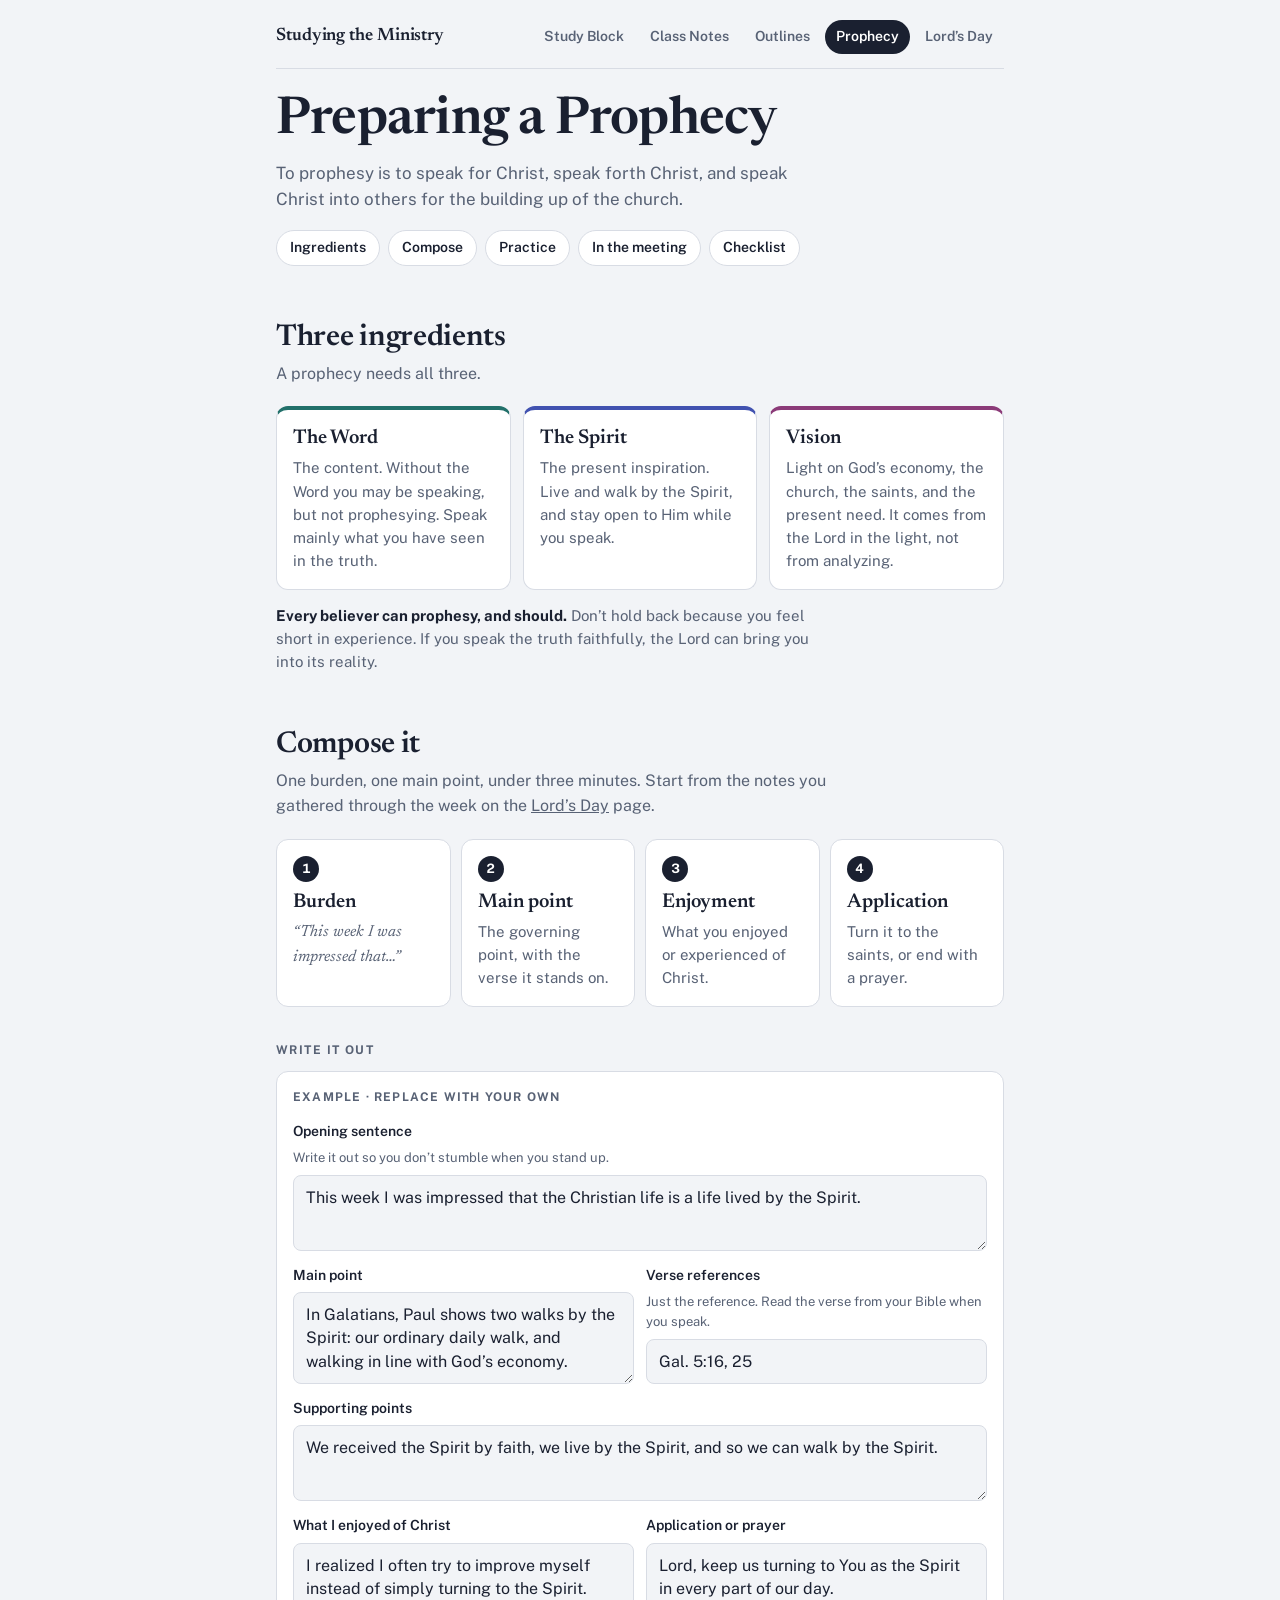
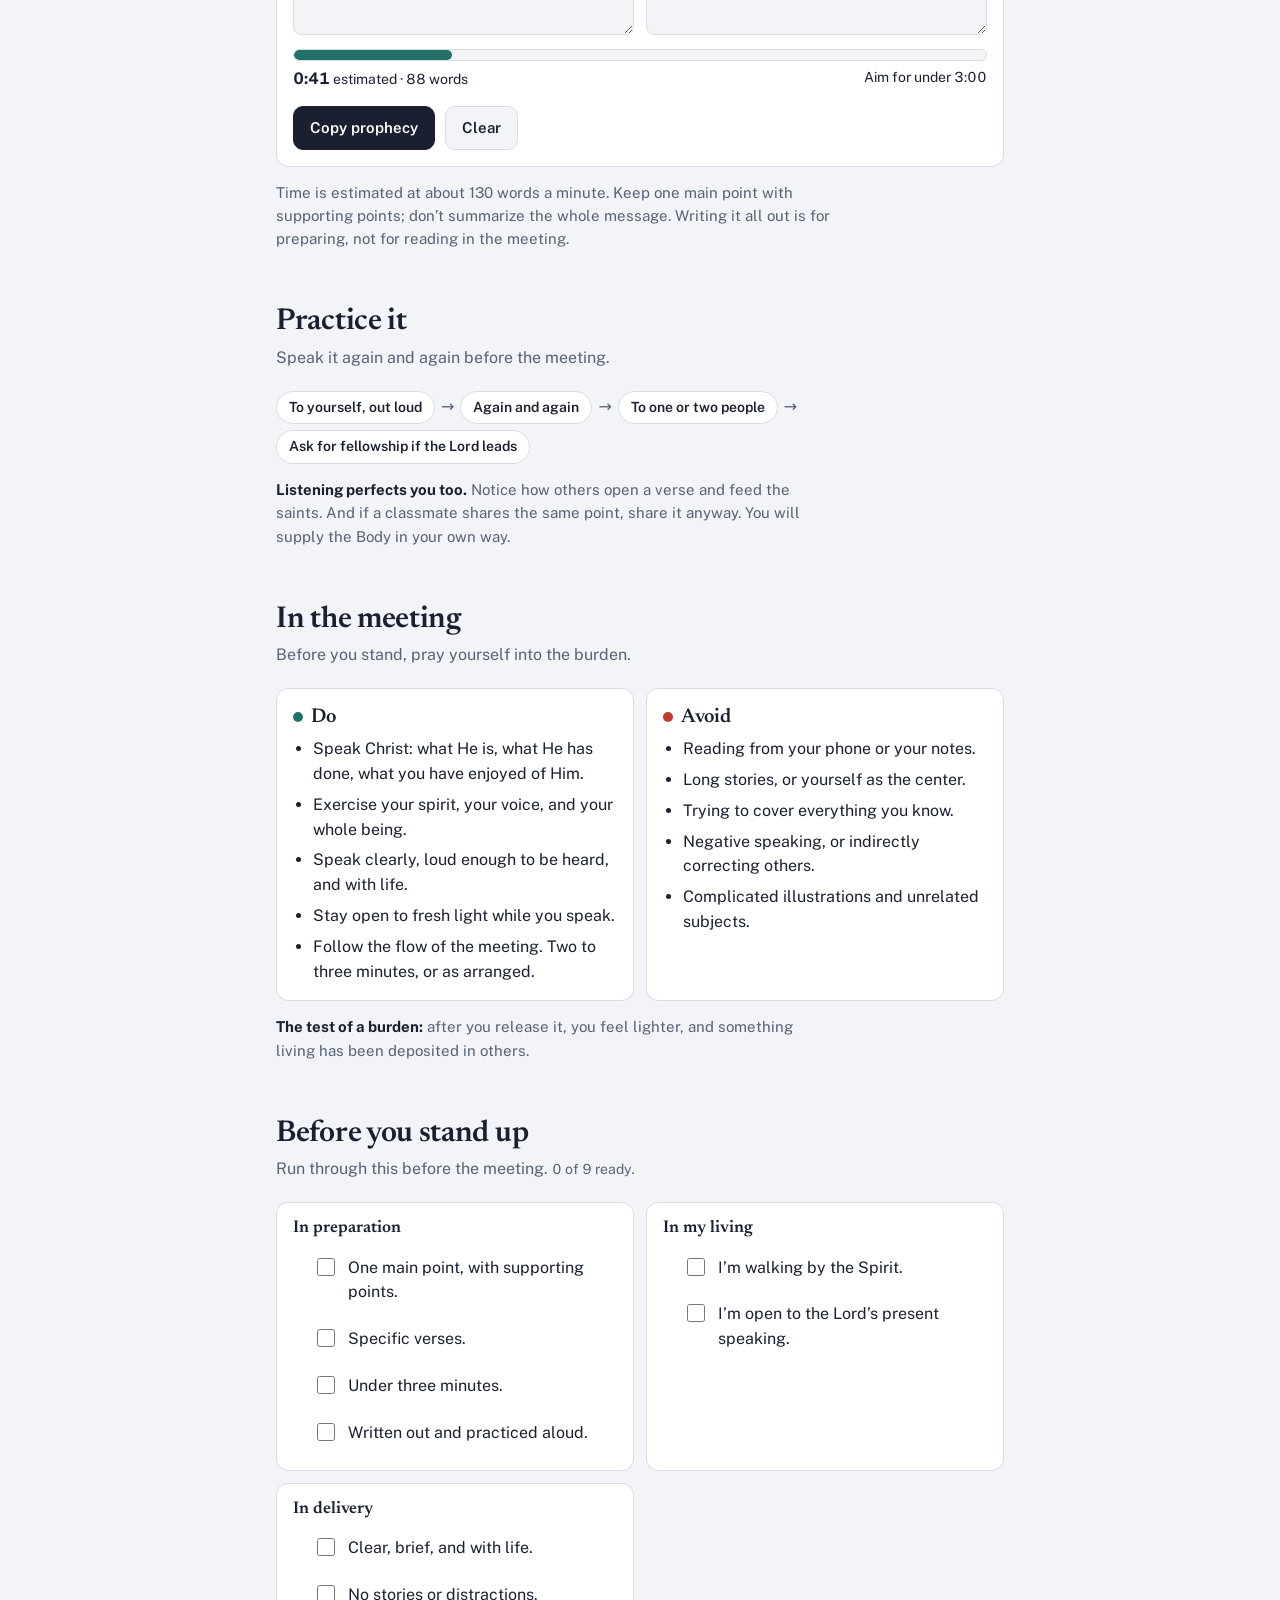
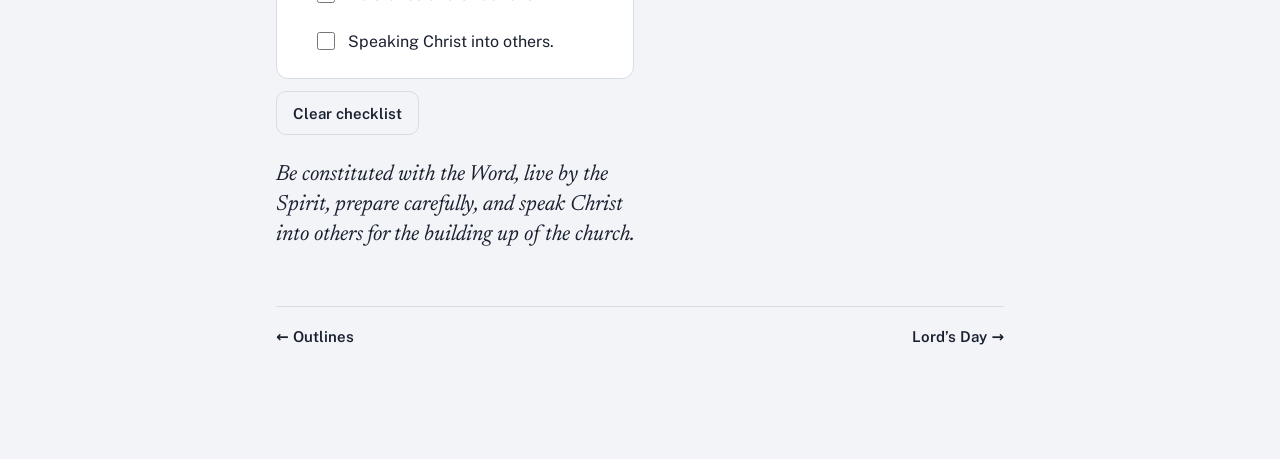
<file: prophecy.html>
<!doctype html>
<html lang="en">
<head>
<meta charset="utf-8">
<meta name="viewport" content="width=device-width, initial-scale=1, viewport-fit=cover">
<title>Preparing a Prophecy</title>
<meta name="claude:viewport-fit-sides" content="cover">
<link rel="preconnect" href="https://fonts.googleapis.com">
<link rel="preconnect" href="https://fonts.gstatic.com" crossorigin>
<link rel="stylesheet" href="https://fonts.googleapis.com/css2?family=Caveat:wght@500;700&family=Newsreader:ital,opsz,wght@0,6..72,400;0,6..72,600;1,6..72,400&family=Public+Sans:wght@400;500;600;700&display=swap">
<link rel="stylesheet" href="site.css">
<link rel="manifest" href="manifest.webmanifest">
<link rel="apple-touch-icon" href="icons/apple-touch-icon.png">
<link rel="icon" type="image/png" href="icons/icon-192.png">
<meta name="apple-mobile-web-app-title" content="Ministry">
<meta name="theme-color" content="#F2F4F7" media="(prefers-color-scheme: light)">
<meta name="theme-color" content="#11141B" media="(prefers-color-scheme: dark)">
<style>
/* Prophecy page: ingredients, a builder with a three-minute meter, practice, delivery, and a checklist. The week of preparation lives on the Lord's Day page. */
.ing { border-top: 4px solid var(--c); }
.ing.w { --c: var(--study); }
.ing.s { --c: var(--priestly); }
.ing.v { --c: var(--scribal); }

.shape { display: grid; grid-template-columns: repeat(4, minmax(0, 1fr)); gap: 10px; }
.shape .card p.say { font-family: var(--font-display); font-style: italic; font-size: 16px; margin-top: 6px; color: var(--muted); }
@media (max-width: 680px) { .shape { grid-template-columns: repeat(2, minmax(0, 1fr)); } }
@media (max-width: 420px) { .shape { grid-template-columns: 1fr; } }

.builder { background: var(--sheet); border: 1px solid var(--rule); border-radius: 12px; padding: 16px; display: grid; gap: 14px; }
.builder .two { display: grid; grid-template-columns: repeat(2, minmax(0, 1fr)); gap: 12px; }
@media (max-width: 560px) { .builder .two { grid-template-columns: 1fr; } }
.tag-ex { font-size: 12px; font-weight: 700; letter-spacing: .1em; text-transform: uppercase; color: var(--muted); }
.meter { display: grid; gap: 6px; }
.meter .track { position: relative; height: 12px; border-radius: 999px; background: var(--paper); border: 1px solid var(--rule); overflow: hidden; }
.meter .fill { position: absolute; inset: 0 auto 0 0; width: 0; background: var(--study); border-radius: 999px; }
.meter.over .fill { background: var(--pen); }
.meter .read { display: flex; justify-content: space-between; gap: 10px; flex-wrap: wrap; font-size: 14px; font-variant-numeric: tabular-nums; }
.meter .read b { font-size: 16px; }
.meter .warn { color: var(--pen); font-weight: 600; }
.brow { display: flex; gap: 10px; align-items: center; flex-wrap: wrap; }
.copied { font-size: 14px; color: var(--study); font-weight: 600; }

.doavoid { display: grid; grid-template-columns: repeat(2, minmax(0, 1fr)); gap: 12px; }
.doavoid .card h4 { display: flex; align-items: center; gap: 8px; }
.doavoid .card h4::before { content: ""; width: 10px; height: 10px; border-radius: 50%; background: var(--c); }
.doavoid .do { --c: var(--study); }
.doavoid .avoid { --c: var(--pen); }
@media (max-width: 560px) { .doavoid { grid-template-columns: 1fr; } }

.clist { display: grid; grid-template-columns: repeat(2, minmax(0, 1fr)); gap: 12px; }
@media (max-width: 560px) { .clist { grid-template-columns: 1fr; } }
.clist .card h4 { font-size: 17px; }
.progress { font-size: 14px; color: var(--muted); font-variant-numeric: tabular-nums; }

.burdenline { margin-top: 26px; font-family: var(--font-display); font-style: italic; font-size: 22px; line-height: 1.35; max-width: 36ch; text-wrap: balance; }
</style>
</head>
<body>
<div class="wrap">
  <nav class="site-nav" aria-label="Site">
    <a class="brand" href="index.html">Studying the Ministry</a>
    <ul>
      <li><a href="index.html">Study Block</a></li>
      <li><a href="class-notes.html">Class Notes</a></li>
      <li><a href="outlines.html">Outlines</a></li>
      <li><a href="prophecy.html" aria-current="page">Prophecy</a></li>
      <li><a href="lords-day.html">Lord’s Day</a></li>
    </ul>
  </nav>

  <header>
    <h1>Preparing a Prophecy</h1>
    <p class="lede">To prophesy is to speak for Christ, speak forth Christ, and speak Christ into others for the building up of the church.</p>
    <nav class="jump" aria-label="Sections">
      <a href="#ingredients">Ingredients</a>
      <a href="#compose">Compose</a>
      <a href="#practice">Practice</a>
      <a href="#meeting">In the meeting</a>
      <a href="#checklist">Checklist</a>
    </nav>
  </header>

  <section id="ingredients">
    <h2>Three ingredients</h2>
    <p class="section-lede">A prophecy needs all three.</p>
    <div class="grid3">
      <div class="card ing w"><h4>The Word</h4><p class="muted">The content. Without the Word you may be speaking, but not prophesying. Speak mainly what you have seen in the truth.</p></div>
      <div class="card ing s"><h4>The Spirit</h4><p class="muted">The present inspiration. Live and walk by the Spirit, and stay open to Him while you speak.</p></div>
      <div class="card ing v"><h4>Vision</h4><p class="muted">Light on God’s economy, the church, the saints, and the present need. It comes from the Lord in the light, not from analyzing.</p></div>
    </div>
    <p class="note"><b>Every believer can prophesy, and should.</b> Don’t hold back because you feel short in experience. If you speak the truth faithfully, the Lord can bring you into its reality.</p>
  </section>

  <section id="compose">
    <h2>Compose it</h2>
    <p class="section-lede">One burden, one main point, under three minutes. Start from the notes you gathered through the week on the <a href="lords-day.html#morning">Lord’s Day</a> page.</p>
    <div class="shape">
      <div class="card"><span class="stepnum">1</span><h4>Burden</h4><p class="say">“This week I was impressed that…”</p></div>
      <div class="card"><span class="stepnum">2</span><h4>Main point</h4><p class="muted">The governing point, with the verse it stands on.</p></div>
      <div class="card"><span class="stepnum">3</span><h4>Enjoyment</h4><p class="muted">What you enjoyed or experienced of Christ.</p></div>
      <div class="card"><span class="stepnum">4</span><h4>Application</h4><p class="muted">Turn it to the saints, or end with a prayer.</p></div>
    </div>

    <h3>Write it out</h3>
    <div class="builder">
      <div class="brow"><span class="tag-ex" id="exTag">Example · replace with your own</span></div>
      <div class="field"><label for="p1">Opening sentence</label><span class="hint">Write it out so you don’t stumble when you stand up.</span><textarea id="p1" rows="2">This week I was impressed that the Christian life is a life lived by the Spirit.</textarea></div>
      <div class="two">
        <div class="field"><label for="p2">Main point</label><textarea id="p2" rows="3">In Galatians, Paul shows two walks by the Spirit: our ordinary daily walk, and walking in line with God’s economy.</textarea></div>
        <div class="field"><label for="p3">Verse references</label><span class="hint">Just the reference. Read the verse from your Bible when you speak.</span><input id="p3" type="text" value="Gal. 5:16, 25"></div>
      </div>
      <div class="field"><label for="p4">Supporting points</label><textarea id="p4" rows="2">We received the Spirit by faith, we live by the Spirit, and so we can walk by the Spirit.</textarea></div>
      <div class="two">
        <div class="field"><label for="p5">What I enjoyed of Christ</label><textarea id="p5" rows="3">I realized I often try to improve myself instead of simply turning to the Spirit.</textarea></div>
        <div class="field"><label for="p6">Application or prayer</label><textarea id="p6" rows="3">Lord, keep us turning to You as the Spirit in every part of our day.</textarea></div>
      </div>
      <div class="meter" id="meter">
        <div class="track"><div class="fill" id="fill"></div></div>
        <div class="read"><span><b id="time">0:00</b> estimated · <span id="words">0</span> words</span><span id="limit">Aim for under 3:00</span></div>
      </div>
      <div class="brow">
        <button type="button" class="btn primary" id="copyBtn">Copy prophecy</button>
        <button type="button" class="btn" id="clearBtn">Clear</button>
        <span class="copied" id="copied" hidden>Copied</span>
      </div>
    </div>
    <p class="note">Time is estimated at about 130 words a minute. Keep one main point with supporting points; don’t summarize the whole message. Writing it all out is for preparing, not for reading in the meeting.</p>
  </section>

  <section id="practice">
    <h2>Practice it</h2>
    <p class="section-lede">Speak it again and again before the meeting.</p>
    <div class="flowrow"><span>To yourself, out loud</span><i>→</i><span>Again and again</span><i>→</i><span>To one or two people</span><i>→</i><span>Ask for fellowship if the Lord leads</span></div>
    <p class="note"><b>Listening perfects you too.</b> Notice how others open a verse and feed the saints. And if a classmate shares the same point, share it anyway. You will supply the Body in your own way.</p>
  </section>

  <section id="meeting">
    <h2>In the meeting</h2>
    <p class="section-lede">Before you stand, pray yourself into the burden.</p>
    <div class="doavoid">
      <div class="card do"><h4>Do</h4>
        <ul>
          <li>Speak Christ: what He is, what He has done, what you have enjoyed of Him.</li>
          <li>Exercise your spirit, your voice, and your whole being.</li>
          <li>Speak clearly, loud enough to be heard, and with life.</li>
          <li>Stay open to fresh light while you speak.</li>
          <li>Follow the flow of the meeting. Two to three minutes, or as arranged.</li>
        </ul>
      </div>
      <div class="card avoid"><h4>Avoid</h4>
        <ul>
          <li>Reading from your phone or your notes.</li>
          <li>Long stories, or yourself as the center.</li>
          <li>Trying to cover everything you know.</li>
          <li>Negative speaking, or indirectly correcting others.</li>
          <li>Complicated illustrations and unrelated subjects.</li>
        </ul>
      </div>
    </div>
    <p class="note"><b>The test of a burden:</b> after you release it, you feel lighter, and something living has been deposited in others.</p>
  </section>

  <section id="checklist">
    <h2>Before you stand up</h2>
    <p class="section-lede">Run through this before the meeting. <span class="progress" id="progress"></span></p>
    <div class="clist" id="clist">
      <div class="card"><h4>In preparation</h4><ul class="ticks">
        <li><label><input type="checkbox" id="c5"> One main point, with supporting points.</label></li>
        <li><label><input type="checkbox" id="c6"> Specific verses.</label></li>
        <li><label><input type="checkbox" id="c7"> Under three minutes.</label></li>
        <li><label><input type="checkbox" id="c8"> Written out and practiced aloud.</label></li>
      </ul></div>
      <div class="card"><h4>In my living</h4><ul class="ticks">
        <li><label><input type="checkbox" id="c9"> I’m walking by the Spirit.</label></li>
        <li><label><input type="checkbox" id="c10"> I’m open to the Lord’s present speaking.</label></li>
      </ul></div>
      <div class="card"><h4>In delivery</h4><ul class="ticks">
        <li><label><input type="checkbox" id="c11"> Clear, brief, and with life.</label></li>
        <li><label><input type="checkbox" id="c12"> No stories or distractions.</label></li>
        <li><label><input type="checkbox" id="c13"> Speaking Christ into others.</label></li>
      </ul></div>
    </div>
    <div class="brow" style="margin-top:12px"><button type="button" class="btn" id="resetChecks">Clear checklist</button></div>
    <p class="burdenline">Be constituted with the Word, live by the Spirit, prepare carefully, and speak Christ into others for the building up of the church.</p>
  </section>

  <div class="pagefoot">
    <a href="outlines.html">← Outlines</a>
    <a href="lords-day.html">Lord’s Day →</a>
  </div>
</div>

<script>
(function () {
  "use strict";
  var WPM = 130, LIMIT = 180;
  var KEY = "stm-prophecy-draft-v1", CKEY = "stm-prophecy-checks-v1";
  var ids = ["p1", "p2", "p3", "p4", "p5", "p6"];
  var f = ids.map(function (id) { return document.getElementById(id); });
  var defaults = f.map(function (el) { return el.value; });
  var $ = function (id) { return document.getElementById(id); };

  try {
    var saved = JSON.parse(localStorage.getItem(KEY) || "null");
    if (Array.isArray(saved) && saved.length === f.length) {
      f.forEach(function (el, i) { el.value = typeof saved[i] === "string" ? saved[i] : ""; });
    }
  } catch (e) {}

  function assemble() {
    var v = f.map(function (el) { return el.value.trim(); });
    var main = v[1] + (v[2] ? (v[1] ? " (" + v[2] + ")" : v[2]) : "");
    return [v[0], main, v[3], v[4], v[5]].filter(Boolean).join("\n\n");
  }
  function update() {
    var text = assemble();
    var words = text ? text.split(/\s+/).filter(Boolean).length : 0;
    var secs = Math.round(words / WPM * 60);
    $("words").textContent = words;
    $("time").textContent = Math.floor(secs / 60) + ":" + String(secs % 60).padStart(2, "0");
    $("fill").style.width = Math.min(100, secs / LIMIT * 100) + "%";
    var over = secs > LIMIT;
    $("meter").classList.toggle("over", over);
    $("limit").textContent = over ? "Over three minutes. Trim to one main point." : "Aim for under 3:00";
    $("limit").className = over ? "warn" : "";
    $("exTag").hidden = !f.every(function (el, i) { return el.value === defaults[i]; });
  }
  function save() {
    try { localStorage.setItem(KEY, JSON.stringify(f.map(function (el) { return el.value; }))); } catch (e) {}
  }
  f.forEach(function (el) { el.addEventListener("input", function () { $("copied").hidden = true; update(); save(); }); });
  $("clearBtn").addEventListener("click", function () {
    f.forEach(function (el) { el.value = ""; });
    $("copied").hidden = true; update(); save(); f[0].focus();
  });
  $("copyBtn").addEventListener("click", function () {
    var text = assemble();
    function fallback() {
      $("copied").textContent = "Couldn’t copy here. Select the fields and copy them yourself.";
      $("copied").hidden = false;
    }
    try {
      navigator.clipboard.writeText(text).then(function () {
        $("copied").textContent = "Copied"; $("copied").hidden = false;
      }, fallback);
    } catch (e) { fallback(); }
  });

  // Checklist
  var boxes = Array.prototype.slice.call(document.querySelectorAll("#clist input[type=checkbox]"));
  try {
    var cs = JSON.parse(localStorage.getItem(CKEY) || "null");
    if (cs && typeof cs === "object") boxes.forEach(function (b) { b.checked = !!cs[b.id]; });
  } catch (e) {}
  function progress() {
    var n = boxes.filter(function (b) { return b.checked; }).length;
    $("progress").textContent = n + " of " + boxes.length + " ready.";
  }
  function saveChecks() {
    var o = {}; boxes.forEach(function (b) { o[b.id] = b.checked; });
    try { localStorage.setItem(CKEY, JSON.stringify(o)); } catch (e) {}
  }
  boxes.forEach(function (b) { b.addEventListener("change", function () { progress(); saveChecks(); }); });
  $("resetChecks").addEventListener("click", function () { boxes.forEach(function (b) { b.checked = false; }); progress(); saveChecks(); });

  update(); progress();
})();
</script>
<script>
if ("serviceWorker" in navigator) navigator.serviceWorker.register("sw.js").catch(function () {});
</script>
</body>
</html>
</file>
<file: site.css>
/* Studying the Ministry — shared styles for every page.
   Layout: one reading column like a marked study page; a slim site menu on top. */
:root {
  --paper: #F2F4F7;
  --sheet: #FFFFFF;
  --ink: #1A2030;
  --muted: #586275;
  --rule: #D8DCE4;
  --pen: #C23A2B;
  --priestly: #4152B0;
  --study: #22706A;
  --scribal: #8B3A78;
  --hl-y: rgba(255, 210, 0, .42);
  --hl-b: rgba(56, 150, 255, .26);
  --hl-p: rgba(255, 80, 155, .28);
  --font-display: "Newsreader", Georgia, "Times New Roman", serif;
  --font-body: "Public Sans", system-ui, -apple-system, "Segoe UI", sans-serif;
  --font-hand: "Caveat", "Segoe Print", "Bradley Hand", cursive;
}
@media (prefers-color-scheme: dark) {
  :root:not([data-theme="light"]) {
    --paper: #11141B; --sheet: #191D27; --ink: #E6E9F0; --muted: #9BA4B6; --rule: #2B3141; --pen: #FF8274;
    --priestly: #95A2FF; --study: #5CC4B9; --scribal: #E592CF;
    --hl-y: rgba(255, 210, 0, .30); --hl-b: rgba(90, 170, 255, .30); --hl-p: rgba(255, 110, 175, .32);
    color-scheme: dark;
  }
}
:root[data-theme="dark"] {
  --paper: #11141B; --sheet: #191D27; --ink: #E6E9F0; --muted: #9BA4B6; --rule: #2B3141; --pen: #FF8274;
  --priestly: #95A2FF; --study: #5CC4B9; --scribal: #E592CF;
  --hl-y: rgba(255, 210, 0, .30); --hl-b: rgba(90, 170, 255, .30); --hl-p: rgba(255, 110, 175, .32);
  color-scheme: dark;
}

[hidden] { display: none !important; }
* { box-sizing: border-box; }
:root { padding-top: env(safe-area-inset-top, 0px); padding-bottom: env(safe-area-inset-bottom, 0px); }
body { margin: 0; background: var(--paper); color: var(--ink); font-family: var(--font-body); font-size: 16px; line-height: 1.55; }
img { max-width: 100%; }
a { color: inherit; }
.sr { position: absolute; width: 1px; height: 1px; overflow: hidden; clip: rect(0 0 0 0); white-space: nowrap; }
button:focus-visible, a:focus-visible, input:focus-visible, textarea:focus-visible { outline: 2px solid var(--priestly); outline-offset: 2px; }

.wrap {
  max-width: 760px; margin: 0 auto;
  padding-left: max(16px, env(safe-area-inset-left, 0px));
  padding-right: max(16px, env(safe-area-inset-right, 0px));
  padding-block: 20px 110px;
}

/* Site menu */
.site-nav { display: flex; align-items: center; justify-content: space-between; gap: 10px 16px; flex-wrap: wrap; padding-bottom: 14px; margin-bottom: 26px; border-bottom: 1px solid var(--rule); }
.brand { font-family: var(--font-display); font-weight: 600; font-size: 18px; text-decoration: none; letter-spacing: -.005em; }
.site-nav ul { display: flex; gap: 4px; flex-wrap: wrap; list-style: none; margin: 0; padding: 0; }
.site-nav ul a { display: block; font-size: 14px; font-weight: 600; text-decoration: none; color: var(--muted); padding: 6px 11px; border-radius: 999px; }
.site-nav ul a:hover { color: var(--ink); background: var(--sheet); }
.site-nav ul a[aria-current="page"] { color: var(--sheet); background: var(--ink); }

/* Type */
h1 { font-family: var(--font-display); font-weight: 600; font-size: clamp(36px, 8vw, 52px); line-height: 1.02; margin: 0 0 12px; letter-spacing: -.015em; text-wrap: balance; }
.lede { color: var(--muted); max-width: 56ch; margin: 0; font-size: 17px; }
nav.jump { display: flex; gap: 8px; flex-wrap: wrap; margin-top: 18px; }
nav.jump a { font-size: 14px; font-weight: 600; text-decoration: none; padding: 6px 13px; border: 1px solid var(--rule); border-radius: 999px; background: var(--sheet); }
nav.jump a:hover { border-color: var(--muted); }
section { margin-top: 56px; scroll-margin-top: 16px; }
h2 { font-family: var(--font-display); font-weight: 600; font-size: 30px; line-height: 1.12; margin: 0 0 6px; text-wrap: balance; letter-spacing: -.01em; }
.section-lede { color: var(--muted); margin: 0 0 20px; max-width: 60ch; }
h3 { font-size: 12px; text-transform: uppercase; letter-spacing: .12em; color: var(--muted); font-weight: 700; margin: 34px 0 12px; }
.note { margin-top: 14px; font-size: 15px; color: var(--muted); max-width: 62ch; }
.note b { color: var(--ink); }
.check { margin-top: 14px; padding: 12px 14px; border-left: 3px solid var(--pen); background: var(--sheet); border-radius: 0 8px 8px 0; font-size: 15px; }

/* Cards and grids */
.card { background: var(--sheet); border: 1px solid var(--rule); border-radius: 12px; padding: 16px; min-width: 0; }
.card h4 { margin: 0 0 6px; font-family: var(--font-display); font-size: 20px; font-weight: 600; line-height: 1.2; }
.card p { margin: 0; }
.card .muted, .muted { color: var(--muted); font-size: 15px; }
.card ul, .card ol { margin: 8px 0 0; padding-left: 20px; display: grid; gap: 6px; }
.grid2 { display: grid; grid-template-columns: repeat(2, minmax(0, 1fr)); gap: 12px; }
.grid3 { display: grid; grid-template-columns: repeat(3, minmax(0, 1fr)); gap: 12px; }
@media (max-width: 640px) { .grid3 { grid-template-columns: 1fr; } }
@media (max-width: 560px) { .grid2 { grid-template-columns: 1fr; } }
.stepnum { display: inline-flex; align-items: center; justify-content: center; width: 26px; height: 26px; border-radius: 50%; background: var(--ink); color: var(--sheet); font-weight: 700; font-size: 13px; margin-bottom: 8px; font-variant-numeric: tabular-nums; }

.rows { list-style: none; margin: 0; padding: 0; border-top: 1px solid var(--rule); }
.rows li { padding: 13px 0; border-bottom: 1px solid var(--rule); }
.rows b { display: block; }
.rows span { color: var(--muted); font-size: 15px; }

.qlist { margin: 0; padding-left: 20px; display: grid; gap: 8px; }
.qlist li { font-family: var(--font-display); font-size: 18px; line-height: 1.4; }

/* Flow rows (A → B → C) */
.flowrow { display: flex; flex-wrap: wrap; align-items: center; gap: 6px; }
.flowrow span { background: var(--sheet); border: 1px solid var(--rule); border-radius: 999px; padding: 5px 12px; font-size: 14px; font-weight: 600; }
.flowrow i { font-style: normal; color: var(--muted); }

/* Marks */
.star, .arrow, .qm, .bang { font-family: var(--font-hand); color: var(--pen); font-weight: 700; font-size: 1.3em; line-height: 1; margin: 0 2px; }

/* Buttons and inputs */
.btn { font: 600 15px var(--font-body); border-radius: 10px; padding: 10px 16px; border: 1px solid var(--rule); background: var(--paper); color: var(--ink); cursor: pointer; min-height: 44px; }
.btn.primary { background: var(--ink); color: var(--sheet); border-color: var(--ink); }
.btn:hover { border-color: var(--muted); }
.field { display: grid; gap: 6px; }
.field label { font-weight: 600; font-size: 14px; }
.field .hint { font-size: 13px; color: var(--muted); }
.field input, .field textarea { width: 100%; font: 400 16px/1.45 var(--font-body); color: var(--ink); background: var(--paper); border: 1px solid var(--rule); border-radius: 8px; padding: 10px 12px; }
.field textarea { min-height: 76px; resize: vertical; }

.ticks { list-style: none; margin: 0; padding: 0; display: grid; gap: 2px; }
.ticks label { display: flex; gap: 10px; align-items: flex-start; padding: 8px 0; cursor: pointer; }
.ticks input { width: 18px; height: 18px; margin-top: 2px; flex: none; accent-color: var(--study); }

.pagefoot { margin-top: 56px; padding-top: 18px; border-top: 1px solid var(--rule); display: flex; justify-content: space-between; gap: 12px; flex-wrap: wrap; font-size: 15px; font-weight: 600; }
.pagefoot a { text-decoration: none; }
.pagefoot a:hover { text-decoration: underline; }
</file>
